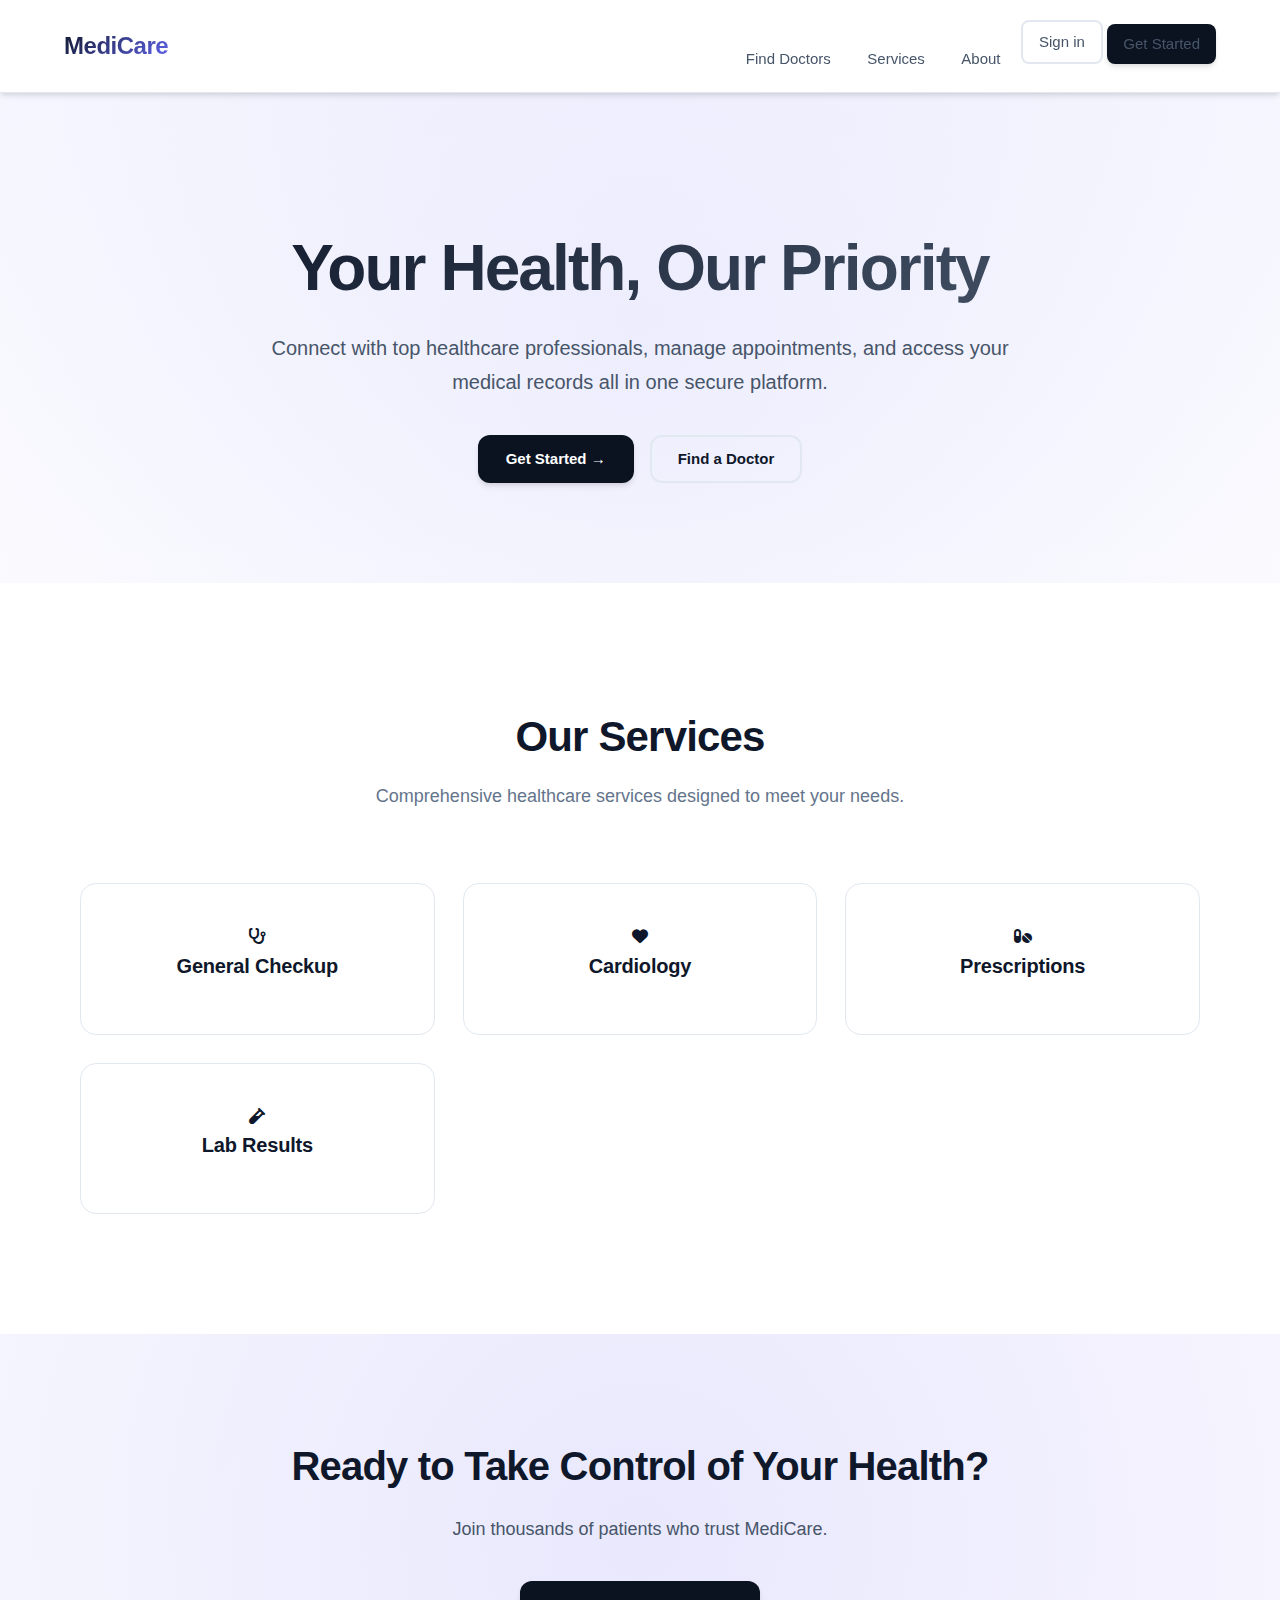
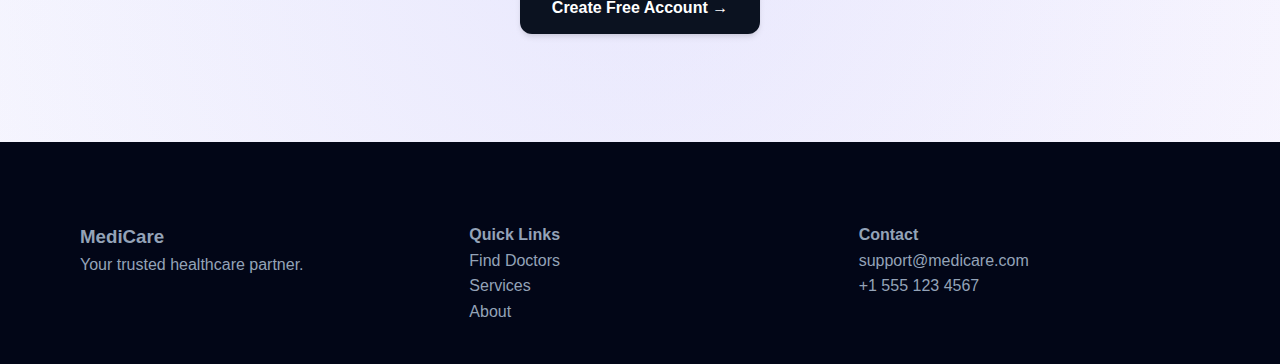
<file: smart-healthcare-frontend/index.html>
<!DOCTYPE html>
<html lang="en">

<head>
  <title>MediCare</title>
  <link rel="stylesheet" href="css/main.css">
  <link rel="stylesheet" href="https://cdnjs.cloudflare.com/ajax/libs/font-awesome/6.4.0/css/all.min.css" />
</head>

<body>

  <nav class="navbar">
    <h2>MediCare</h2>
    <div>
      <a href="#">Find Doctors</a>
      <a href="#">Services</a>
      <a href="#">About</a>
      <a href="login.html" class="btn-outline">Sign in</a>
      <a href="login.html" class="btn-dark">Get Started</a>
    </div>
  </nav>

  <section class="hero">
    <h1>Your Health, Our Priority</h1>
    <p>
      Connect with top healthcare professionals, manage appointments, and access
      your medical records all in one secure platform.
    </p>

    <div class="hero-buttons">
      <a href="login.html" class="btn-dark">Get Started →</a>
      <a href="#" class="btn-outline">Find a Doctor</a>
    </div>
  </section>

  <section class="services">
    <h2>Our Services</h2>
    <p>Comprehensive healthcare services designed to meet your needs.</p>

    <div class="service-grid">
      <div class="card"><i class="fa-solid fa-stethoscope"></i>
        <h3>General Checkup</h3>
      </div>
      <div class="card"><i class="fa-solid fa-heart"></i>
        <h3>Cardiology</h3>
      </div>
      <div class="card"><i class="fa-solid fa-pills"></i>
        <h3>Prescriptions</h3>
      </div>
      <div class="card"><i class="fa-solid fa-vial"></i>
        <h3>Lab Results</h3>
      </div>
    </div>
  </section>

  <section class="cta">
    <h2>Ready to Take Control of Your Health?</h2>
    <p>Join thousands of patients who trust MediCare.</p>
    <a href="login.html" class="btn-dark">Create Free Account →</a>
  </section>

  <footer>
    <div>
      <h3>MediCare</h3>
      <p>Your trusted healthcare partner.</p>
    </div>
    <div>
      <h4>Quick Links</h4>
      <p>Find Doctors</p>
      <p>Services</p>
      <p>About</p>
    </div>
    <div>
      <h4>Contact</h4>
      <p>support@medicare.com</p>
      <p>+1 555 123 4567</p>
    </div>
  </footer>

</body>

</html>
</file>
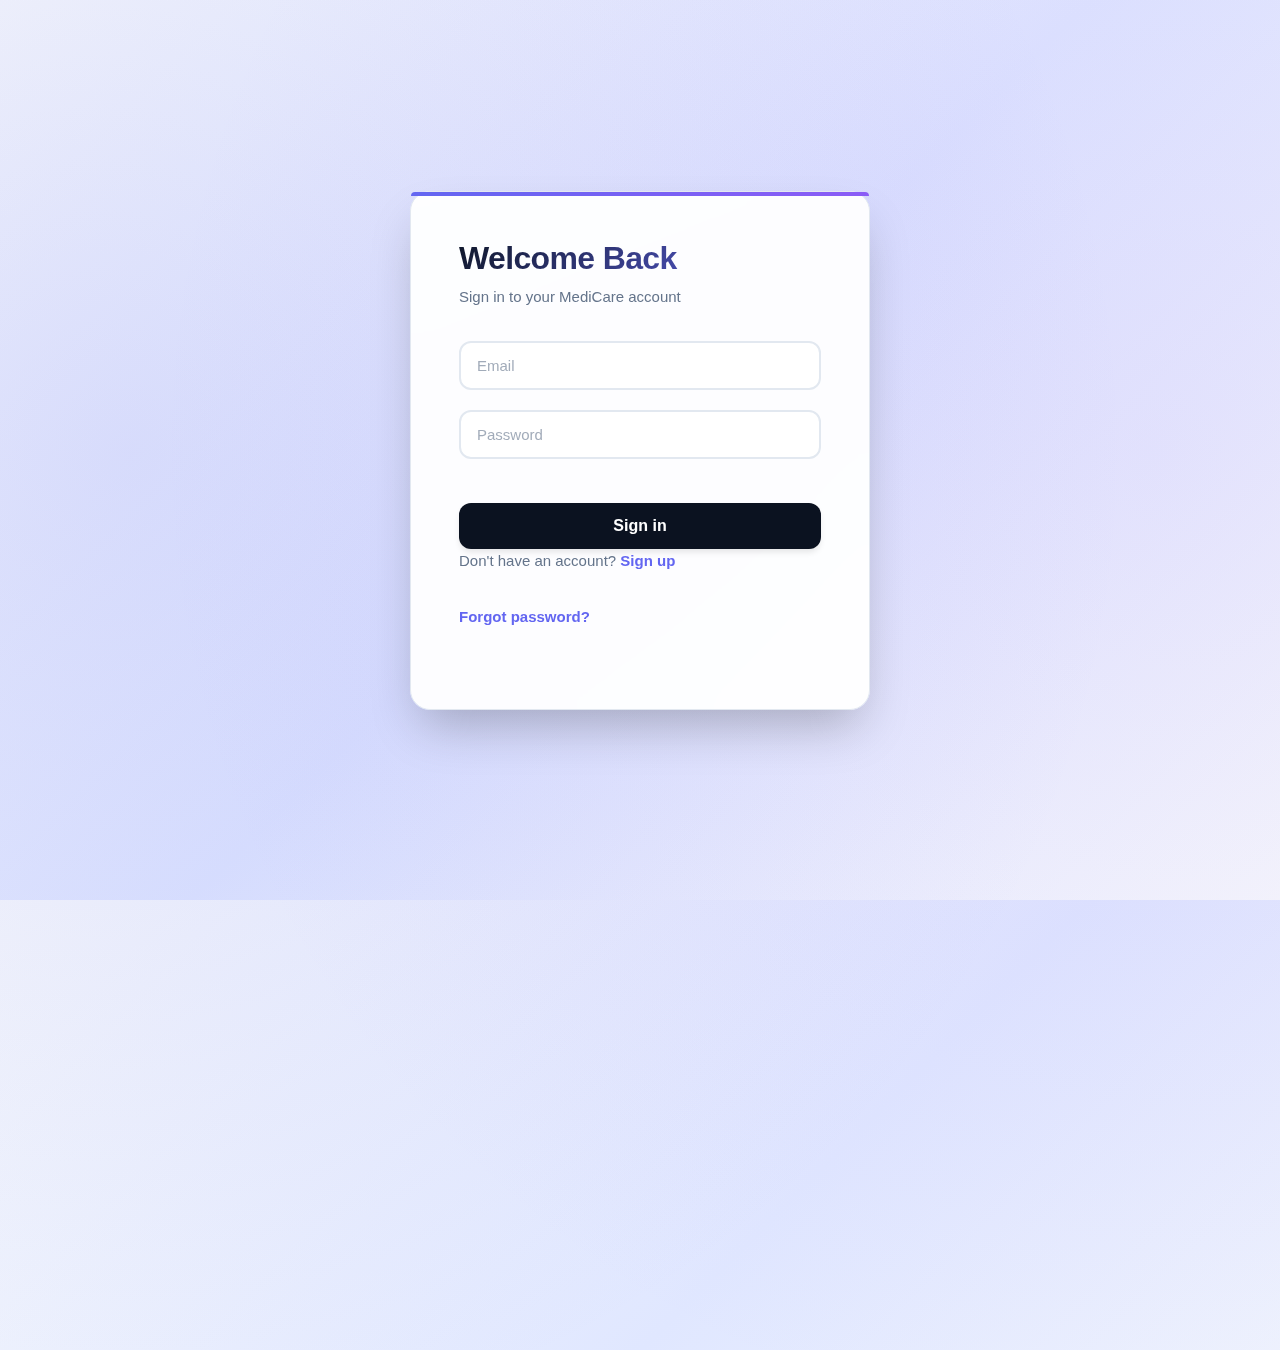
<file: smart-healthcare-frontend/admin-dashboard.html>
<!DOCTYPE html>
<html lang="en">

<head>
  <meta charset="UTF-8" />
  <title>Admin Dashboard | MediCare</title>
  <meta name="viewport" content="width=device-width, initial-scale=1.0" />

  <!-- Main CSS -->
  <link rel="stylesheet" href="css/dashboard.css" />
  <link rel="stylesheet" href="https://cdnjs.cloudflare.com/ajax/libs/font-awesome/6.4.0/css/all.min.css" />

  <!-- Added styles for audit status -->
  <style>
    .valid {
      color: green;
      font-weight: bold;
    }

    .invalid {
      color: red;
      font-weight: bold;
    }

    /* ✅ ADMIN ACTION BUTTONS */
    .admin-btn {
      padding: 6px 10px;
      border: none;
      cursor: pointer;
      border-radius: 4px;
      font-size: 12px;
      margin-right: 5px;
      transition: all 0.2s;
    }

    .admin-btn:hover:not(:disabled) {
      transform: translateY(-2px);
      box-shadow: 0 2px 4px rgba(0, 0, 0, 0.2);
    }

    .admin-btn:disabled {
      opacity: 0.5;
      cursor: not-allowed;
    }

    .delete-btn {
      background: #ff4d4d;
      color: white;
    }

    .delete-btn:hover:not(:disabled) {
      background: #e60000;
    }

    .edit-btn {
      background: #4d79ff;
      color: white;
    }

    .edit-btn:hover:not(:disabled) {
      background: #0040ff;
    }

    .view-btn {
      background: #10b981;
      color: white;
    }

    .view-btn:hover:not(:disabled) {
      background: #059669;
    }

    /* FILTER SECTION */
    .filter-section {
      background: white;
      padding: 1.5rem;
      border-radius: var(--radius-lg);
      margin-bottom: 2rem;
      box-shadow: var(--shadow-sm);
    }

    .filter-group {
      display: flex;
      gap: 1rem;
      flex-wrap: wrap;
      align-items: center;
    }

    .filter-group label {
      font-weight: 600;
      color: var(--text-primary);
    }

    .filter-group select,
    .filter-group input {
      padding: 0.5rem;
      border: 2px solid var(--border-color);
      border-radius: var(--radius-md);
      font-size: 0.9rem;
    }

    .filter-group button {
      padding: 0.5rem 1.5rem;
      background: var(--primary-color);
      color: white;
      border: none;
      border-radius: var(--radius-md);
      font-weight: 600;
      cursor: pointer;
      transition: all 0.2s;
    }

    .filter-group button:hover {
      background: var(--primary-dark);
    }

    /* ENHANCED TABLE */
    .table-section table {
      width: 100%;
      border-collapse: collapse;
      background: white;
      border-radius: var(--radius-lg);
      overflow: hidden;
      box-shadow: var(--shadow-sm);
    }

    .table-section table thead {
      background: linear-gradient(135deg, var(--primary-color), var(--primary-dark));
      color: white;
    }

    .table-section table th {
      padding: 1rem;
      text-align: left;
      font-weight: 600;
    }

    .table-section table td {
      padding: 1rem;
      border-bottom: 1px solid var(--border-color);
    }

    .table-section table tbody tr:hover {
      background: var(--bg-light);
    }

    .table-section table tbody tr:last-child td {
      border-bottom: none;
    }

    /* TABS */
    .tabs {
      display: flex;
      gap: 0.5rem;
      margin-bottom: 2rem;
      border-bottom: 2px solid var(--border-color);
    }

    .tab {
      padding: 1rem 2rem;
      background: none;
      border: none;
      border-bottom: 3px solid transparent;
      cursor: pointer;
      font-weight: 600;
      color: var(--text-secondary);
      transition: all 0.2s;
    }

    .tab:hover {
      color: var(--primary-color);
    }

    .tab.active {
      color: var(--primary-color);
      border-bottom-color: var(--primary-color);
    }

    .tab-content {
      display: none;
    }

    .tab-content.active {
      display: block;
    }

    /* CHARTS SECTION */
    .charts-section {
      display: grid;
      grid-template-columns: repeat(auto-fit, minmax(300px, 1fr));
      gap: 1.5rem;
      margin-bottom: 2rem;
    }

    .chart-card {
      background: white;
      padding: 1.5rem;
      border-radius: var(--radius-lg);
      box-shadow: var(--shadow-sm);
    }

    .chart-card h3 {
      margin-bottom: 1rem;
      color: var(--text-primary);
    }
  </style>
</head>

<body>

  <!-- ================= NAVBAR ================= -->
  <nav class="navbar">
    <div class="navbar-left">
      <h2>MediCare Admin</h2>
      <span class="tagline">System Management Portal</span>
    </div>

    <div class="navbar-right">
      <!-- Notifications -->
      <div class="notifications">
        <span class="notification-icon"><i class="fa-solid fa-bell"></i></span>
        <span class="notification-badge" id="adminNotificationBadge">0</span>
      </div>

      <!-- Profile -->
      <div class="profile-wrapper">
        <div id="profileCircle" class="profile-circle">A</div>

        <div id="profileMenu" class="profile-menu" style="display:none;">
          <div class="profile-info">
            <strong id="profileName">Admin</strong><br>
            <span>Administrator</span>
          </div>

          <hr>

          <a href="#" onclick="viewSystemLogs()">
            <span class="menu-icon"><i class="fa-solid fa-file-lines"></i></span> System Logs
          </a>
          <a href="#" onclick="viewUserManagement()">
            <span class="menu-icon"><i class="fa-solid fa-users"></i></span> User Management
          </a>
          <a href="#" onclick="viewReports()">
            <span class="menu-icon"><i class="fa-solid fa-chart-bar"></i></span> Reports
          </a>
          <a href="#" onclick="openSettings()">
            <span class="menu-icon"><i class="fa-solid fa-cog"></i></span> Settings
          </a>

          <hr>

          <a href="#" onclick="logout()">
            <span class="menu-icon"><i class="fa-solid fa-sign-out-alt"></i></span> Logout
          </a>
        </div>
      </div>
    </div>
  </nav>

  <!-- ================= MAIN DASHBOARD ================= -->
  <main class="dashboard">

    <!-- Header -->
    <section class="dashboard-header">
      <div class="header-content">
        <div>
          <h1>Admin Dashboard</h1>
          <p>System overview and prescription audit</p>
        </div>
        <div class="header-actions">
          <button class="btn-primary" onclick="exportData()">
            <i class="fa-solid fa-file-export"></i> Export Data
          </button>
          <button class="btn-secondary" onclick="refreshDashboard()">
            <i class="fa-solid fa-sync"></i> Refresh
          </button>
        </div>
      </div>
    </section>

    <!-- ================= STATS SECTION ================= -->
    <section class="stats-section">
      <div class="stat-card stat-card-blue">
        <div class="stat-icon"><i class="fa-solid fa-users"></i></div>
        <div class="stat-details">
          <h3 id="users">0</h3>
          <p>Total Users</p>
        </div>
      </div>

      <div class="stat-card stat-card-green">
        <div class="stat-icon"><i class="fa-solid fa-user-md"></i></div>
        <div class="stat-details">
          <h3 id="doctors">0</h3>
          <p>Doctors</p>
        </div>
      </div>

      <div class="stat-card stat-card-orange">
        <div class="stat-icon"><i class="fa-solid fa-user-injured"></i></div>
        <div class="stat-details">
          <h3 id="patients">0</h3>
          <p>Patients</p>
        </div>
      </div>

      <div class="stat-card stat-card-purple">
        <div class="stat-icon"><i class="fa-solid fa-calendar-alt"></i></div>
        <div class="stat-details">
          <h3 id="appointments">0</h3>
          <p>Appointments</p>
        </div>
      </div>
    </section>

    <!-- ================= ADDITIONAL STATS ================= -->
    <section class="charts-section">
      <div class="chart-card">
        <h3><i class="fa-solid fa-chart-bar"></i> Quick Stats</h3>
        <div style="display: flex; flex-direction: column; gap: 0.75rem;">
          <div style="display: flex; justify-content: space-between;">
            <span>Active Prescriptions:</span>
            <strong id="activePrescriptions">0</strong>
          </div>
          <div style="display: flex; justify-content: space-between;">
            <span>Revoked Prescriptions:</span>
            <strong id="revokedPrescriptions" style="color: var(--danger-color);">0</strong>
          </div>
          <div style="display: flex; justify-content: space-between;">
            <span>Invalid Signatures:</span>
            <strong id="invalidSignatures" style="color: var(--accent-orange);">0</strong>
          </div>
        </div>
      </div>

      <div class="chart-card">
        <h3><i class="fa-solid fa-chart-line"></i> Today's Activity</h3>
        <div style="display: flex; flex-direction: column; gap: 0.75rem;">
          <div style="display: flex; justify-content: space-between;">
            <span>New Appointments:</span>
            <strong id="todayAppointments">0</strong>
          </div>
          <div style="display: flex; justify-content: space-between;">
            <span>Completed:</span>
            <strong id="todayCompleted">0</strong>
          </div>
          <div style="display: flex; justify-content: space-between;">
            <span>Cancelled:</span>
            <strong id="todayCancelled">0</strong>
          </div>
        </div>
      </div>

      <div class="chart-card">
        <h3>🔐 System Health</h3>
        <div style="display: flex; flex-direction: column; gap: 0.75rem;">
          <div style="display: flex; justify-content: space-between;">
            <span>System Status:</span>
            <strong style="color: var(--secondary-color);">Online <i class="fa-solid fa-check-circle"></i></strong>
          </div>
          <div style="display: flex; justify-content: space-between;">
            <span>Database:</span>
            <strong style="color: var(--secondary-color);">Connected <i class="fa-solid fa-check-circle"></i></strong>
          </div>
          <div style="display: flex; justify-content: space-between;">
            <span>Last Backup:</span>
            <strong id="lastBackup">Today</strong>
          </div>
        </div>
      </div>
    </section>

    <!-- ================= TABS NAVIGATION ================= -->
    <div class="tabs">
      <button class="tab active" onclick="switchTab('prescriptions')">
        <i class="fa-solid fa-file-invoice"></i> Prescription Audit
      </button>
      <button class="tab" onclick="switchTab('users')">
        <i class="fa-solid fa-users-gear"></i> User Management
      </button>
      <button class="tab" onclick="switchTab('appointments')">
        <i class="fa-solid fa-calendar-check"></i> Appointments
      </button>
      <button class="tab" onclick="switchTab('analytics')">
        <i class="fa-solid fa-chart-pie"></i> Analytics
      </button>
    </div>

    <!-- ================= PRESCRIPTION AUDIT TAB ================= -->
    <div id="prescriptions-tab" class="tab-content active">

      <!-- FILTER SECTION -->
      <div class="filter-section">
        <h3 style="margin-bottom: 1rem;"><i class="fa-solid fa-search"></i> Filter Prescriptions</h3>
        <div class="filter-group">
          <label>Status:</label>
          <select id="filterStatus" onchange="applyFilters()">
            <option value="all">All</option>
            <option value="active">Active</option>
            <option value="revoked">Revoked</option>
            <option value="invalid">Invalid Signature</option>
          </select>

          <label>Date From:</label>
          <input type="date" id="filterDateFrom" onchange="applyFilters()">

          <label>Date To:</label>
          <input type="date" id="filterDateTo" onchange="applyFilters()">

          <button onclick="clearFilters()">Clear Filters</button>
        </div>
      </div>

      <!-- PRESCRIPTION AUDIT TABLE -->
      <section class="table-section">
        <h2>Prescription Audit Log</h2>

        <table>
          <thead>
            <tr>
              <th>Patient</th>
              <th>Doctor</th>
              <th>Date</th>
              <th>Signature</th>
              <th>Status</th>
              <th>Actions</th>
            </tr>
          </thead>

          <tbody id="prescriptionTable">
            <tr>
              <td colspan="6" style="text-align: center;">
                <p class="loading">Loading prescriptions...</p>
              </td>
            </tr>
          </tbody>
        </table>
      </section>
    </div>

    <!-- ================= USER MANAGEMENT TAB ================= -->
    <div id="users-tab" class="tab-content">
      <section class="table-section">
        <h2>User Management</h2>
        <p style="color: var(--text-secondary); margin-bottom: 1rem;">
          Manage system users, roles, and permissions
        </p>
        <div id="userManagementContent">
          <table>
            <thead>
              <tr>
                <th>User Name</th>
                <th>Email</th>
                <th>Role</th>
                <th>Actions</th>
              </tr>
            </thead>
            <tbody id="userTableBody">
              <tr>
                <td colspan="4" style="text-align:center;">Loading users...</td>
              </tr>
            </tbody>
          </table>
        </div>
      </section>
    </div>

    <!-- ================= APPOINTMENTS TAB ================= -->
    <div id="appointments-tab" class="tab-content">
      <section class="table-section">
        <h2>All Appointments</h2>
        <p style="color: var(--text-secondary); margin-bottom: 1rem;">
          View and manage all system appointments
        </p>
        <div id="appointmentsContent">
          <table>
            <thead>
              <tr>
                <th>Patient</th>
                <th>Doctor</th>
                <th>Date / Time</th>
                <th>Status</th>
                <th>Actions</th>
              </tr>
            </thead>
            <tbody id="appointmentTableBody">
              <tr>
                <td colspan="5" style="text-align:center;">Loading appointments...</td>
              </tr>
            </tbody>
          </table>
        </div>
      </section>
    </div>

    <!-- ================= ANALYTICS TAB ================= -->
    <div id="analytics-tab" class="tab-content">
      <section class="table-section">
        <h2>Analytics & Reports</h2>
        <p style="color: var(--text-secondary); margin-bottom: 1rem;">
          System analytics and performance metrics
        </p>
        <div id="analyticsContent">
          <p>Analytics dashboard - Coming soon</p>
        </div>
      </section>
    </div>

  </main>

  <!-- ================= PRESCRIPTION DETAILS MODAL ================= -->
  <div id="prescriptionDetailsModal" class="modal" style="display:none;">
    <div class="modal-content">
      <div class="modal-header">
        <h2>Prescription Details</h2>
        <button class="close-btn" onclick="closePrescriptionDetails()">×</button>
      </div>

      <div style="padding: 2rem;">
        <div id="prescriptionDetailsContent">
          Loading...
        </div>
      </div>
    </div>
  </div>

  <!-- JavaScript -->
  <script src="js/admin-dashboard.js"></script>

  <!-- Fallback if JS is disabled -->
  <noscript>
    <p style="color:red; text-align:center;">
      JavaScript is required to use the Admin Dashboard.
    </p>
  </noscript>

</body>

</html>
</file>
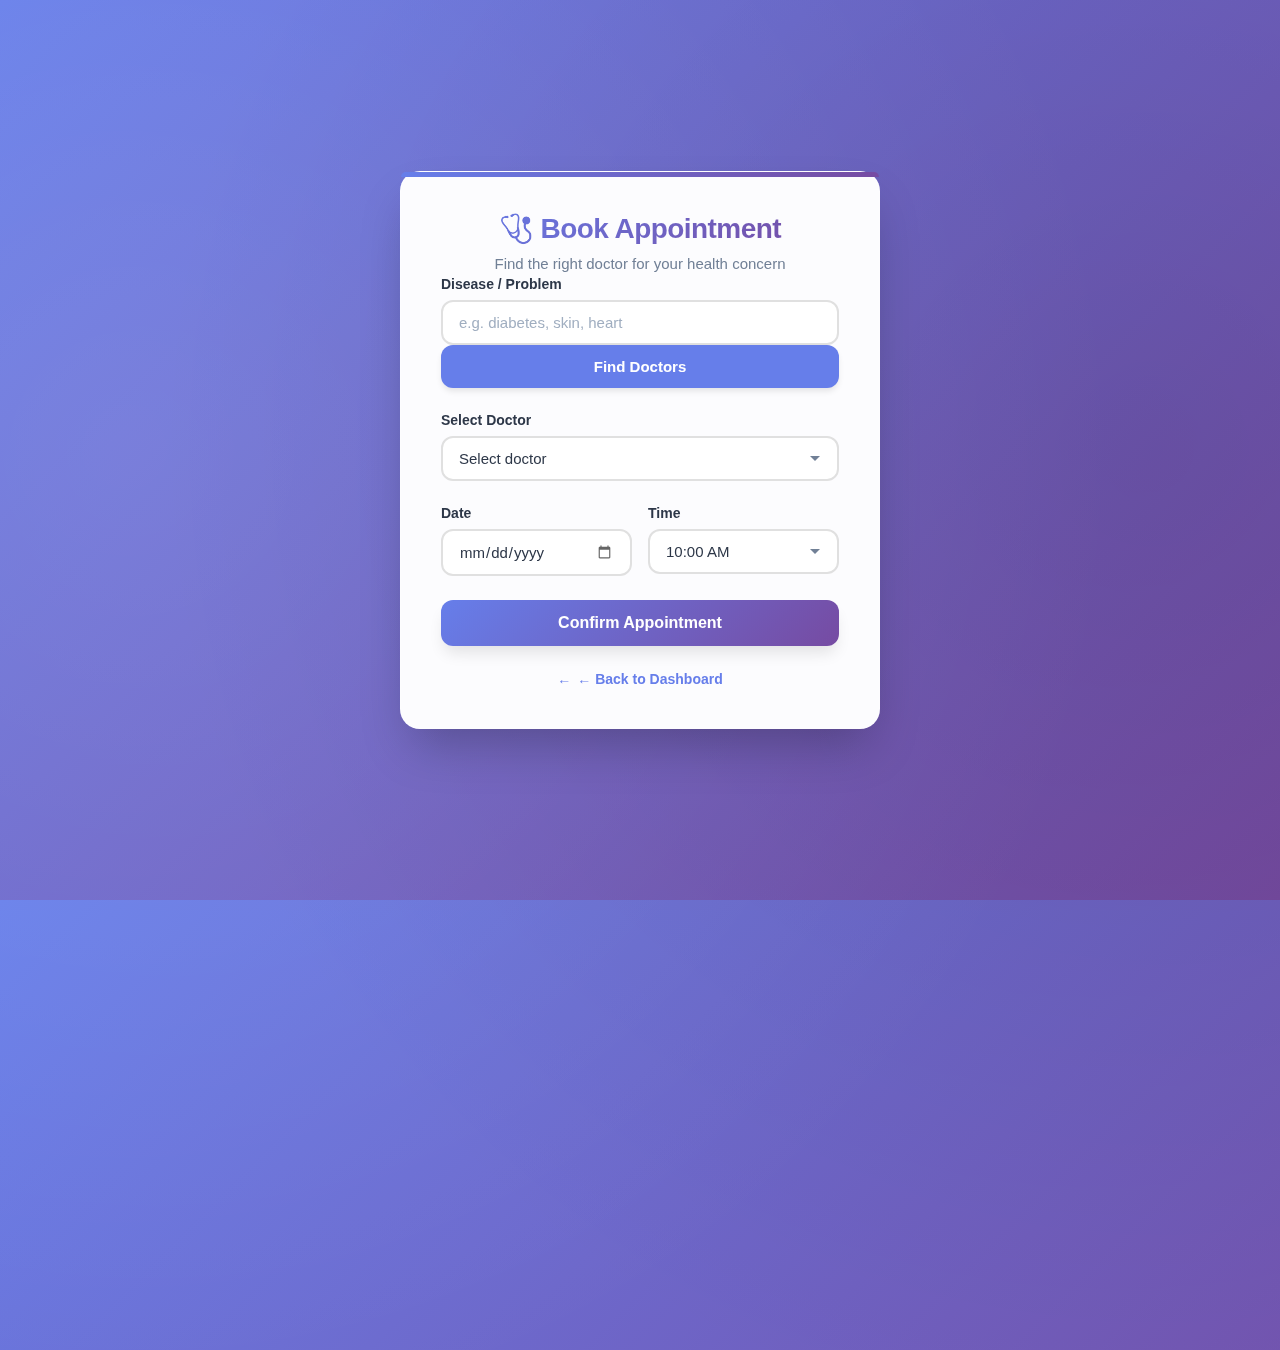
<file: smart-healthcare-frontend/appointment.html>
<!DOCTYPE html>
<html lang="en">

<head>
  <meta charset="UTF-8" />
  <title>Book Appointment</title>
  <link rel="stylesheet" href="css/appointment.css" />
</head>

<body>

  <div class="appointment-container">
    <h2>🩺 Book Appointment</h2>
    <p class="subtitle">Find the right doctor for your health concern</p>

    <div class="form-group">
      <label>Disease / Problem</label>
      <input type="text" id="disease" placeholder="e.g. diabetes, skin, heart" />
      <button type="button" class="btn" onclick="findDoctors()">
        Find Doctors
      </button>
    </div>

    <div class="form-group">
      <label>Select Doctor</label>
      <select id="doctorSelect">
        <option value="">Select doctor</option>
      </select>
    </div>

    <div class="form-row">
      <div class="form-group">
        <label>Date</label>
        <input type="date" id="date" />
      </div>

      <div class="form-group">
        <label>Time</label>
        <select id="time">
          <option value="10:00 AM">10:00 AM</option>
          <option value="11:00 AM">11:00 AM</option>
          <option value="3:00 PM">3:00 PM</option>
          <option value="4:00 PM">4:00 PM</option>
        </select>
      </div>
    </div>

    <!-- ✅ FIXED BUTTON -->
    <button type="button" class="btn-primary" onclick="bookAppointment()">
      Confirm Appointment
    </button>

    <p class="back-link">
      <a href="dashboard.html">← Back to Dashboard</a>
    </p>
  </div>

  <script src="js/config.js"></script>
  <script src="js/appointment.js"></script>
</body>

</html>
</file>
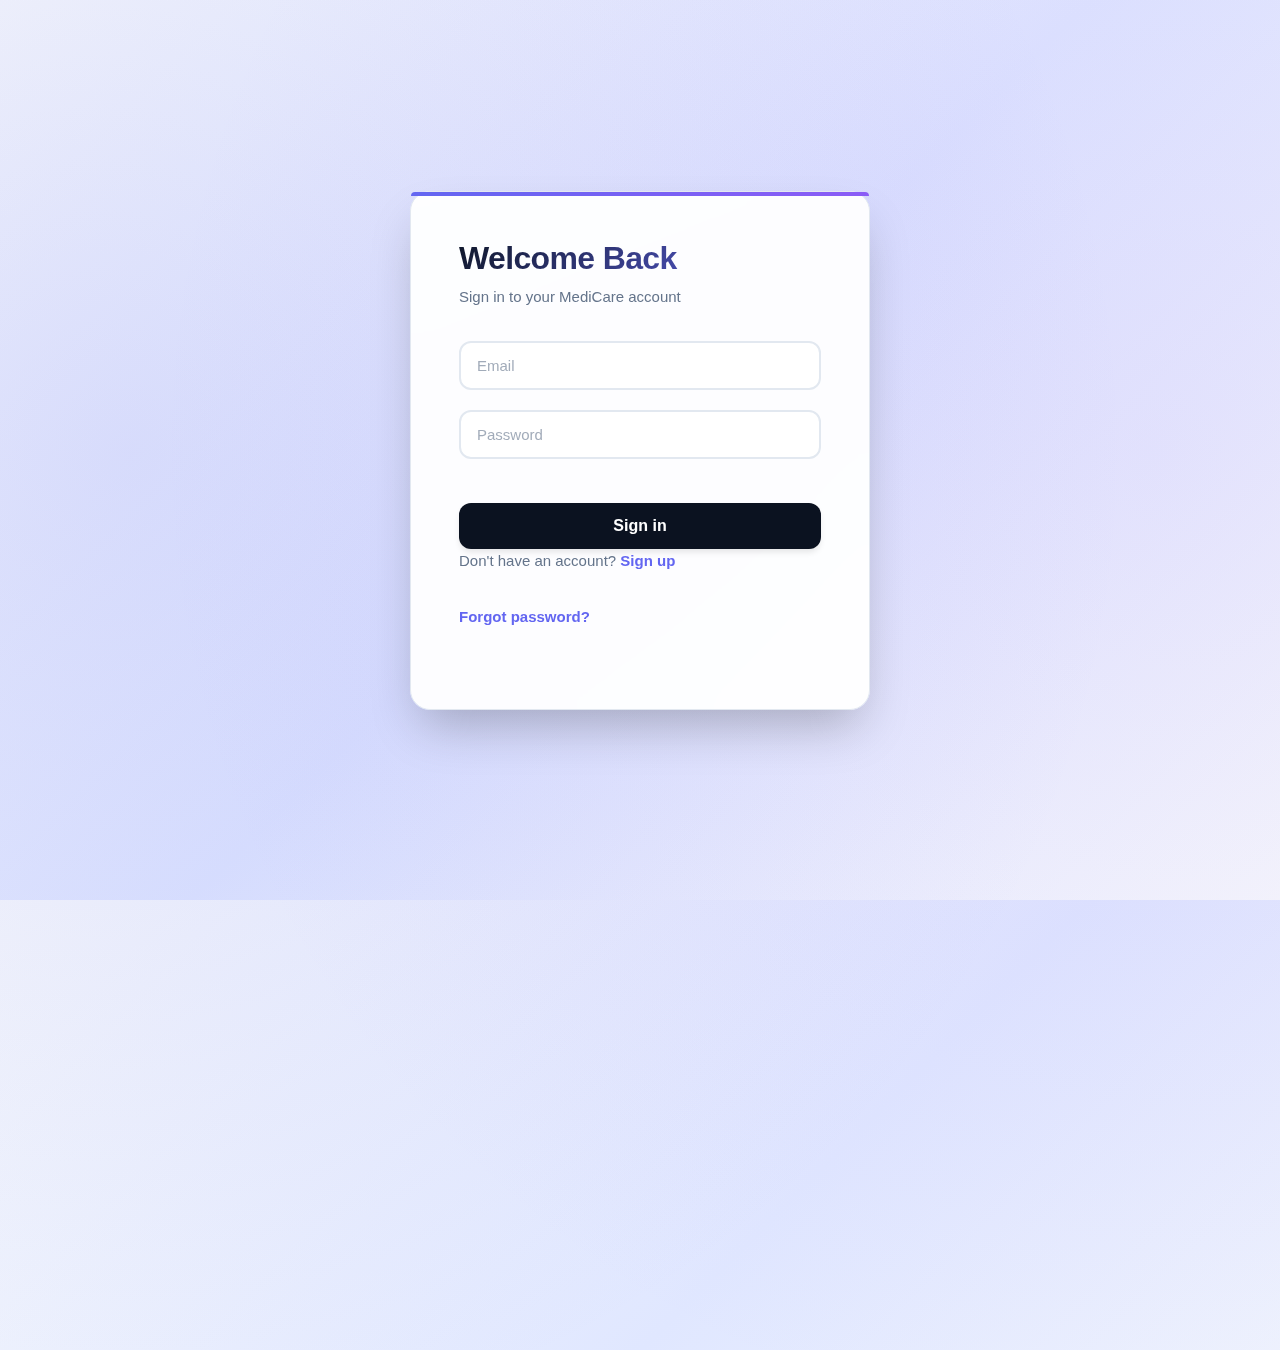
<file: smart-healthcare-frontend/dashboard.html>
<!DOCTYPE html>
<html lang="en">

<head>
  <meta charset="UTF-8" />
  <title>Dashboard | MediCare</title>
  <meta name="viewport" content="width=device-width, initial-scale=1.0" />
  <link rel="stylesheet" href="css/dashboard.css" />
  <link rel="stylesheet" href="https://cdnjs.cloudflare.com/ajax/libs/font-awesome/6.4.0/css/all.min.css" />
</head>

<body>

  <!-- ================= NAVBAR ================= -->
  <nav class="navbar">
    <div class="navbar-left">
      <h2>MediCare</h2>
      <span class="tagline">Your Health, Our Priority</span>
    </div>

    <div class="nav-links">
      <a href="find-doctor.html"><i class="fa-solid fa-search"></i> Find Doctors</a>
      <a href="appointment.html"><i class="fa-solid fa-calendar"></i> Appointments</a>
      <a href="records.html"><i class="fa-solid fa-file-medical"></i> Records</a>
      <a href="#"><i class="fa-solid fa-pills"></i> Services</a>
      <a href="#"><i class="fa-solid fa-info-circle"></i> About</a>
    </div>

    <div class="navbar-right">
      <!-- Notifications -->
      <div class="notifications">
        <span class="notification-icon"><i class="fa-solid fa-bell"></i></span>
        <span class="notification-badge" id="notificationBadge">0</span>
      </div>

      <!-- Profile -->
      <div class="profile-wrapper">
        <div id="profileCircle" class="profile-circle">N</div>

        <div id="profileMenu" class="profile-menu">
          <div class="profile-info">
            <strong id="profileName">Navadeep</strong><br>
            <span>Patient</span>
          </div>

          <hr>

          <!-- ✅ ORIGINAL LINKS PRESERVED -->
          <a href="dashboard.html">
            <span class="menu-icon"><i class="fa-solid fa-home"></i></span> Dashboard
          </a>
          <a href="appointment.html">
            <span class="menu-icon"><i class="fa-solid fa-calendar"></i></span> Appointments
          </a>
          <a href="records.html">
            <span class="menu-icon"><i class="fa-solid fa-file-medical"></i></span> Medical Records
          </a>

          <!-- ✅ NEW LINKS ADDED -->
          <a href="#" onclick="viewPrescriptionHistory()">
            <span class="menu-icon"><i class="fa-solid fa-pills"></i></span> Prescription History
          </a>
          <a href="#" onclick="viewLabReports()">
            <span class="menu-icon"><i class="fa-solid fa-vial"></i></span> Lab Reports
          </a>
          <a href="#" onclick="openHealthMetrics()">
            <span class="menu-icon"><i class="fa-solid fa-chart-line"></i></span> Health Metrics
          </a>
          <a href="#" onclick="openEditProfile()">
            <span class="menu-icon"><i class="fa-solid fa-user-edit"></i></span> Edit Profile
          </a>
          <a href="#" onclick="openSettings()">
            <span class="menu-icon"><i class="fa-solid fa-cog"></i></span> Settings
          </a>

          <hr>

          <a href="#" onclick="logout()" class="logout">
            <span class="menu-icon"><i class="fa-solid fa-sign-out-alt"></i></span> Sign out
          </a>
        </div>
      </div>
    </div>
  </nav>

  <!-- ================= MAIN DASHBOARD ================= -->
  <main class="dashboard">

    <!-- Header -->
    <section class="dashboard-header">
      <div class="header-content">
        <div>
          <h1 id="welcome">Welcome back!</h1>
          <p>Manage your health journey from your personal dashboard.</p>
        </div>
        <div class="header-actions">
          <button class="btn-primary" onclick="window.location.href='appointment.html'">
            <i class="fa-solid fa-plus"></i> Book Appointment
          </button>
          <button class="btn-secondary" onclick="openEmergencyContact()">
            <i class="fa-solid fa-life-ring"></i> Emergency
          </button>
        </div>
      </div>
    </section>

    <!-- ================= HEALTH STATISTICS ================= -->
    <section class="stats-section">
      <div class="stat-card stat-card-blue">
        <div class="stat-icon"><i class="fa-solid fa-calendar"></i></div>
        <div class="stat-details">
          <h3 id="totalAppointments">0</h3>
          <p>Total Appointments</p>
        </div>
      </div>

      <div class="stat-card stat-card-green">
        <div class="stat-icon"><i class="fa-solid fa-check-circle"></i></div>
        <div class="stat-details">
          <h3 id="completedAppointments">0</h3>
          <p>Completed</p>
        </div>
      </div>

      <div class="stat-card stat-card-orange">
        <div class="stat-icon"><i class="fa-solid fa-clock"></i></div>
        <div class="stat-details">
          <h3 id="upcomingAppointments">0</h3>
          <p>Upcoming</p>
        </div>
      </div>

      <div class="stat-card stat-card-purple">
        <div class="stat-icon"><i class="fa-solid fa-pills"></i></div>
        <div class="stat-details">
          <h3 id="totalPrescriptions">0</h3>
          <p>Prescriptions</p>
        </div>
      </div>
    </section>

    <!-- ================= QUICK ACTIONS ================= -->
    <section class="quick-actions">

      <div class="action-card" onclick="window.location.href='appointment.html'">
        <div class="action-icon"><i class="fa-solid fa-calendar-plus"></i></div>
        <h3>Book Appointment</h3>
        <p>Find a doctor and schedule</p>
      </div>

      <div class="action-card" onclick="window.location.href='records.html'">
        <div class="action-icon"><i class="fa-solid fa-file-medical"></i></div>
        <h3>Medical Records</h3>
        <p>View your health history</p>
      </div>

      <div class="action-card" onclick="viewPrescriptionHistory()">
        <div class="action-icon"><i class="fa-solid fa-pills"></i></div>
        <h3>Prescriptions</h3>
        <p>View all prescriptions</p>
      </div>

      <div class="action-card highlight" onclick="openMessaging()">
        <div class="action-icon"><i class="fa-solid fa-comments"></i></div>
        <h3>Messages</h3>
        <p>Chat with your doctors</p>
      </div>

      <div class="action-card" onclick="openEditProfile()">
        <div class="action-icon"><i class="fa-solid fa-user-edit"></i></div>
        <h3>Edit Profile</h3>
        <p>Update your information</p>
      </div>

    </section>

    <!-- ================= MAIN CONTENT GRID ================= -->
    <section class="content-grid">

      <!-- ================= LEFT COLUMN ================= -->
      <div class="main-column">

        <!-- Upcoming Appointments -->
        <div class="info-card">
          <div class="card-header">
            <h2>Upcoming Appointments</h2>
            <a href="appointment.html" class="view-all-link">View All →</a>
          </div>

          <div class="info-body">
            <div class="card-icon"><i class="fa-solid fa-calendar-check"></i></div>

            <!-- ✅ REQUIRED CONTAINER -->
            <div id="appointments">
              <p class="loading">Loading appointments...</p>
            </div>

            <button class="btn-dark btn-full-width" onclick="window.location.href='appointment.html'">
              <i class="fa-solid fa-calendar-plus"></i> Book New Appointment
            </button>
          </div>
        </div>

        <!-- ================= RECENT PRESCRIPTIONS ================= -->
        <div class="info-card">
          <div class="card-header">
            <h2>Recent Prescriptions</h2>
            <a href="#" onclick="viewPrescriptionHistory()" class="view-all-link">View All →</a>
          </div>

          <div class="info-body">
            <div class="card-icon"><i class="fa-solid fa-file-prescription"></i></div>

            <!-- ✅ REQUIRED CONTAINER -->
            <div id="prescriptions">
              <p class="loading">Loading prescriptions...</p>
            </div>
          </div>
        </div>
      </div>

      <!-- ================= RIGHT SIDEBAR ================= -->
      <div class="sidebar-column">

        <!-- Health Tips Card -->
        <div class="info-card tips-card">
          <h2>Health Tips</h2>
          <div class="tips-content">
            <div class="tip-item">
              <span class="tip-icon"><i class="fa-solid fa-droplet"></i></span>
              <p>Drink 8 glasses of water daily</p>
            </div>
            <div class="tip-item">
              <span class="tip-icon"><i class="fa-solid fa-person-running"></i></span>
              <p>Exercise for 30 minutes daily</p>
            </div>
            <div class="tip-item">
              <span class="tip-icon"><i class="fa-solid fa-moon"></i></span>
              <p>Get 7-8 hours of sleep</p>
            </div>
            <div class="tip-item">
              <span class="tip-icon"><i class="fa-solid fa-bowl-food"></i></span>
              <p>Eat balanced, nutritious meals</p>
            </div>
          </div>
        </div>

        <!-- Emergency Contacts Card -->
        <div class="info-card emergency-card">
          <h2>Emergency Contacts</h2>
          <div class="emergency-content">
            <div class="emergency-item">
              <span class="emergency-icon"><i class="fa-solid fa-ambulance"></i></span>
              <div>
                <strong>Ambulance</strong>
                <p>102 / 108</p>
              </div>
            </div>
            <div class="emergency-item">
              <span class="emergency-icon"><i class="fa-solid fa-hospital"></i></span>
              <div>
                <strong>Hospital</strong>
                <p>+91 XXXXX XXXXX</p>
              </div>
            </div>
            <div class="emergency-item">
              <span class="emergency-icon"><i class="fa-solid fa-user-md"></i></span>
              <div>
                <strong>Your Doctor</strong>
                <p id="primaryDoctorContact">Not set</p>
              </div>
            </div>
            <button class="btn-emergency" onclick="openEmergencyContact()">
              <i class="fa-solid fa-phone-volume"></i> Call Emergency
            </button>
          </div>
        </div>

        <!-- Recent Activity Card -->
        <div class="info-card activity-card">
          <h2>Recent Activity</h2>
          <div id="recentActivity">
            <!-- Dynamic content -->
          </div>
        </div>

      </div>

    </section>

  </main>

  <!-- ================= EDIT PROFILE MODAL ================= -->
  <div id="editProfileModal" class="modal" style="display:none;">
    <div class="modal-content">
      <div class="modal-header">
        <h2>Edit Profile</h2>
        <button class="close-btn" onclick="closeEditProfile()">×</button>
      </div>

      <form onsubmit="saveProfile(event)">
        <div class="form-group">
          <label>Name</label>
          <input id="editName" required>
        </div>

        <div class="form-group">
          <label>Email</label>
          <input id="editEmail" type="email" required>
        </div>

        <div class="form-group">
          <label>Phone Number</label>
          <input id="editPhone" type="tel" placeholder="+91 XXXXX XXXXX">
        </div>

        <div class="form-group">
          <label>Date of Birth</label>
          <input id="editDOB" type="date">
        </div>

        <div class="form-group">
          <label>Blood Group</label>
          <select id="editBloodGroup">
            <option value="">Select Blood Group</option>
            <option value="A+">A+</option>
            <option value="A-">A-</option>
            <option value="B+">B+</option>
            <option value="B-">B-</option>
            <option value="O+">O+</option>
            <option value="O-">O-</option>
            <option value="AB+">AB+</option>
            <option value="AB-">AB-</option>
          </select>
        </div>

        <div class="form-group">
          <label>Address</label>
          <textarea id="editAddress" rows="3"></textarea>
        </div>

        <div class="modal-actions">
          <button type="submit" class="btn-dark">Save Changes</button>
          <button type="button" class="btn-light" onclick="closeEditProfile()">Cancel</button>
        </div>
      </form>
    </div>
  </div>

  <!-- ================= EMERGENCY CONTACT MODAL ================= -->
  <div id="emergencyModal" class="modal" style="display:none;">
    <div class="modal-content">
      <div class="modal-header">
        <h2><i class="fa-solid fa-life-ring"></i> Emergency Contacts</h2>
        <button class="close-btn" onclick="closeEmergencyContact()">×</button>
      </div>

      <div style="padding: 2rem;">
        <div class="emergency-list">
          <div class="emergency-contact-item">
            <h3><i class="fa-solid fa-ambulance"></i> Ambulance</h3>
            <p class="emergency-number">102 / 108</p>
            <button class="btn-emergency" onclick="window.location.href='tel:102'">Call Now</button>
          </div>

          <div class="emergency-contact-item">
            <h3><i class="fa-solid fa-hospital"></i> Nearest Hospital</h3>
            <p class="emergency-number">+91 XXXXX XXXXX</p>
            <button class="btn-emergency" onclick="alert('Calling hospital...')">Call Now</button>
          </div>

          <div class="emergency-contact-item">
            <h3><i class="fa-solid fa-user-md"></i> Your Primary Doctor</h3>
            <p class="emergency-number">Not configured</p>
            <button class="btn-secondary" onclick="alert('Set up in Profile Settings')">Set Contact</button>
          </div>
        </div>
      </div>
    </div>
  </div>

  <!-- ================= HEALTH METRICS MODAL ================= -->
  <div id="healthMetricsModal" class="modal" style="display:none;">
    <div class="modal-content">
      <div class="modal-header">
        <h2><i class="fa-solid fa-heartbeat"></i> Health Metrics</h2>
        <button class="close-btn" onclick="closeHealthMetrics()">×</button>
      </div>
      <form onsubmit="saveHealthMetrics(event)" style="padding: 2rem;">
        <div class="form-grid" style="display: grid; grid-template-columns: 1fr 1fr; gap: 1rem; margin-bottom: 1.5rem;">
          <div class="form-group">
            <label>Weight (kg)</label>
            <input type="number" id="metricWeight" step="0.1">
          </div>
          <div class="form-group">
            <label>Blood Pressure</label>
            <input type="text" id="metricBP" placeholder="120/80">
          </div>
          <div class="form-group">
            <label>Blood Group</label>
            <select id="metricBloodGroup">
              <option value="">Select</option>
              <option value="A+">A+</option>
              <option value="A-">A-</option>
              <option value="B+">B+</option>
              <option value="B-">B-</option>
              <option value="AB+">AB+</option>
              <option value="AB-">AB-</option>
              <option value="O+">O+</option>
              <option value="O-">O-</option>
            </select>
          </div>
          <div class="form-group">
            <label>Blood Sugar (mg/dL)</label>
            <input type="number" id="metricSugar">
          </div>
        </div>
        <button type="submit" class="btn-primary" style="width: 100%;">Update Metrics</button>
      </form>
    </div>
  </div>

  <!-- ================= PRESCRIPTION HISTORY MODAL ================= -->
  <div id="prescriptionHistoryModal" class="modal" style="display:none;">
    <div class="modal-content" style="max-width: 800px;">
      <div class="modal-header">
        <h2><i class="fa-solid fa-history"></i> Prescription History</h2>
        <button class="close-btn" onclick="closePrescriptionHistory()">×</button>
      </div>
      <div style="padding: 2rem; max-height: 60vh; overflow-y: auto;">
        <div id="prescriptionHistoryContent">
          <p>Loading your medical history...</p>
        </div>
      </div>
    </div>
  </div>

  <!-- ================= LAB REPORTS MODAL ================= -->
  <div id="labReportsModal" class="modal" style="display:none;">
    <div class="modal-content" style="max-width: 800px;">
      <div class="modal-header">
        <h2><i class="fa-solid fa-vial-circle-check"></i> Lab / Medical Reports</h2>
        <button class="close-btn" onclick="closeLabReports()">×</button>
      </div>
      <div style="padding: 2rem; max-height: 60vh; overflow-y: auto;">
        <div id="labReportsContent">
          <p>Loading your reports...</p>
        </div>
      </div>
    </div>
  </div>

  <!-- ================= MESSAGING MODAL ================= -->
  <div id="messagingModal" class="modal" style="display:none;">
    <div class="modal-content" style="max-width: 600px;">
      <div class="modal-header">
        <h2><i class="fa-solid fa-comments"></i> Secure Messaging</h2>
        <button class="close-btn" onclick="closeMessaging()">×</button>
      </div>
      <div style="padding: 1.5rem;">
        <div id="messageHistory"
          style="height: 300px; overflow-y: auto; border: 1px solid var(--border-color); padding: 1rem; border-radius: var(--radius-md); margin-bottom: 1rem; background: var(--bg-light);">
          <p style="text-align: center; color: var(--text-secondary);">Select a doctor to start chatting</p>
        </div>
        <div class="message-input-area" style="display: flex; gap: 0.5rem;">
          <select id="messageRecipient"
            style="flex: 1; padding: 0.5rem; border-radius: var(--radius-md); border: 1px solid var(--border-color);">
            <option value="">Select Doctor</option>
          </select>
          <input type="text" id="messageContent" placeholder="Type a message..."
            style="flex: 3; padding: 0.5rem; border-radius: var(--radius-md); border: 1px solid var(--border-color);">
          <button class="btn-primary" onclick="sendMessage()" style="padding: 0.5rem 1rem;"><i
              class="fa-solid fa-paper-plane"></i></button>
        </div>
      </div>
    </div>
  </div>

  <!-- ================= SCRIPTS ================= -->
  <script src="js/config.js"></script>
  <script src="js/dashboard.js"></script>

</body>

</html>
</file>
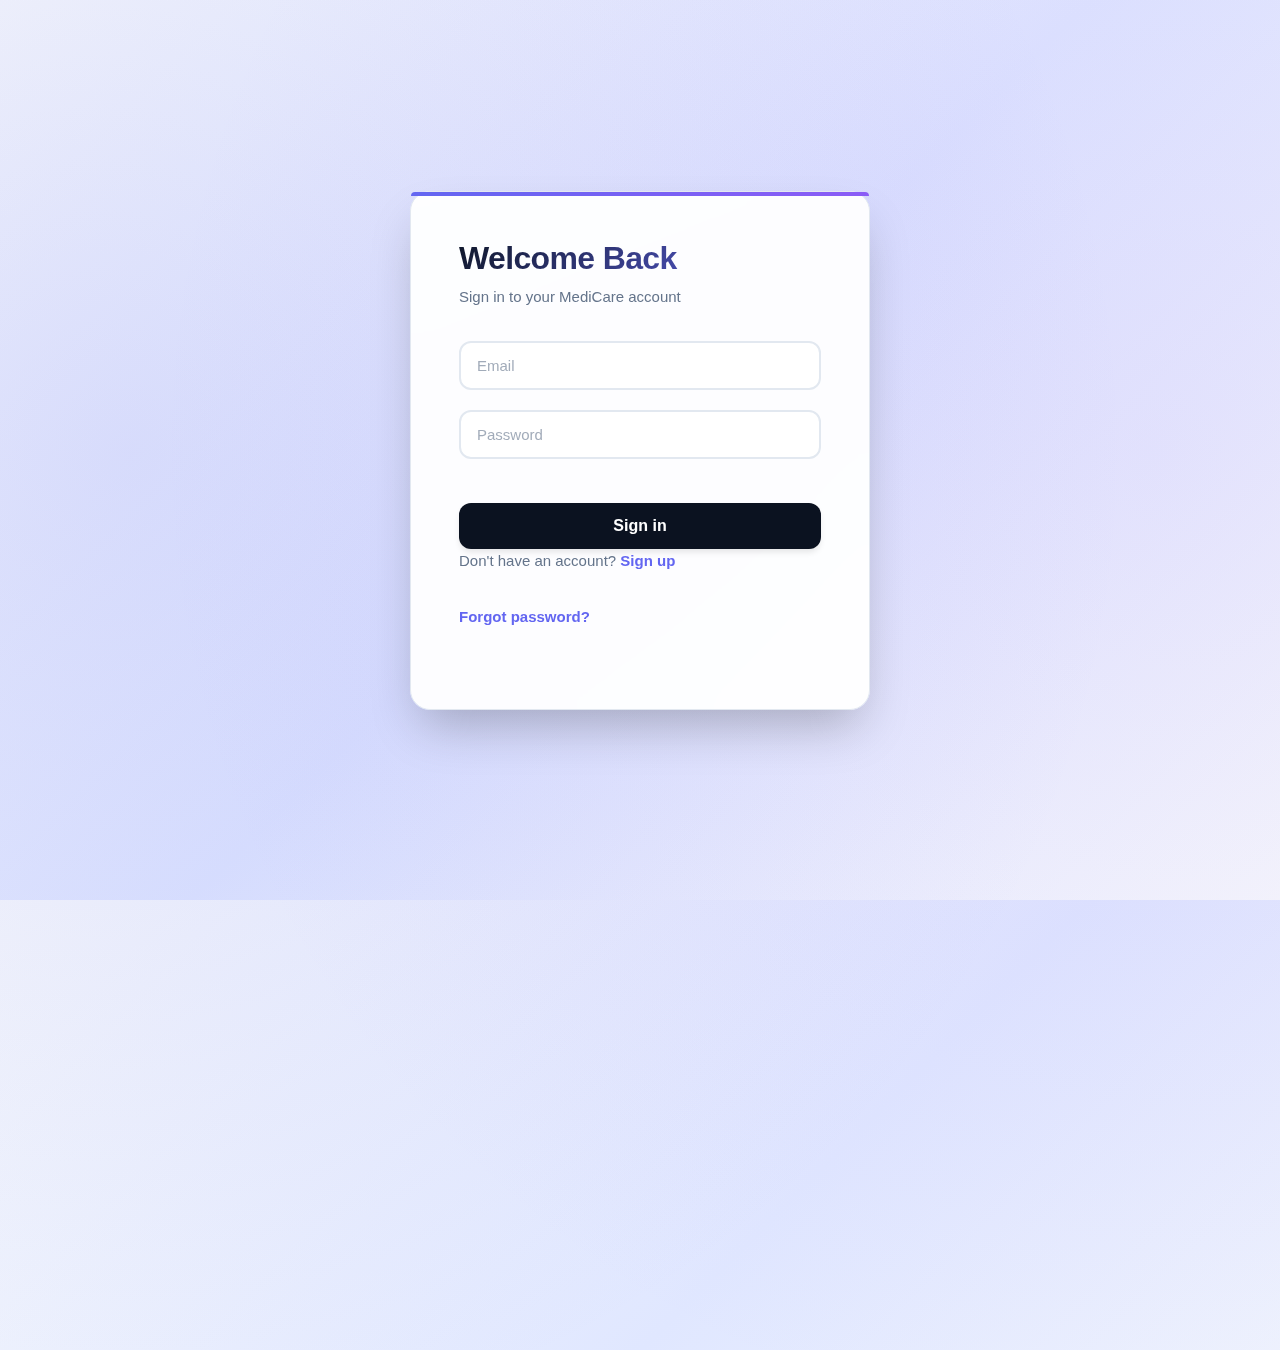
<file: smart-healthcare-frontend/doctor-dashboard.html>
<!DOCTYPE html>
<html lang="en">

<head>
  <meta charset="UTF-8" />
  <title>Doctor Dashboard | MediCare</title>
  <meta name="viewport" content="width=device-width, initial-scale=1.0" />
  <link rel="stylesheet" href="css/dashboard.css" />
  <link rel="stylesheet" href="https://cdnjs.cloudflare.com/ajax/libs/font-awesome/6.4.0/css/all.min.css" />
</head>

<body>

  <!-- ================= NAVBAR ================= -->
  <nav class="navbar">
    <div class="navbar-left">
      <h2>MediCare</h2>
      <span class="tagline">Healthcare Management System</span>
    </div>

    <div class="navbar-right">
      <div class="notifications">
        <span class="notification-icon"><i class="fa-solid fa-bell"></i></span>
        <span class="notification-badge">3</span>
      </div>

      <div class="profile-wrapper">
        <div id="profileCircle" class="profile-circle">D</div>

        <div id="profileMenu" class="profile-menu" style="display:none;">
          <div class="profile-info">
            <strong id="profileName"></strong><br>
            <span>Doctor</span>
          </div>

          <hr>

          <!-- ✅ ORIGINAL LINK -->
          <a href="doctor-prescriptions.html">
            <span class="menu-icon"><i class="fa-solid fa-clipboard-list"></i></span> Prescription History
          </a>

          <!-- ✅ NEW LINKS -->
          <a href="#" onclick="viewSchedule()">
            <span class="menu-icon"><i class="fa-solid fa-calendar"></i></span> My Schedule
          </a>

          <a href="#" onclick="viewPatients()">
            <span class="menu-icon"><i class="fa-solid fa-users"></i></span> My Patients
          </a>

          <a href="#" onclick="openSettings()">
            <span class="menu-icon"><i class="fa-solid fa-cog"></i></span> Settings
          </a>

          <a href="#" onclick="openEditProfile()">
            <span class="menu-icon"><i class="fa-solid fa-user-edit"></i></span> Edit Profile
          </a>

          <a href="#" onclick="logout()">
            <span class="menu-icon"><i class="fa-solid fa-sign-out-alt"></i></span> Logout
          </a>
        </div>
      </div>
    </div>
  </nav>

  <!-- ================= DASHBOARD ================= -->
  <main class="dashboard">

    <!-- ================= HEADER ================= -->
    <section class="dashboard-header">
      <div class="header-content">
        <div>
          <h1 id="welcome"></h1>
          <p>Manage your patient appointments and prescriptions</p>
        </div>
        <div class="header-actions">
          <button class="btn-primary" onclick="openNewAppointment()"><i class="fa-solid fa-plus"></i> New
            Appointment</button>
          <button class="btn-secondary" onclick="openQuickPrescription()"><i class="fa-solid fa-file-signature"></i>
            Quick Prescription</button>
        </div>
      </div>
    </section>

    <!-- ================= STATISTICS CARDS ================= -->
    <section class="stats-section">
      <div class="stat-card stat-card-blue">
        <div class="stat-icon"><i class="fa-solid fa-users-medical"></i></div>
        <div class="stat-details">
          <h3 id="totalPatients">0</h3>
          <p>Total Patients</p>
        </div>
      </div>

      <div class="stat-card stat-card-green">
        <div class="stat-icon"><i class="fa-solid fa-calendar-check"></i></div>
        <div class="stat-details">
          <h3 id="todayAppointments">0</h3>
          <p>Today's Appointments</p>
        </div>
      </div>

      <div class="stat-card stat-card-orange">
        <div class="stat-icon"><i class="fa-solid fa-hourglass-half"></i></div>
        <div class="stat-details">
          <h3 id="pendingAppointments">0</h3>
          <p>Pending</p>
        </div>
      </div>

      <div class="stat-card stat-card-purple">
        <div class="stat-icon"><i class="fa-solid fa-check-circle"></i></div>
        <div class="stat-details">
          <h3 id="completedToday">0</h3>
          <p>Completed Today</p>
        </div>
      </div>
    </section>

    <!-- ================= MAIN CONTENT GRID ================= -->
    <section class="content-grid">

      <!-- ================= APPOINTMENTS (LEFT COLUMN) ================= -->
      <div class="info-cards">
        <div class="info-card">
          <div class="card-header">
            <h2>Appointments</h2>
            <div class="card-filters">
              <button class="filter-btn active" onclick="filterAppointments('all')">All</button>
              <button class="filter-btn" onclick="filterAppointments('today')">Today</button>
              <button class="filter-btn" onclick="filterAppointments('pending')">Pending</button>
            </div>
          </div>

          <!-- 🔥 REQUIRED CONTAINER (JS FILLS THIS) -->
          <div id="doctorAppointments">
            <p>Loading appointments...</p>
          </div>
        </div>
      </div>

      <!-- ================= QUICK ACTIONS & RECENT (RIGHT COLUMN) ================= -->
      <div class="sidebar-cards">

        <!-- Quick Actions Card -->
        <div class="info-card quick-actions-card">
          <h2>Quick Actions</h2>
          <div class="quick-actions">
            <button class="quick-btn" onclick="viewTodaySchedule()">
              <span class="quick-icon"><i class="fa-solid fa-calendar-alt"></i></span>
              <span>Today's Schedule</span>
            </button>
            <button class="quick-btn" onclick="openNewPrescription()">
              <span class="quick-icon"><i class="fa-solid fa-pills"></i></span>
              <span>Write Prescription</span>
            </button>
            <button class="quick-btn" onclick="viewReports()">
              <span class="quick-icon"><i class="fa-solid fa-chart-bar"></i></span>
              <span>View Reports</span>
            </button>
            <button class="quick-btn" onclick="openUploadReport()">
              <span class="quick-icon"><i class="fa-solid fa-cloud-upload"></i></span>
              <span>Upload Report</span>
            </button>
            <button class="quick-btn" onclick="openMessaging()">
              <span class="quick-icon"><i class="fa-solid fa-comment"></i></span>
              <span>Messages</span>
            </button>
          </div>
        </div>

        <!-- Recent Activity Card -->
        <div class="info-card recent-activity-card">
          <h2>Recent Activity</h2>
          <div id="recentActivity">
            <div class="activity-item">
              <div class="activity-icon"><i class="fa-solid fa-check"></i></div>
              <div class="activity-details">
                <p class="activity-title">Appointment completed</p>
                <p class="activity-time">2 hours ago</p>
              </div>
            </div>
            <div class="activity-item">
              <div class="activity-icon"><i class="fa-solid fa-file-alt"></i></div>
              <div class="activity-details">
                <p class="activity-title">Prescription created</p>
                <p class="activity-time">5 hours ago</p>
              </div>
            </div>
            <div class="activity-item">
              <div class="activity-icon"><i class="fa-solid fa-user"></i></div>
              <div class="activity-details">
                <p class="activity-title">New patient registered</p>
                <p class="activity-time">1 day ago</p>
              </div>
            </div>
          </div>
        </div>

      </div>

    </section>

  </main>

  <!-- ================= EDIT PROFILE MODAL ================= -->
  <div id="editProfileModal" class="modal" style="display:none;">
    <div class="modal-content">
      <div class="modal-header">
        <h2>Edit Profile</h2>
        <button class="close-btn" onclick="closeEditProfile()">×</button>
      </div>

      <form onsubmit="saveProfile(event)">
        <div class="form-group">
          <label>Name</label>
          <input id="docName" required />
        </div>

        <div class="form-group">
          <label>Specialization</label>
          <input id="docSpecialization" required />
        </div>

        <div class="form-group">
          <label>Hospital</label>
          <input id="docHospital" />
        </div>

        <div class="form-group">
          <label>Experience (years)</label>
          <input id="docExperience" type="number" />
        </div>

        <div class="form-group">
          <label>Contact Number</label>
          <input id="docContact" type="tel" placeholder="+91 XXXXX XXXXX" />
        </div>

        <div class="form-group">
          <label>Email</label>
          <input id="docEmail" type="email" />
        </div>

        <div class="modal-actions">
          <button type="submit" class="btn-dark">Save Changes</button>
          <button type="button" class="btn-light" onclick="closeEditProfile()">Cancel</button>
        </div>
      </form>
    </div>
  </div>

  <!-- ================= PRESCRIPTION MODAL ================= -->
  <div id="prescriptionModal" class="modal" style="display:none;">
    <div class="modal-content">
      <div class="modal-header">
        <h2>Prescription</h2>
        <button class="close-btn" onclick="closePrescription()">×</button>
      </div>

      <form onsubmit="submitPrescription(event)">
        <div class="form-group">
          <label>Patient Name</label>
          <input id="patientName" readonly />
        </div>

        <div class="form-group">
          <label>Diagnosis</label>
          <input id="diag" required placeholder="Enter diagnosis" />
        </div>

        <div class="form-group">
          <label>Medicines</label>
          <textarea id="meds" required rows="4" placeholder="Enter medicines with dosage and frequency"></textarea>
        </div>

        <div class="form-group">
          <label>Advice</label>
          <textarea id="advice" rows="3" placeholder="Additional advice for the patient"></textarea>
        </div>

        <div class="form-group">
          <label>Follow-up Date</label>
          <input id="followupDate" type="date" />
        </div>

        <div class="modal-actions">
          <button type="submit" class="btn-dark">Save Prescription</button>
          <button type="button" class="btn-light" onclick="closePrescription()">Cancel</button>
        </div>
      </form>
    </div>
  </div>

  <!-- ================= MY PATIENTS MODAL ================= -->
  <div id="patientsModal" class="modal" style="display:none;">
    <div class="modal-content" style="max-width: 800px;">
      <div class="modal-header">
        <h2><i class="fa-solid fa-users"></i> My Patients</h2>
        <button class="close-btn" onclick="closePatients()">×</button>
      </div>
      <div style="padding: 2rem; max-height: 60vh; overflow-y: auto;">
        <table style="width:100%; border-collapse: collapse;">
          <thead>
            <tr style="text-align:left; border-bottom: 2px solid var(--border-color);">
              <th style="padding: 1rem;">Patient Name</th>
              <th style="padding: 1rem;">Last Visit</th>
              <th style="padding: 1rem;">Action</th>
            </tr>
          </thead>
          <tbody id="patientsTableBody">
            <!-- Dynamic Content -->
          </tbody>
        </table>
      </div>
    </div>
  </div>

  <!-- ================= REPORTS MODAL ================= -->
  <div id="reportsModal" class="modal" style="display:none;">
    <div class="modal-content">
      <div class="modal-header">
        <h2><i class="fa-solid fa-chart-bar"></i> Activity Reports</h2>
        <button class="close-btn" onclick="closeReports()">×</button>
      </div>
      <div id="reportsContent" style="padding: 2rem;">
        <!-- Dynamic Content -->
      </div>
    </div>
  </div>

  <!-- ================= MEDICAL REPORT UPLOAD MODAL ================= -->
  <div id="uploadReportModal" class="modal" style="display:none;">
    <div class="modal-content" style="max-width: 500px;">
      <div class="modal-header">
        <h2><i class="fa-solid fa-cloud-upload"></i> Upload Medical Report</h2>
        <button class="close-btn" onclick="closeUploadReport()">×</button>
      </div>
      <form onsubmit="saveMedicalReport(event)" style="padding: 1.5rem;">
        <div class="form-group">
          <label>Select Patient</label>
          <select id="reportPatientEmail" required style="width: 100%; padding: 0.5rem;"></select>
        </div>
        <div class="form-group">
          <label>Report Name</label>
          <input type="text" id="reportName" required placeholder="e.g., Blood Test Feb 2026">
        </div>
        <div class="form-group">
          <label>Description</label>
          <textarea id="reportDesc" rows="3" placeholder="Additional notes..."></textarea>
        </div>
        <button type="submit" class="btn-primary" style="width:100%;"><i class="fa-solid fa-save"></i> Save
          Report</button>
      </form>
    </div>
  </div>

  <!-- ================= MESSAGING MODAL ================= -->
  <div id="messagingModal" class="modal" style="display:none;">
    <div class="modal-content" style="max-width: 600px;">
      <div class="modal-header">
        <h2><i class="fa-solid fa-comments"></i> Patient Messaging</h2>
        <button class="close-btn" onclick="closeMessaging()">×</button>
      </div>
      <div style="padding: 1.5rem;">
        <div id="messageHistory"
          style="height: 300px; overflow-y: auto; border: 1px solid var(--border-color); padding: 1rem; border-radius: var(--radius-md); margin-bottom: 1rem; background: var(--bg-light);">
          <p style="text-align: center; color: var(--text-secondary);">Select a patient to start chatting</p>
        </div>
        <div class="message-input-area" style="display: flex; gap: 0.5rem;">
          <select id="messageRecipient"
            style="flex: 1; padding: 0.5rem; border-radius: var(--radius-md); border: 1px solid var(--border-color);">
            <option value="">Select Patient</option>
          </select>
          <input type="text" id="messageContent" placeholder="Type a message..."
            style="flex: 3; padding: 0.5rem; border-radius: var(--radius-md); border: 1px solid var(--border-color);">
          <button class="btn-primary" onclick="sendMessage()" style="padding: 0.5rem 1rem;"><i
              class="fa-solid fa-paper-plane"></i></button>
        </div>
      </div>
    </div>
  </div>

  <!-- ================= SCRIPT ================= -->
  <script src="js/config.js"></script>
  <script src="js/keyExchange.js"></script>
  <script src="js/doctor-dashboard.js"></script>

</body>

</html>
</file>
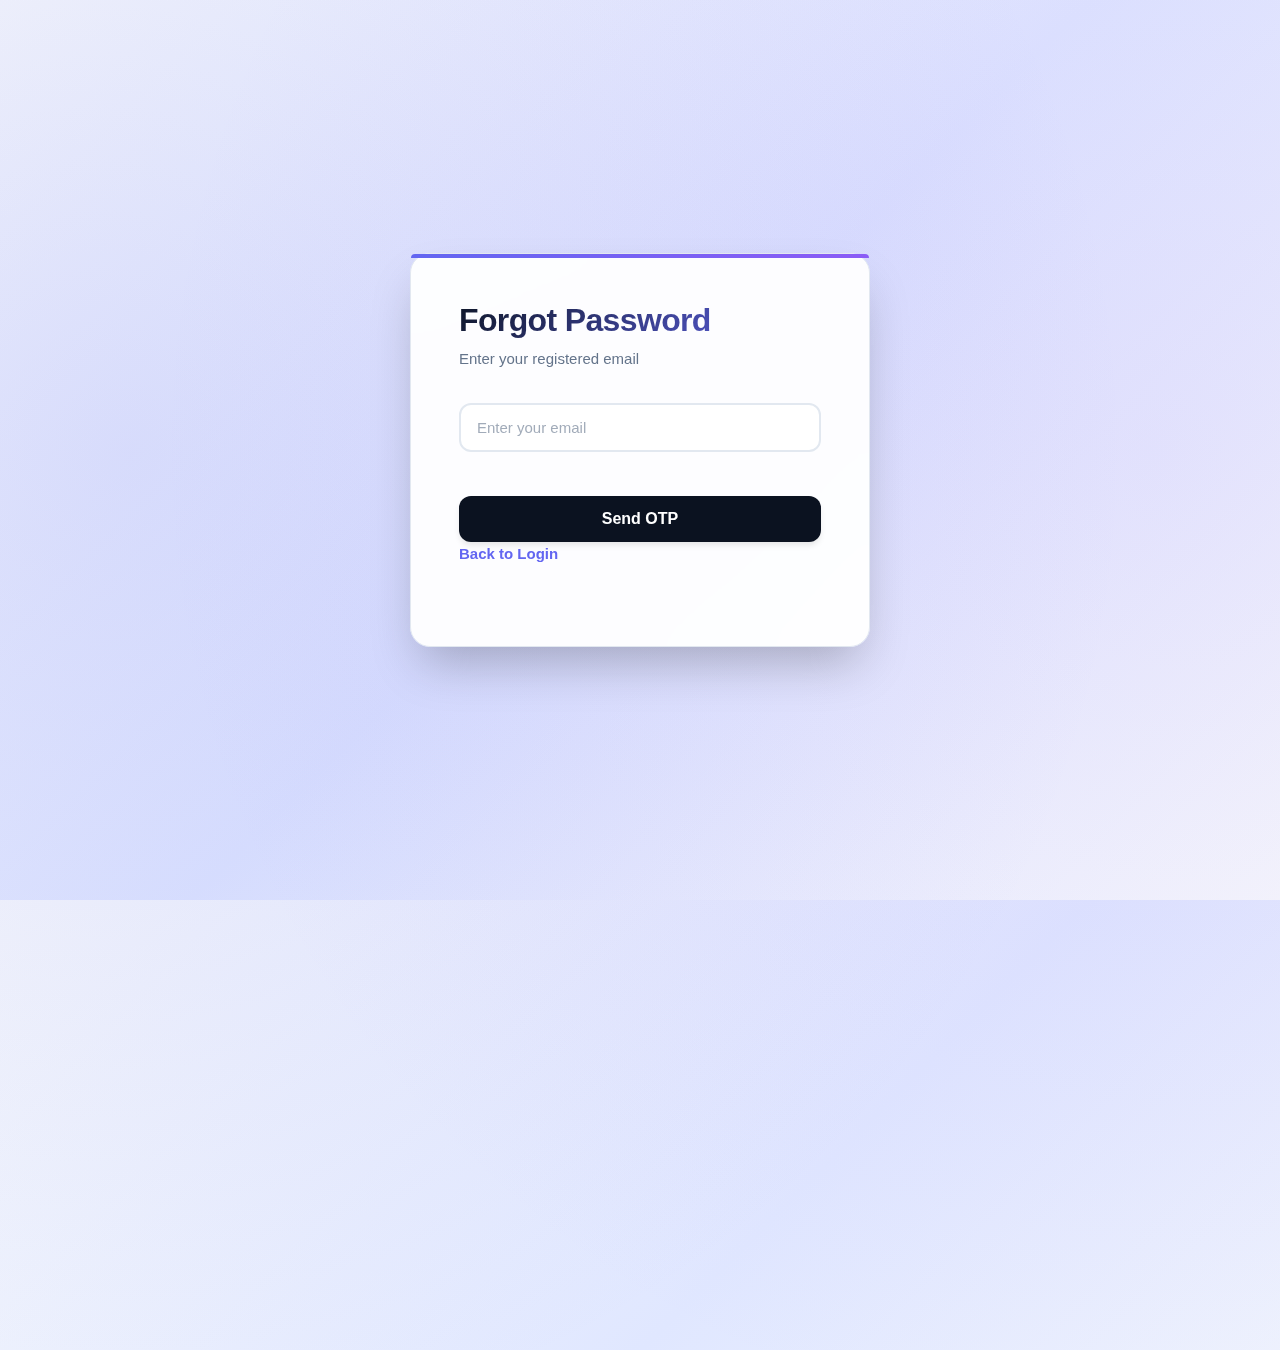
<file: smart-healthcare-frontend/forgot-password.html>
<!DOCTYPE html>
<html>

<head>
  <title>Forgot Password</title>
  <link rel="stylesheet" href="css/auth.css">
</head>

<body>

  <div class="auth-box">
    <h2>Forgot Password</h2>
    <p>Enter your registered email</p>

    <!-- ✅ VERY IMPORTANT -->
    <form onsubmit="sendResetOTP(event)">

      <!-- ✅ id MUST be resetEmail -->
      <input type="email" id="resetEmail" placeholder="Enter your email" required>

      <!-- ✅ MUST be submit -->
      <button type="submit">Send OTP</button>

    </form>

    <p class="auth-link">
      <a href="login.html">Back to Login</a>
    </p>
  </div>

  <!-- ✅ auth.js MUST be loaded -->
  <script src="js/config.js"></script>
  <script src="js/auth.js"></script>
</body>

</html>
</file>
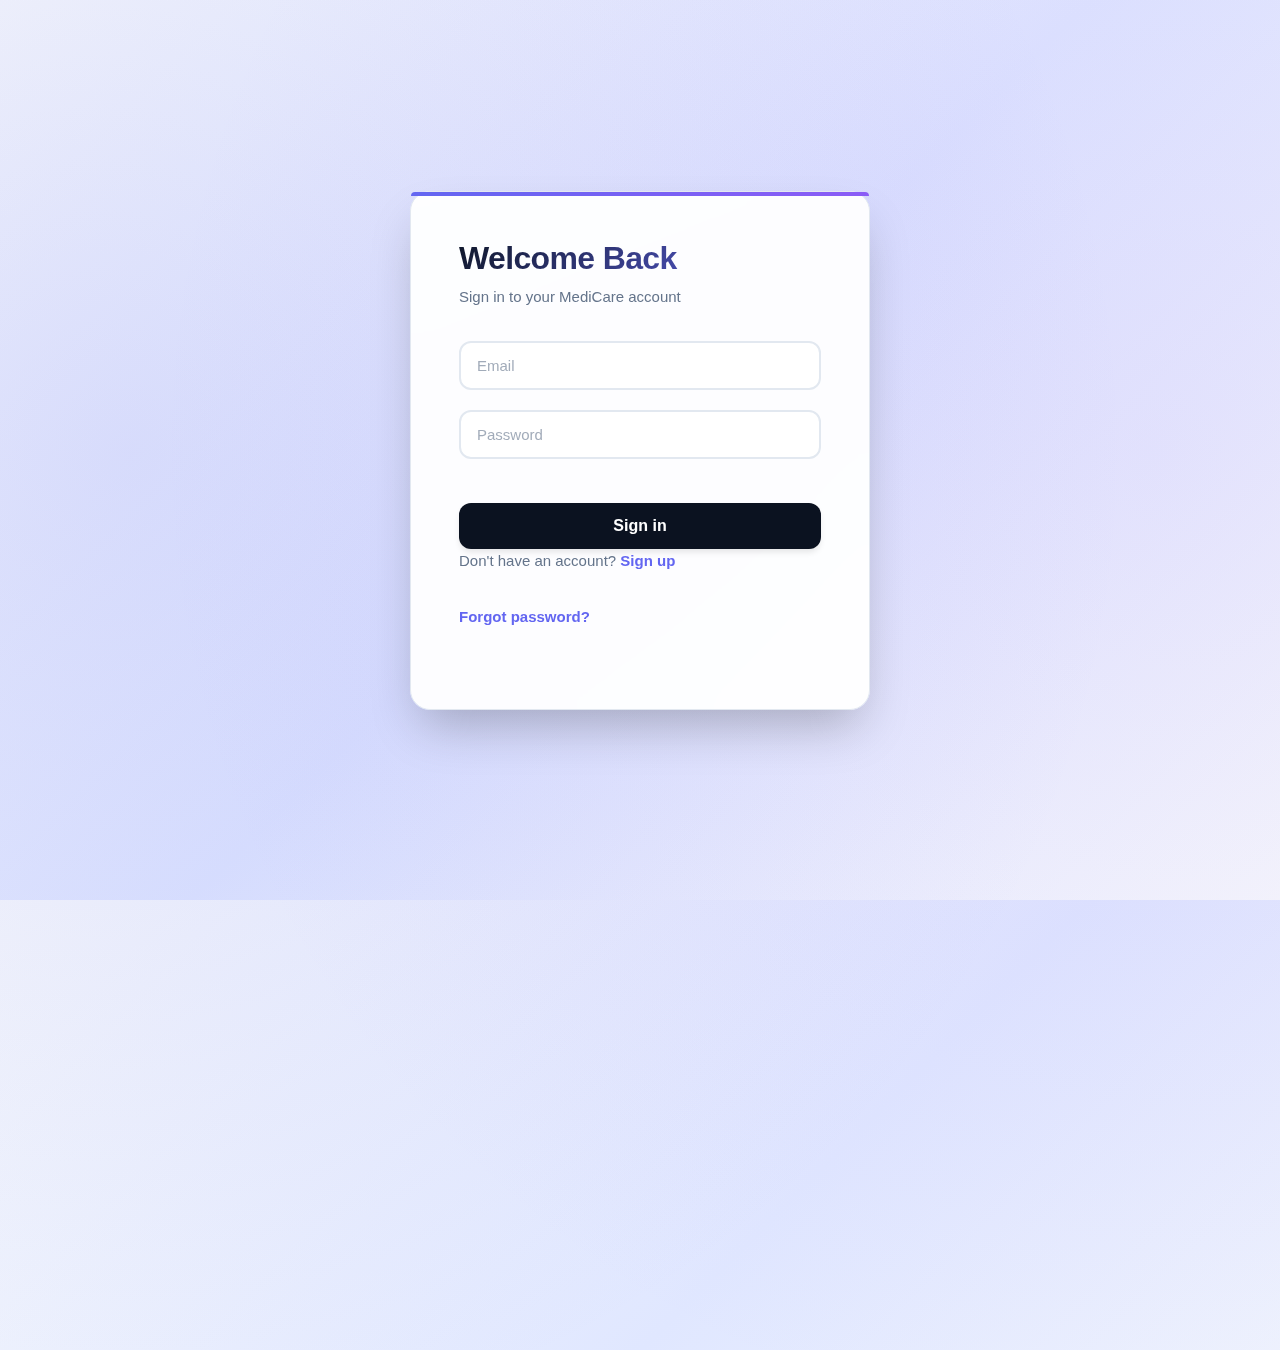
<file: smart-healthcare-frontend/login.html>
<!DOCTYPE html>
<html>

<head>
  <title data-i18n="auth.login">Login</title>
  <link rel="stylesheet" href="css/auth.css">
</head>

<body>

  <div class="auth-box">

    <h2 data-i18n="auth.welcome">Welcome Back</h2>
    <p data-i18n="common.welcome">Sign in to your MediCare account</p>

    <!-- ✅ onsubmit correctly wired -->
    <form onsubmit="login(event)">

      <!-- ✅ ADD id="email" -->
      <input type="email" id="email" data-i18n-placeholder="auth.enterEmail" placeholder="Email" required>

      <!-- ✅ ADD id="password" -->
      <input type="password" id="password" data-i18n-placeholder="auth.enterPassword" placeholder="Password" required>

      <!-- ✅ EXPLICIT submit button -->
      <button type="submit" data-i18n="auth.signIn">Sign in</button>

    </form>

    <p class="auth-link">
      <span data-i18n="auth.newUser">Don't have an account?</span>
      <a href="register.html" data-i18n="auth.signUp">Sign up</a>
    </p>
    <p class="auth-link">
      <a href="forgot-password.html" data-i18n="auth.forgotPassword">Forgot password?</a>
    </p>

  </div>

  <!-- Scripts -->
  <script src="js/auth.js"></script>
</body>

</html>
</file>
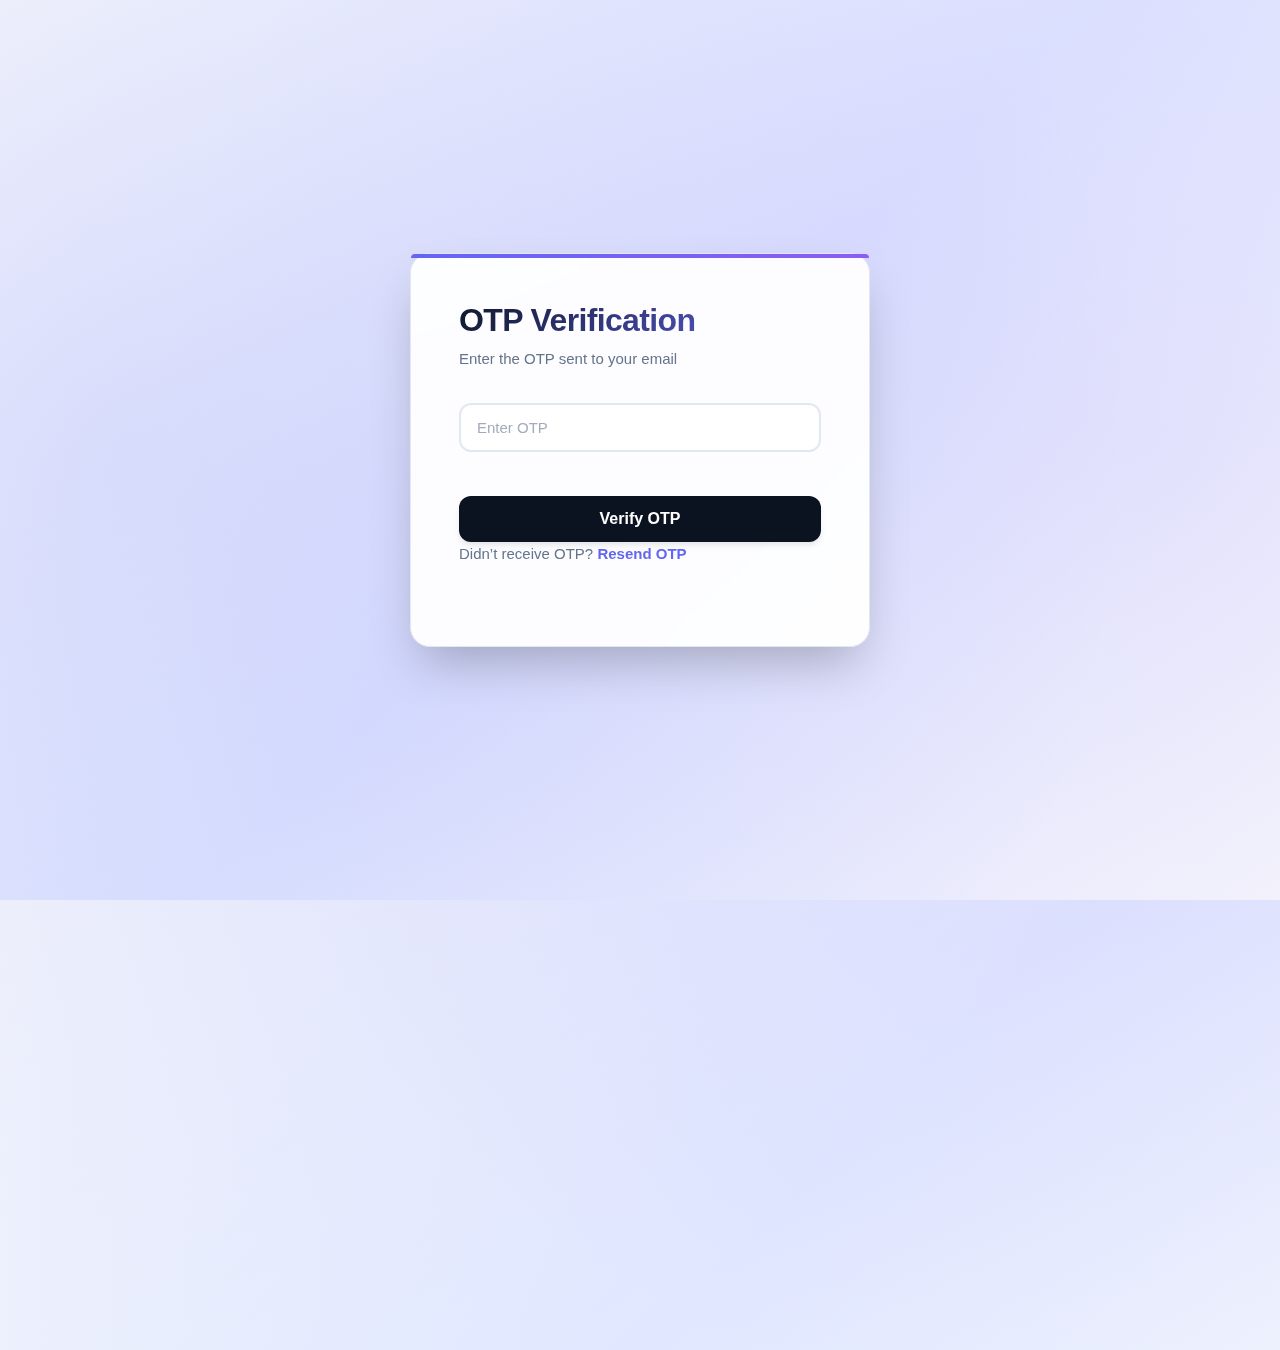
<file: smart-healthcare-frontend/otp.html>
<!DOCTYPE html>
<html>

<head>
  <title>Verify OTP</title>
  <link rel="stylesheet" href="css/auth.css">
</head>

<body>

  <div class="auth-box">
    <h2>OTP Verification</h2>
    <p>Enter the OTP sent to your email</p>

    <form onsubmit="verifyOTP(event)">
      <input type="text" id="otp" placeholder="Enter OTP" required>
      <button type="submit">Verify OTP</button>
    </form>

    <p class="auth-link">
      Didn’t receive OTP?
      <a href="#" onclick="resendOTP()">Resend OTP</a>
    </p>
  </div>

  <script src="js/config.js"></script>
  <script src="js/auth.js"></script>
</body>

</html>
</file>
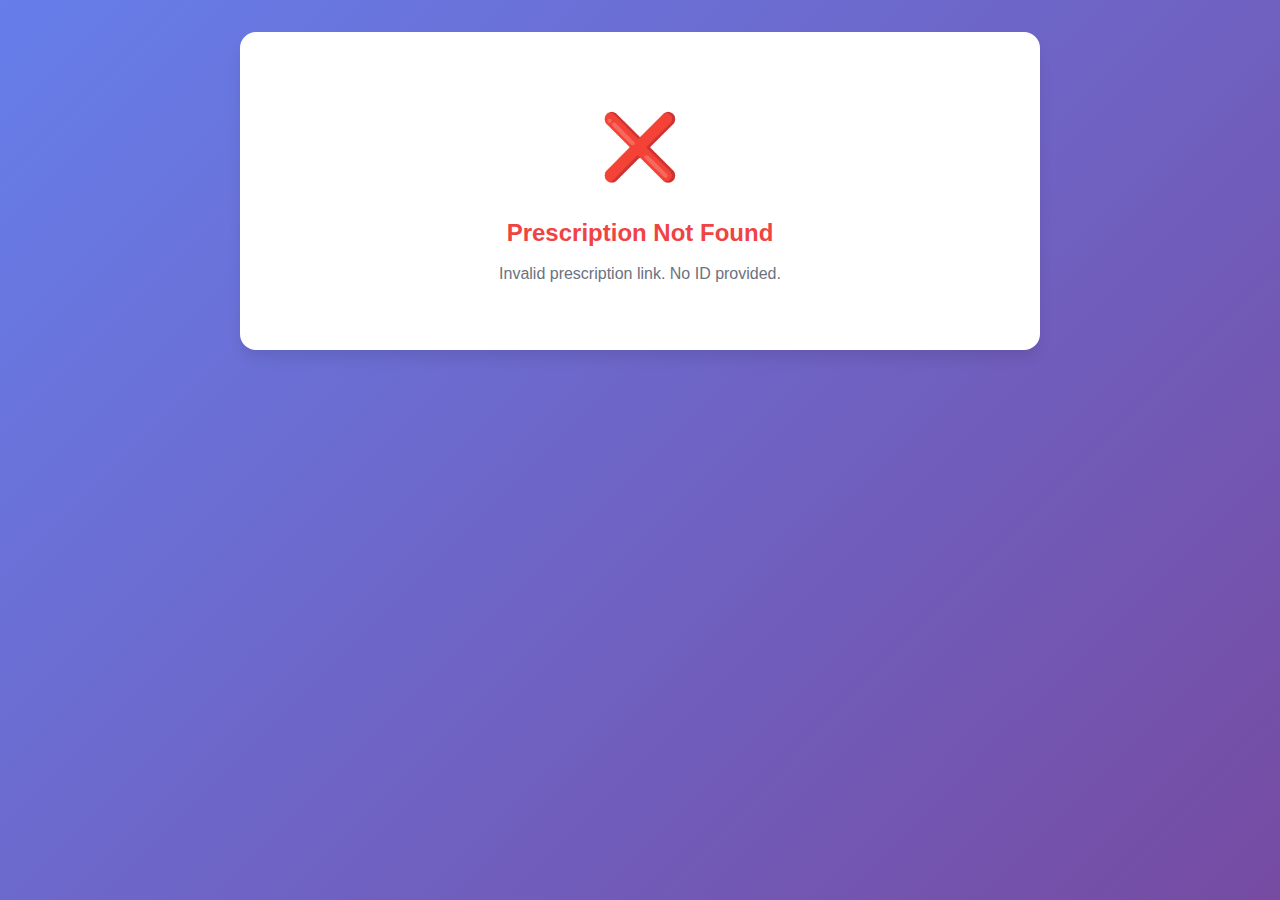
<file: smart-healthcare-frontend/prescription-view.html>
<!DOCTYPE html>
<html lang="en">
<head>
  <meta charset="UTF-8">
  <meta name="viewport" content="width=device-width, initial-scale=1.0">
  <title>Prescription View - Smart Healthcare</title>
  <link rel="stylesheet" href="css/prescription-view.css">
</head>
<body>
  <div class="container">
    <!-- Loading State -->
    <div id="loadingState" class="loading-state">
      <div class="spinner"></div>
      <p>Loading prescription...</p>
    </div>

    <!-- Error State -->
    <div id="errorState" class="error-state" style="display: none;">
      <div class="error-icon">❌</div>
      <h2>Prescription Not Found</h2>
      <p id="errorMessage">The prescription you're looking for doesn't exist or has been removed.</p>
    </div>

    <!-- Prescription Content -->
    <div id="prescriptionContent" class="prescription-content" style="display: none;">
      <div class="prescription-header">
        <div class="logo">
          <h1>🏥 MediCare</h1>
          <p class="subtitle">Digital Prescription</p>
        </div>
        <div class="verification-badge" id="verificationBadge">
          <span class="badge-icon">✓</span>
          <span class="badge-text">Verified</span>
        </div>
      </div>

      <div class="prescription-body">
        <!-- Patient Information -->
        <div class="info-section">
          <h3>Patient Information</h3>
          <div class="info-grid">
            <div class="info-item">
              <span class="label">Name:</span>
              <span class="value" id="patientName">-</span>
            </div>
            <div class="info-item">
              <span class="label">Email:</span>
              <span class="value" id="patientEmail">-</span>
            </div>
          </div>
        </div>

        <!-- Doctor Information -->
        <div class="info-section">
          <h3>Prescribed By</h3>
          <div class="info-grid">
            <div class="info-item">
              <span class="label">Doctor:</span>
              <span class="value" id="doctorName">-</span>
            </div>
            <div class="info-item">
              <span class="label">Specialization:</span>
              <span class="value" id="doctorSpecialization">-</span>
            </div>
            <div class="info-item">
              <span class="label">Date:</span>
              <span class="value" id="prescriptionDate">-</span>
            </div>
          </div>
        </div>

        <!-- Prescription Details -->
        <div class="prescription-details">
          <div class="detail-box">
            <h3>📋 Diagnosis</h3>
            <p id="diagnosis" class="detail-content">-</p>
          </div>

          <div class="detail-box">
            <h3>💊 Prescribed Medicines</h3>
            <p id="medicines" class="detail-content">-</p>
          </div>

          <div class="detail-box">
            <h3>💡 Medical Advice</h3>
            <p id="advice" class="detail-content">-</p>
          </div>
        </div>

        <!-- Digital Signature Notice -->
        <div class="signature-notice">
          <p>🔐 This is a digitally signed prescription. The authenticity has been verified.</p>
        </div>
      </div>

      <div class="prescription-footer">
        <p class="disclaimer">
          This is a digital prescription generated by MediCare Healthcare System. 
          For any queries, please contact your healthcare provider.
        </p>
      </div>
    </div>
  </div>

  <script src="js/prescription-view.js"></script>
</body>
</html>
</file>
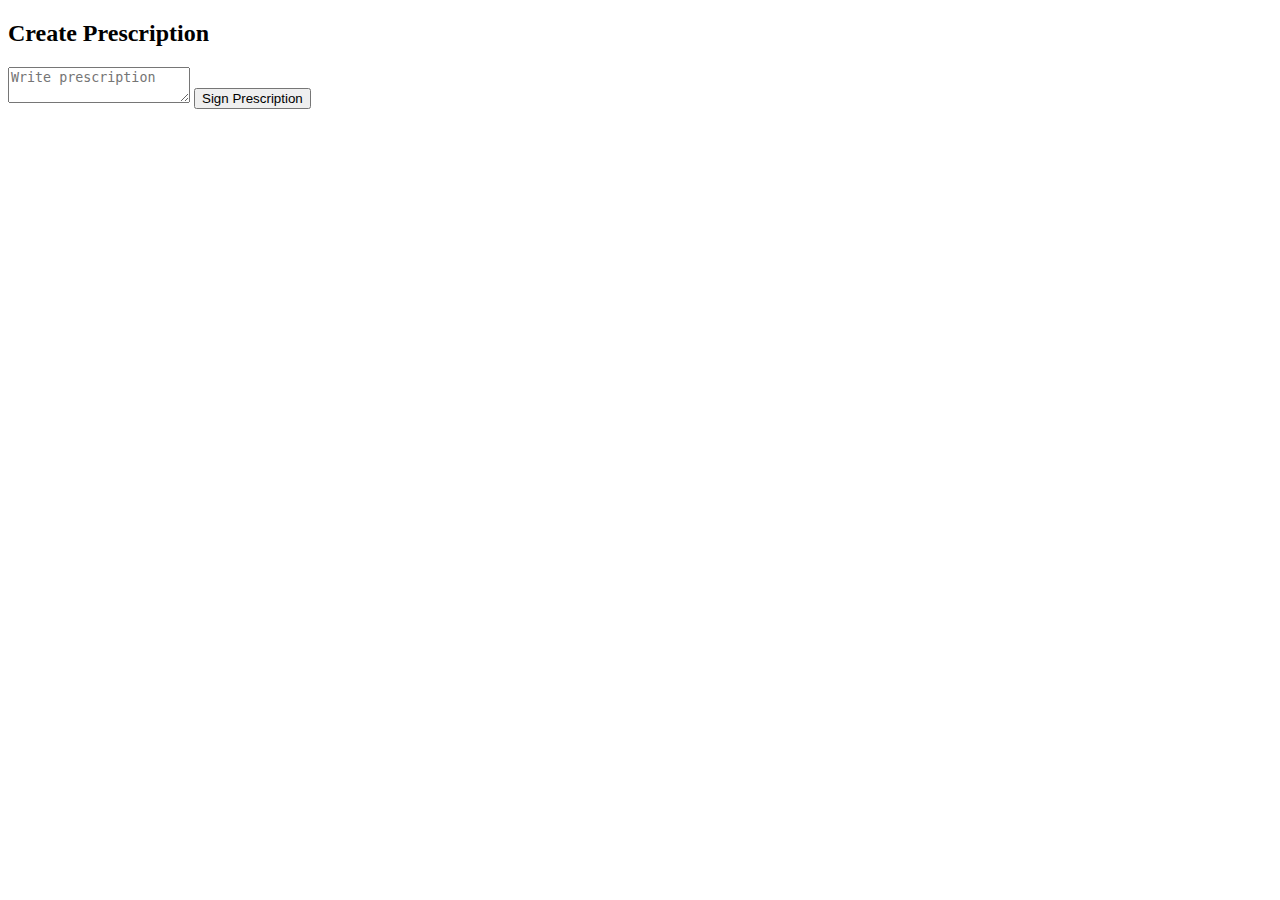
<file: smart-healthcare-frontend/prescription.html>
<!DOCTYPE html>
<html>
<head>
  <title>Prescription</title>
</head>
<body>
  <h2>Create Prescription</h2>

  <textarea id="prescriptionText" placeholder="Write prescription"></textarea>
  <button onclick="signPrescription()">Sign Prescription</button>

  <script src="js/prescription.js"></script>
</body>
</html>
</file>
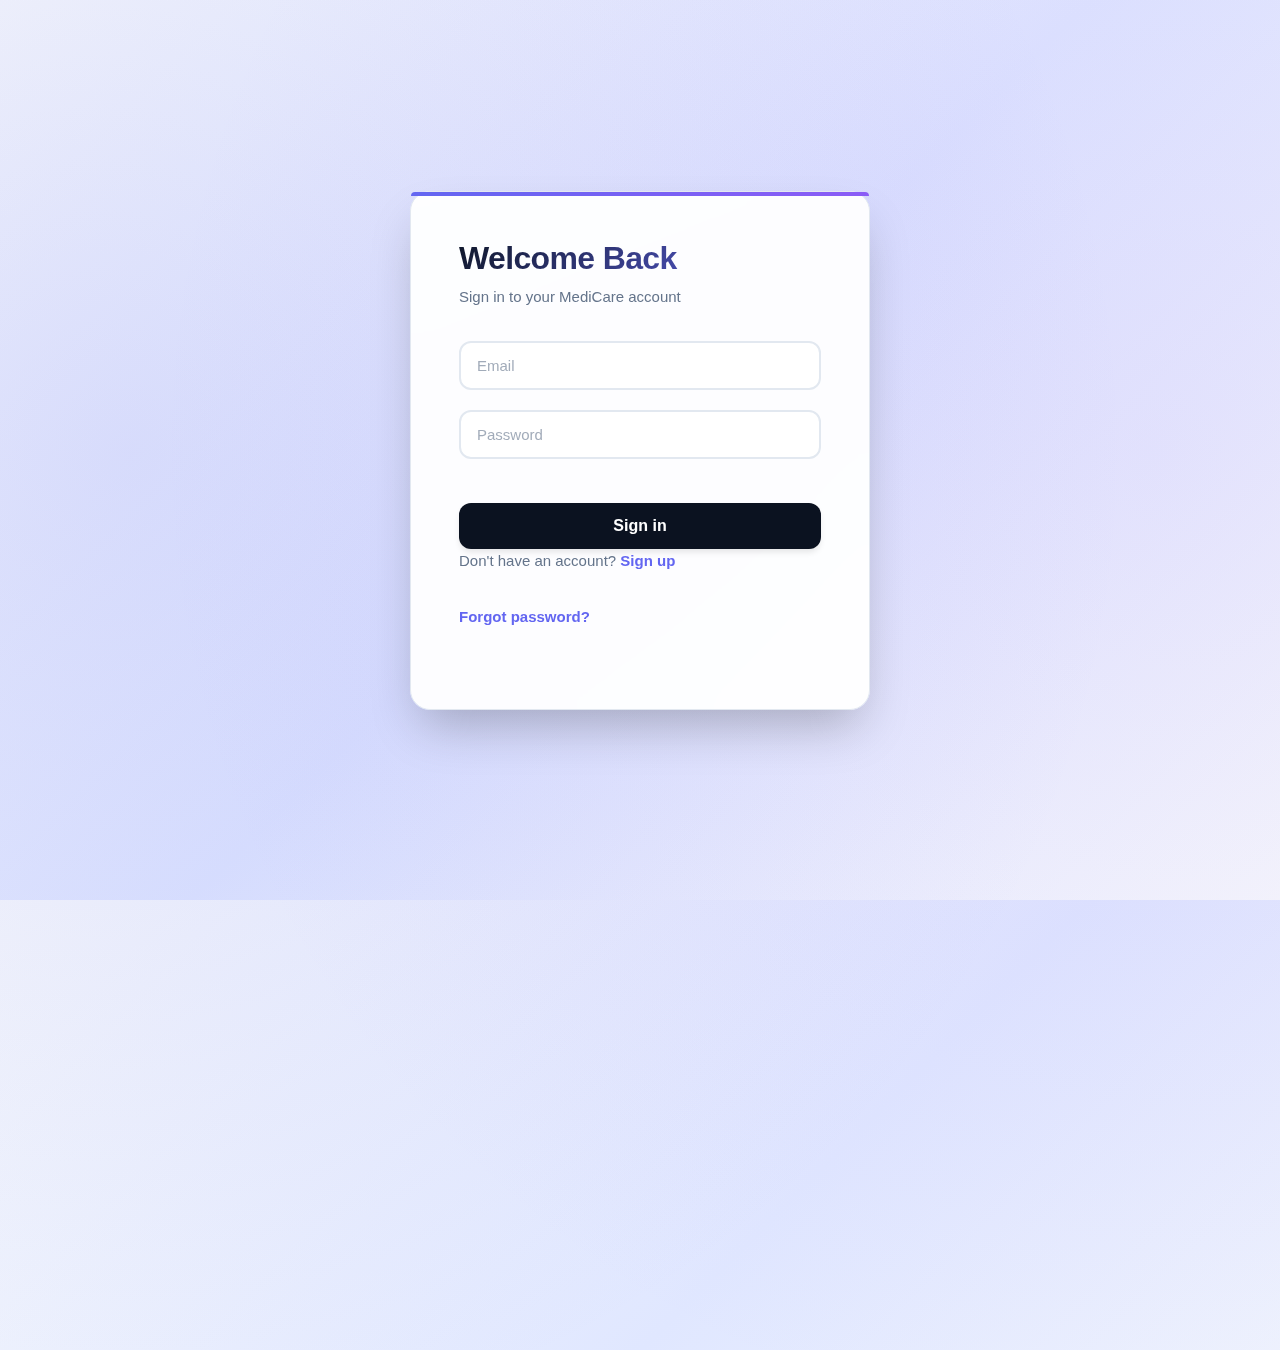
<file: smart-healthcare-frontend/records.html>
<!DOCTYPE html>
<html>
<head>
  <title>Medical Records</title>
</head>
<body>
  <h2>Medical Records</h2>

  <p>Encrypted prescription and reports will be shown here.</p>

  <script src="js/records.js"></script>
</body>
</html>
</file>
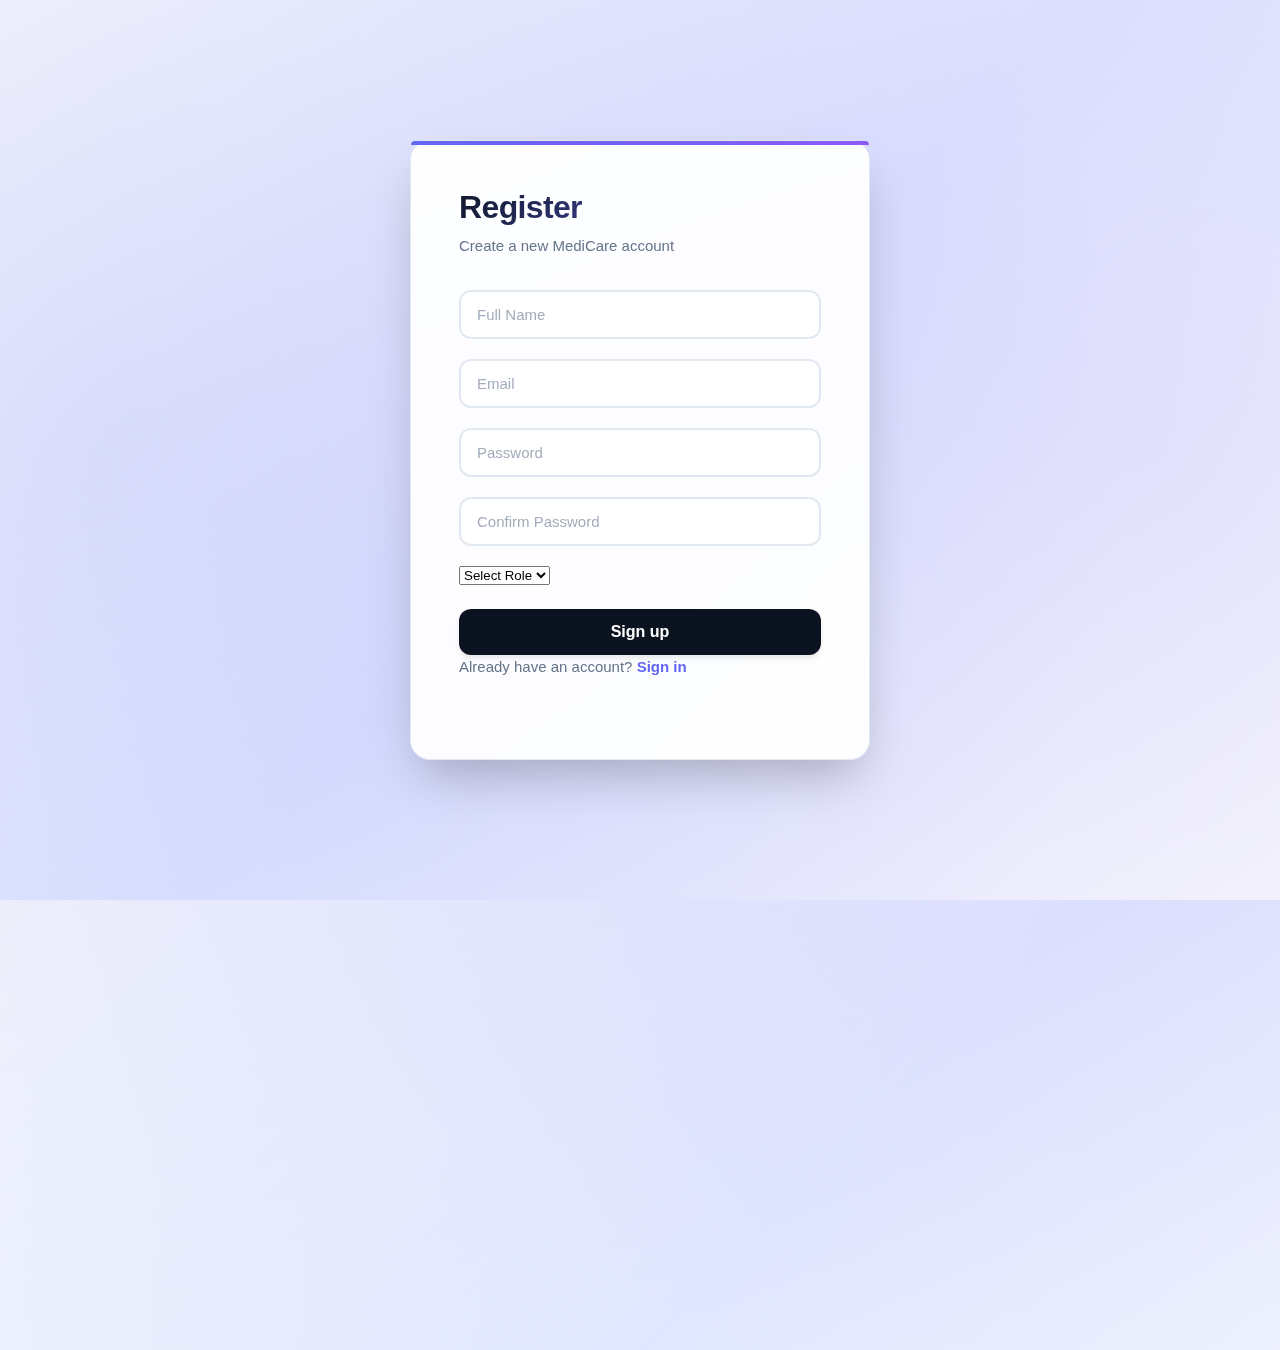
<file: smart-healthcare-frontend/register.html>
<!DOCTYPE html>
<html lang="en">

<head>
  <meta charset="UTF-8">
  <title data-i18n="auth.register">Register - MediCare</title>
  <link rel="stylesheet" href="css/auth.css">
</head>

<body>

  <div class="auth-box">

    <h2 data-i18n="auth.register">Register</h2>
    <p data-i18n="auth.signUp">Create a new MediCare account</p>

    <form onsubmit="register(event)">

      <input type="text" id="name" data-i18n-placeholder="auth.enterName" placeholder="Full Name" required>

      <input type="email" id="email" data-i18n-placeholder="auth.enterEmail" placeholder="Email" required>

      <input type="password" id="password" data-i18n-placeholder="auth.enterPassword" placeholder="Password" required>

      <input type="password" id="confirmPassword" data-i18n-placeholder="auth.confirmPassword"
        placeholder="Confirm Password" required>

      <select id="role" required>
        <option value="" data-i18n="auth.role">Select Role</option>
        <option value="patient">Patient</option>
        <option value="doctor">Doctor</option>
      </select>

      <button type="submit" data-i18n="auth.signUp">Sign up</button>

    </form>

    <p class="auth-link">
      <span data-i18n="auth.existingUser">Already have an account?</span>
      <a href="login.html" data-i18n="auth.signIn">Sign in</a>
    </p>

  </div>

  <!-- Scripts -->
  <script src="js/config.js"></script>
  <script src="js/auth.js"></script>
</body>

</html>
</file>
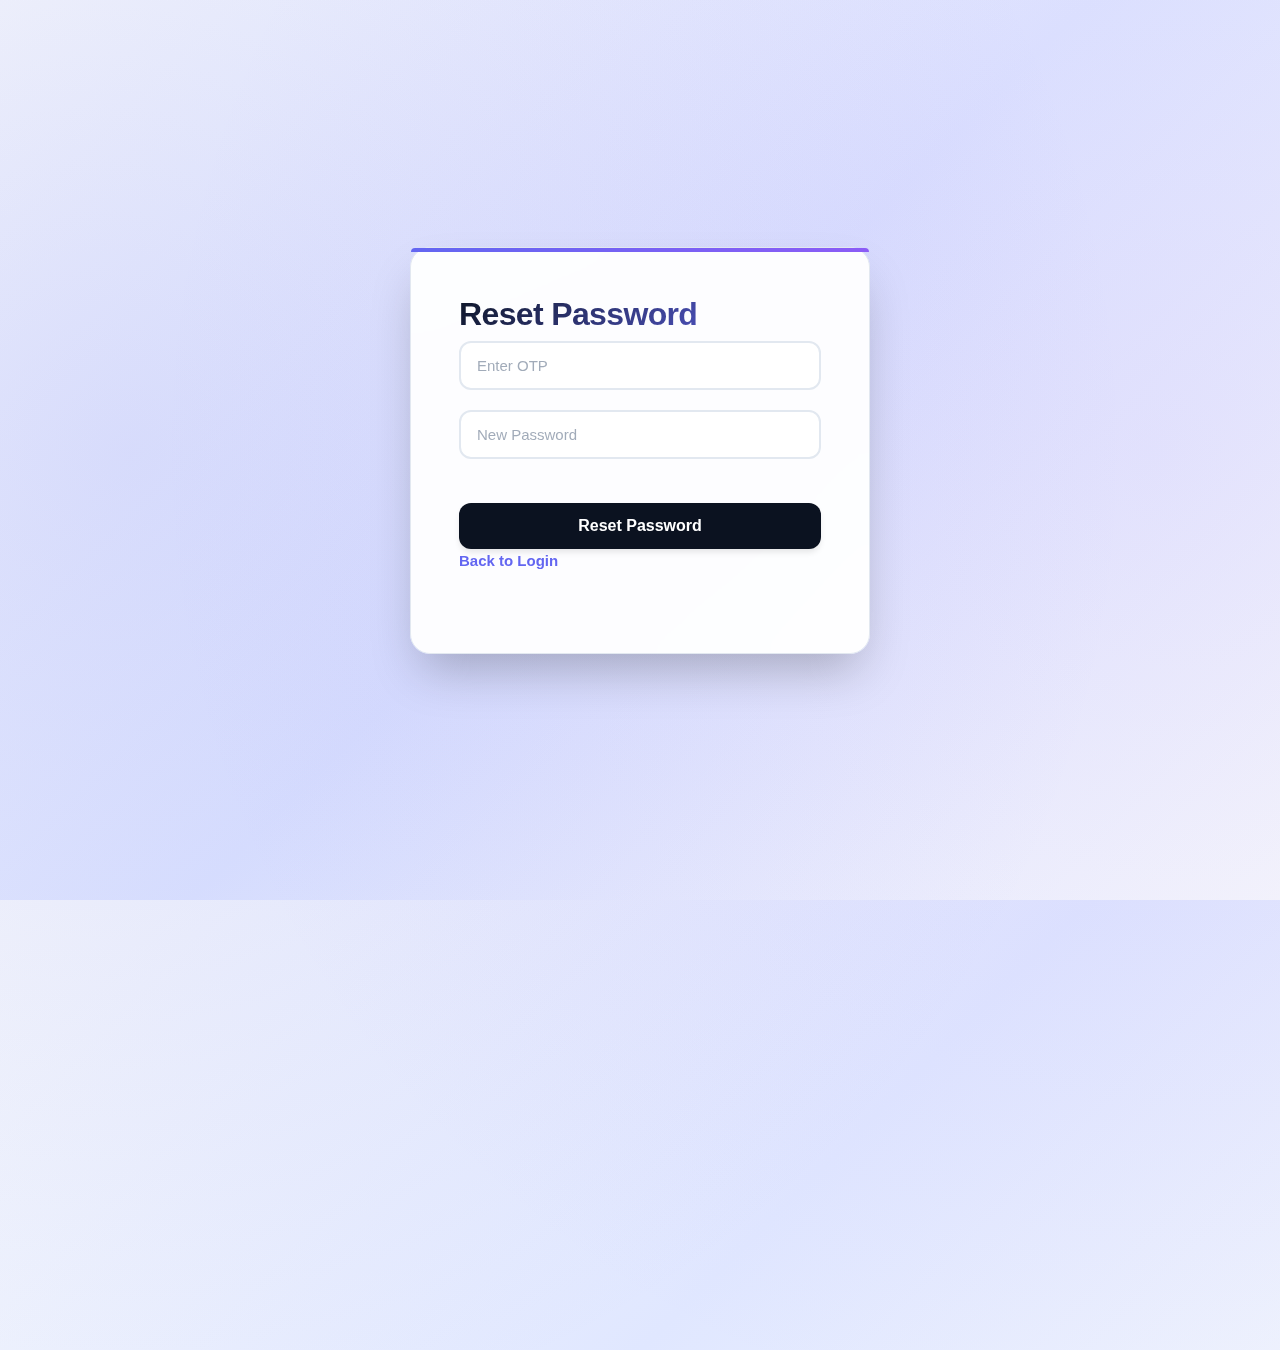
<file: smart-healthcare-frontend/reset-password.html>
<!DOCTYPE html>
<html>

<head>
  <title>Reset Password</title>
  <link rel="stylesheet" href="css/auth.css">
</head>

<body>

  <div class="auth-box">
    <h2>Reset Password</h2>

    <form onsubmit="resetPassword(event)">
      <input type="text" id="resetOtp" placeholder="Enter OTP" required>

      <input type="password" id="newPassword" placeholder="New Password" required>

      <button type="submit">Reset Password</button>
    </form>

    <p class="auth-link">
      <a href="login.html">Back to Login</a>
    </p>
  </div>

  <script src="js/config.js"></script>
  <script src="js/auth.js"></script>
</body>

</html>
</file>
<file: smart-healthcare-frontend/css/main.css>
/* ================= CSS VARIABLES ================= */
:root {
  /* Colors */
  --color-primary: #6366f1;
  --color-primary-dark: #4f46e5;
  --color-primary-light: #818cf8;
  --color-accent: #8b5cf6;
  --color-success: #22c55e;
  
  /* Neutrals */
  --color-bg: #ffffff;
  --color-bg-secondary: #f8fafc;
  --color-surface: #ffffff;
  --color-border: #e2e8f0;
  --color-text: #0f172a;
  --color-text-secondary: #475569;
  --color-text-tertiary: #64748b;
  
  /* Dark */
  --color-dark: #020617;
  --color-dark-light: #0b1220;
  
  /* Shadows */
  --shadow-sm: 0 1px 2px 0 rgba(0, 0, 0, 0.05);
  --shadow-md: 0 4px 6px -1px rgba(0, 0, 0, 0.1), 0 2px 4px -1px rgba(0, 0, 0, 0.06);
  --shadow-lg: 0 10px 15px -3px rgba(0, 0, 0, 0.1), 0 4px 6px -2px rgba(0, 0, 0, 0.05);
  --shadow-xl: 0 20px 25px -5px rgba(0, 0, 0, 0.1), 0 10px 10px -5px rgba(0, 0, 0, 0.04);
  --shadow-2xl: 0 25px 50px -12px rgba(0, 0, 0, 0.25);
  
  /* Transitions */
  --transition-fast: 150ms cubic-bezier(0.4, 0, 0.2, 1);
  --transition-base: 250ms cubic-bezier(0.4, 0, 0.2, 1);
  --transition-slow: 400ms cubic-bezier(0.4, 0, 0.2, 1);
  
  /* Border Radius */
  --radius-sm: 8px;
  --radius-md: 12px;
  --radius-lg: 16px;
  --radius-xl: 20px;
  --radius-full: 9999px;
}

/* ================= RESET ================= */
* {
  margin: 0;
  padding: 0;
  box-sizing: border-box;
}

html {
  scroll-behavior: smooth;
}

body {
  font-family: -apple-system, BlinkMacSystemFont, "SF Pro Display", "Segoe UI", Roboto, Oxygen, Ubuntu, Cantarell, sans-serif;
  background: var(--color-bg);
  color: var(--color-text);
  line-height: 1.6;
  -webkit-font-smoothing: antialiased;
  -moz-osx-font-smoothing: grayscale;
  overflow-x: hidden;
}

/* ================= NAVBAR ================= */
.navbar {
  display: flex;
  justify-content: space-between;
  align-items: center;
  padding: 20px 64px;
  border-bottom: 1px solid var(--color-border);
  position: sticky;
  top: 0;
  z-index: 100;
  backdrop-filter: blur(12px);
  background: rgba(255, 255, 255, 0.95);
  transition: all var(--transition-base);
  animation: slide-down 0.6s cubic-bezier(0.16, 1, 0.3, 1);
}

@keyframes slide-down {
  from {
    opacity: 0;
    transform: translateY(-100%);
  }
  to {
    opacity: 1;
    transform: translateY(0);
  }
}

.navbar:hover {
  box-shadow: var(--shadow-md);
}

.navbar h2 {
  font-weight: 800;
  font-size: 24px;
  letter-spacing: -0.02em;
  background: linear-gradient(135deg, var(--color-text), var(--color-primary));
  -webkit-background-clip: text;
  -webkit-text-fill-color: transparent;
  background-clip: text;
  cursor: pointer;
  transition: transform var(--transition-base);
}

.navbar h2:hover {
  transform: scale(1.05);
}

.nav-links {
  display: flex;
  align-items: center;
  gap: 8px;
}

.navbar a {
  text-decoration: none;
  color: var(--color-text-secondary);
  font-size: 15px;
  font-weight: 500;
  padding: 8px 16px;
  border-radius: var(--radius-sm);
  transition: all var(--transition-fast);
  position: relative;
}

.navbar a::after {
  content: '';
  position: absolute;
  bottom: 6px;
  left: 16px;
  right: 16px;
  height: 2px;
  background: var(--color-primary);
  transform: scaleX(0);
  transition: transform var(--transition-base);
}

.navbar a:hover {
  color: var(--color-text);
  background: rgba(99, 102, 241, 0.05);
}

.navbar a:hover::after {
  transform: scaleX(1);
}

/* ================= BUTTONS ================= */
.btn-dark {
  background: var(--color-dark-light);
  color: white;
  padding: 12px 28px;
  border-radius: var(--radius-md);
  font-weight: 600;
  font-size: 15px;
  border: none;
  cursor: pointer;
  transition: all var(--transition-base);
  box-shadow: var(--shadow-md);
  position: relative;
  overflow: hidden;
  display: inline-block;
  text-decoration: none;
}

.btn-dark::before {
  content: '';
  position: absolute;
  top: 0;
  left: -100%;
  width: 100%;
  height: 100%;
  background: linear-gradient(90deg, transparent, rgba(255, 255, 255, 0.2), transparent);
  transition: left var(--transition-slow);
}

.btn-dark:hover::before {
  left: 100%;
}

.btn-dark:hover {
  background: var(--color-primary);
  transform: translateY(-2px);
  box-shadow: var(--shadow-xl);
}

.btn-dark:active {
  transform: translateY(0);
  box-shadow: var(--shadow-sm);
}

.btn-outline {
  border: 2px solid var(--color-border);
  padding: 10px 26px;
  border-radius: var(--radius-md);
  color: var(--color-text);
  background: transparent;
  font-weight: 600;
  font-size: 15px;
  cursor: pointer;
  transition: all var(--transition-base);
  display: inline-block;
  text-decoration: none;
  position: relative;
  overflow: hidden;
}

.btn-outline::before {
  content: '';
  position: absolute;
  top: 0;
  left: 0;
  width: 0;
  height: 100%;
  background: var(--color-text);
  transition: width var(--transition-base);
  z-index: -1;
}

.btn-outline:hover::before {
  width: 100%;
}

.btn-outline:hover {
  color: white;
  border-color: var(--color-text);
  box-shadow: var(--shadow-lg);
  transform: translateY(-2px);
}

/* ================= HERO ================= */
.hero {
  text-align: center;
  padding: 140px 20px 100px;
  background: linear-gradient(180deg, 
    rgba(99, 102, 241, 0.03) 0%, 
    rgba(255, 255, 255, 0) 100%
  );
  position: relative;
  overflow: hidden;
}

.hero::before {
  content: '';
  position: absolute;
  top: -50%;
  left: -50%;
  width: 200%;
  height: 200%;
  background: radial-gradient(circle, rgba(99, 102, 241, 0.1) 0%, transparent 70%);
  animation: pulse-bg 8s ease-in-out infinite;
}

@keyframes pulse-bg {
  0%, 100% {
    transform: scale(1);
    opacity: 0.5;
  }
  50% {
    transform: scale(1.1);
    opacity: 0.8;
  }
}

.hero > * {
  position: relative;
  z-index: 1;
}

.hero h1 {
  font-size: 64px;
  font-weight: 900;
  max-width: 1000px;
  margin: 0 auto;
  letter-spacing: -0.03em;
  line-height: 1.1;
  background: linear-gradient(135deg, var(--color-text), var(--color-text-secondary));
  -webkit-background-clip: text;
  -webkit-text-fill-color: transparent;
  background-clip: text;
  animation: fade-slide-up 0.8s cubic-bezier(0.16, 1, 0.3, 1);
}

@keyframes fade-slide-up {
  from {
    opacity: 0;
    transform: translateY(30px);
  }
  to {
    opacity: 1;
    transform: translateY(0);
  }
}

.hero p {
  font-size: 20px;
  color: var(--color-text-secondary);
  max-width: 750px;
  margin: 28px auto;
  line-height: 1.7;
  animation: fade-slide-up 0.8s cubic-bezier(0.16, 1, 0.3, 1) 0.2s backwards;
}

.hero-buttons {
  margin-top: 36px;
  display: flex;
  gap: 16px;
  justify-content: center;
  flex-wrap: wrap;
  animation: fade-slide-up 0.8s cubic-bezier(0.16, 1, 0.3, 1) 0.4s backwards;
}

.hero-buttons a {
  margin: 0;
}

/* ================= SERVICES ================= */
.services {
  padding: 120px 80px;
  background: var(--color-bg);
  text-align: center;
}

.services h2 {
  font-size: 42px;
  font-weight: 800;
  letter-spacing: -0.02em;
  margin-bottom: 12px;
}

.services > p {
  color: var(--color-text-tertiary);
  font-size: 18px;
  max-width: 600px;
  margin: 0 auto;
}

/* ================= SERVICE CARDS ================= */
.service-grid {
  margin-top: 72px;
  display: grid;
  grid-template-columns: repeat(auto-fit, minmax(280px, 1fr));
  gap: 28px;
  max-width: 1400px;
  margin-left: auto;
  margin-right: auto;
}

.card {
  border: 1px solid var(--color-border);
  border-radius: var(--radius-lg);
  padding: 40px 28px;
  background: var(--color-surface);
  transition: all var(--transition-base);
  cursor: pointer;
  position: relative;
  overflow: hidden;
}

.card::before {
  content: '';
  position: absolute;
  top: 0;
  left: 0;
  right: 0;
  height: 4px;
  background: linear-gradient(90deg, var(--color-primary), var(--color-accent));
  transform: scaleX(0);
  transform-origin: left;
  transition: transform var(--transition-base);
}

.card::after {
  content: '';
  position: absolute;
  top: -50%;
  left: -50%;
  width: 200%;
  height: 200%;
  background: radial-gradient(circle, rgba(99, 102, 241, 0.05) 0%, transparent 70%);
  opacity: 0;
  transition: opacity var(--transition-slow);
}

.card:hover::before {
  transform: scaleX(1);
}

.card:hover::after {
  opacity: 1;
}

.card:hover {
  box-shadow: var(--shadow-xl);
  transform: translateY(-8px);
  border-color: rgba(99, 102, 241, 0.2);
}

.card-icon {
  width: 60px;
  height: 60px;
  margin: 0 auto 20px;
  background: linear-gradient(135deg, rgba(99, 102, 241, 0.1), rgba(139, 92, 246, 0.1));
  border-radius: var(--radius-md);
  display: flex;
  align-items: center;
  justify-content: center;
  font-size: 28px;
  transition: all var(--transition-base);
}

.card:hover .card-icon {
  transform: scale(1.1) rotate(5deg);
  background: linear-gradient(135deg, rgba(99, 102, 241, 0.2), rgba(139, 92, 246, 0.2));
}

.card h3 {
  font-size: 20px;
  font-weight: 700;
  margin-bottom: 12px;
  letter-spacing: -0.01em;
  position: relative;
  z-index: 1;
}

.card p {
  color: var(--color-text-secondary);
  font-size: 15px;
  line-height: 1.6;
  position: relative;
  z-index: 1;
}

/* Staggered animation for cards */
.card:nth-child(1) {
  animation: fade-slide-up 0.6s cubic-bezier(0.16, 1, 0.3, 1) 0.1s backwards;
}

.card:nth-child(2) {
  animation: fade-slide-up 0.6s cubic-bezier(0.16, 1, 0.3, 1) 0.2s backwards;
}

.card:nth-child(3) {
  animation: fade-slide-up 0.6s cubic-bezier(0.16, 1, 0.3, 1) 0.3s backwards;
}

.card:nth-child(4) {
  animation: fade-slide-up 0.6s cubic-bezier(0.16, 1, 0.3, 1) 0.4s backwards;
}

.card:nth-child(5) {
  animation: fade-slide-up 0.6s cubic-bezier(0.16, 1, 0.3, 1) 0.5s backwards;
}

.card:nth-child(6) {
  animation: fade-slide-up 0.6s cubic-bezier(0.16, 1, 0.3, 1) 0.6s backwards;
}

/* ================= CTA SECTION ================= */
.cta {
  background: linear-gradient(135deg, 
    rgba(99, 102, 241, 0.05) 0%, 
    rgba(139, 92, 246, 0.05) 100%
  );
  padding: 100px 40px;
  text-align: center;
  position: relative;
  overflow: hidden;
}

.cta::before {
  content: '';
  position: absolute;
  top: -50%;
  right: -50%;
  width: 200%;
  height: 200%;
  background: radial-gradient(circle, rgba(99, 102, 241, 0.1) 0%, transparent 60%);
  animation: pulse-bg 10s ease-in-out infinite;
}

.cta > * {
  position: relative;
  z-index: 1;
}

.cta h2 {
  font-size: 40px;
  font-weight: 800;
  letter-spacing: -0.02em;
  margin-bottom: 16px;
}

.cta p {
  color: var(--color-text-secondary);
  font-size: 18px;
  max-width: 650px;
  margin: 0 auto 36px;
  line-height: 1.7;
}

.cta .btn-dark {
  padding: 14px 32px;
  font-size: 16px;
}

/* ================= FOOTER ================= */
footer {
  background: var(--color-dark);
  color: #94a3b8;
  padding: 80px 80px 40px;
  display: grid;
  grid-template-columns: repeat(auto-fit, minmax(220px, 1fr));
  gap: 48px;
}

.footer-section h3,
.footer-section h4 {
  color: #ffffff;
  margin-bottom: 16px;
  font-size: 16px;
  font-weight: 700;
  letter-spacing: 0.02em;
}

.footer-section p,
.footer-section a {
  font-size: 14px;
  line-height: 1.8;
  color: #94a3b8;
  text-decoration: none;
  display: block;
  margin-bottom: 10px;
  transition: all var(--transition-fast);
}

.footer-section a:hover {
  color: var(--color-primary-light);
  transform: translateX(4px);
}

.footer-brand {
  max-width: 300px;
}

.footer-brand h3 {
  font-size: 20px;
  font-weight: 800;
  background: linear-gradient(135deg, #ffffff, var(--color-primary-light));
  -webkit-background-clip: text;
  -webkit-text-fill-color: transparent;
  background-clip: text;
  margin-bottom: 12px;
}

.footer-bottom {
  grid-column: 1 / -1;
  text-align: center;
  padding-top: 40px;
  margin-top: 40px;
  border-top: 1px solid rgba(255, 255, 255, 0.1);
  color: #64748b;
  font-size: 14px;
}

/* ================= RESPONSIVE ================= */
@media (max-width: 1024px) {
  .hero h1 {
    font-size: 52px;
  }
  
  .services,
  footer {
    padding: 80px 60px;
  }
}

@media (max-width: 768px) {
  .navbar {
    padding: 18px 32px;
  }
  
  .navbar h2 {
    font-size: 20px;
  }
  
  .navbar a {
    font-size: 14px;
    padding: 6px 12px;
  }
  
  .hero {
    padding: 100px 20px 80px;
  }
  
  .hero h1 {
    font-size: 40px;
  }
  
  .hero p {
    font-size: 17px;
  }
  
  .services,
  footer {
    padding: 60px 32px;
  }
  
  .services h2 {
    font-size: 32px;
  }
  
  .service-grid {
    grid-template-columns: 1fr;
    gap: 20px;
  }
  
  .cta {
    padding: 80px 32px;
  }
  
  .cta h2 {
    font-size: 32px;
  }
}

@media (max-width: 480px) {
  .navbar {
    padding: 16px 20px;
  }
  
  .navbar a:not(.btn-dark):not(.btn-outline) {
    display: none;
  }
  
  .hero h1 {
    font-size: 32px;
  }
  
  .hero p {
    font-size: 16px;
  }
  
  .hero-buttons {
    flex-direction: column;
    align-items: stretch;
  }
  
  .hero-buttons a {
    width: 100%;
    text-align: center;
  }
  
  .btn-dark,
  .btn-outline {
    padding: 12px 24px;
  }
  
  footer {
    padding: 60px 20px 30px;
    grid-template-columns: 1fr;
    gap: 36px;
  }
}

/* ================= UTILITY ANIMATIONS ================= */
@keyframes float {
  0%, 100% {
    transform: translateY(0);
  }
  50% {
    transform: translateY(-10px);
  }
}

@keyframes shimmer {
  0% {
    background-position: -1000px 0;
  }
  100% {
    background-position: 1000px 0;
  }
}

/* ================= SELECTION STYLING ================= */
::selection {
  background: rgba(99, 102, 241, 0.2);
  color: var(--color-text);
}

/* ================= FOCUS VISIBLE ================= */
*:focus-visible {
  outline: 2px solid var(--color-primary);
  outline-offset: 2px;
}

/* ================= SMOOTH TRANSITIONS ================= */
a, button {
  -webkit-tap-highlight-color: transparent;
}
</file>
<file: smart-healthcare-frontend/css/dashboard.css>
/* ================= CSS VARIABLES ================= */
:root {
  /* Colors */
  --color-primary: #6366f1;
  --color-primary-dark: #4f46e5;
  --color-primary-light: #818cf8;
  --color-success: #22c55e;
  --color-danger: #ef4444;
  --color-warning: #f59e0b;
  
  /* Neutrals */
  --color-bg: #f8fafc;
  --color-surface: #ffffff;
  --color-border: #e2e8f0;
  --color-text: #0f172a;
  --color-text-secondary: #64748b;
  --color-text-tertiary: #94a3b8;
  
  /* Shadows */
  --shadow-sm: 0 1px 2px 0 rgba(0, 0, 0, 0.05);
  --shadow-md: 0 4px 6px -1px rgba(0, 0, 0, 0.1), 0 2px 4px -1px rgba(0, 0, 0, 0.06);
  --shadow-lg: 0 10px 15px -3px rgba(0, 0, 0, 0.1), 0 4px 6px -2px rgba(0, 0, 0, 0.05);
  --shadow-xl: 0 20px 25px -5px rgba(0, 0, 0, 0.1), 0 10px 10px -5px rgba(0, 0, 0, 0.04);
  --shadow-2xl: 0 25px 50px -12px rgba(0, 0, 0, 0.25);
  
  /* Transitions */
  --transition-fast: 150ms cubic-bezier(0.4, 0, 0.2, 1);
  --transition-base: 250ms cubic-bezier(0.4, 0, 0.2, 1);
  --transition-slow: 400ms cubic-bezier(0.4, 0, 0.2, 1);
  
  /* Border Radius */
  --radius-sm: 8px;
  --radius-md: 12px;
  --radius-lg: 16px;
  --radius-xl: 20px;
  --radius-full: 9999px;
}

/* ================= RESET ================= */
* {
  margin: 0;
  padding: 0;
  box-sizing: border-box;
}

/* ================= BODY ================= */
body {
  font-family: -apple-system, BlinkMacSystemFont, "SF Pro Display", "Segoe UI", Roboto, Oxygen, Ubuntu, Cantarell, sans-serif;
  background: var(--color-bg);
  color: var(--color-text);
  line-height: 1.6;
  -webkit-font-smoothing: antialiased;
  -moz-osx-font-smoothing: grayscale;
}

/* ================= NAVBAR ================= */
.navbar {
  background: var(--color-surface);
  border-bottom: 1px solid var(--color-border);
  padding: 16px 60px;
  display: flex;
  align-items: center;
  justify-content: space-between;
  position: sticky;
  top: 0;
  z-index: 100;
  backdrop-filter: blur(12px);
  background: rgba(255, 255, 255, 0.95);
  box-shadow: var(--shadow-sm);
  transition: box-shadow var(--transition-base);
}

.navbar:hover {
  box-shadow: var(--shadow-md);
}

.navbar h2 {
  font-size: 20px;
  font-weight: 700;
  background: linear-gradient(135deg, var(--color-primary), var(--color-primary-light));
  -webkit-background-clip: text;
  -webkit-text-fill-color: transparent;
  background-clip: text;
  letter-spacing: -0.02em;
}

.nav-links {
  display: flex;
  gap: 8px;
}

.nav-links a {
  padding: 8px 16px;
  text-decoration: none;
  color: var(--color-text-secondary);
  font-size: 15px;
  font-weight: 500;
  border-radius: var(--radius-sm);
  transition: all var(--transition-fast);
  position: relative;
}

.nav-links a::after {
  content: '';
  position: absolute;
  bottom: 6px;
  left: 16px;
  right: 16px;
  height: 2px;
  background: var(--color-primary);
  transform: scaleX(0);
  transition: transform var(--transition-base);
}

.nav-links a:hover {
  color: var(--color-text);
  background: rgba(99, 102, 241, 0.05);
}

.nav-links a:hover::after {
  transform: scaleX(1);
}

/* ================= PROFILE ================= */
.profile-wrapper {
  position: relative;
}

.profile-circle {
  width: 40px;
  height: 40px;
  border-radius: var(--radius-full);
  background: linear-gradient(135deg, var(--color-primary), var(--color-primary-light));
  display: flex;
  align-items: center;
  justify-content: center;
  font-weight: 600;
  cursor: pointer;
  color: white;
  transition: all var(--transition-base);
  box-shadow: var(--shadow-md);
  font-size: 15px;
}

.profile-circle:hover {
  transform: translateY(-2px) scale(1.05);
  box-shadow: var(--shadow-lg);
}

.profile-circle:active {
  transform: translateY(0) scale(0.98);
}

/* ================= PROFILE DROPDOWN ================= */
.profile-menu {
  position: absolute;
  top: 52px;
  right: 0;
  background: var(--color-surface);
  width: 240px;
  border-radius: var(--radius-lg);
  box-shadow: var(--shadow-2xl);
  display: none;
  flex-direction: column;
  padding: 8px;
  z-index: 100;
  border: 1px solid var(--color-border);
  animation: dropdown-enter var(--transition-base);
  transform-origin: top right;
}

@keyframes dropdown-enter {
  from {
    opacity: 0;
    transform: scale(0.95) translateY(-10px);
  }
  to {
    opacity: 1;
    transform: scale(1) translateY(0);
  }
}

.profile-info {
  padding: 12px;
  border-bottom: 1px solid var(--color-border);
  margin-bottom: 4px;
}

.profile-info span {
  font-size: 12px;
  color: var(--color-text-secondary);
  font-weight: 500;
  text-transform: uppercase;
  letter-spacing: 0.05em;
}

.profile-menu a {
  padding: 10px 12px;
  text-decoration: none;
  color: var(--color-text);
  font-size: 14px;
  border-radius: var(--radius-sm);
  transition: all var(--transition-fast);
  font-weight: 500;
  display: flex;
  align-items: center;
  gap: 8px;
}

.profile-menu a:hover {
  background: rgba(99, 102, 241, 0.08);
  color: var(--color-primary);
  transform: translateX(4px);
}

.logout {
  color: var(--color-danger);
  margin-top: 4px;
  border-top: 1px solid var(--color-border);
  padding-top: 8px;
}

.logout:hover {
  background: rgba(239, 68, 68, 0.08);
  color: var(--color-danger);
}

/* ================= DASHBOARD ================= */
.dashboard {
  padding: 40px 60px;
  max-width: 1600px;
  margin: 0 auto;
}

/* ================= HEADER ================= */
.dashboard-header {
  animation: fade-slide-up 0.6s cubic-bezier(0.16, 1, 0.3, 1);
}

@keyframes fade-slide-up {
  from {
    opacity: 0;
    transform: translateY(20px);
  }
  to {
    opacity: 1;
    transform: translateY(0);
  }
}

.dashboard-header h1 {
  font-size: 36px;
  font-weight: 800;
  letter-spacing: -0.02em;
  background: linear-gradient(135deg, var(--color-text), var(--color-text-secondary));
  -webkit-background-clip: text;
  -webkit-text-fill-color: transparent;
  background-clip: text;
}

.dashboard-header p {
  color: var(--color-text-secondary);
  margin-top: 8px;
  margin-bottom: 32px;
  font-size: 16px;
}

/* ================= QUICK ACTIONS ================= */
.quick-actions {
  display: grid;
  grid-template-columns: repeat(3, 1fr);
  gap: 24px;
  margin-bottom: 36px;
  animation: stagger-fade-in 0.8s cubic-bezier(0.16, 1, 0.3, 1);
}

@keyframes stagger-fade-in {
  from {
    opacity: 0;
    transform: translateY(30px);
  }
  to {
    opacity: 1;
    transform: translateY(0);
  }
}

.action-card {
  background: var(--color-surface);
  border: 1px solid var(--color-border);
  border-radius: var(--radius-lg);
  padding: 28px;
  transition: all var(--transition-base);
  cursor: pointer;
  position: relative;
  overflow: hidden;
}

.action-card::before {
  content: '';
  position: absolute;
  top: 0;
  left: 0;
  right: 0;
  height: 4px;
  background: linear-gradient(90deg, var(--color-primary), var(--color-primary-light));
  transform: scaleX(0);
  transform-origin: left;
  transition: transform var(--transition-base);
}

.action-card:hover::before {
  transform: scaleX(1);
}

.action-card:hover {
  transform: translateY(-6px);
  box-shadow: var(--shadow-xl);
  border-color: var(--color-primary-light);
}

.action-card:active {
  transform: translateY(-2px);
}

.action-card:nth-child(1) {
  animation-delay: 0.1s;
}

.action-card:nth-child(2) {
  animation-delay: 0.2s;
}

.action-card:nth-child(3) {
  animation-delay: 0.3s;
}

.action-card h3 {
  font-size: 18px;
  font-weight: 700;
  margin-bottom: 8px;
  letter-spacing: -0.01em;
}

.action-card p {
  font-size: 14px;
  color: var(--color-text-secondary);
  line-height: 1.5;
}

.action-card.highlight {
  border-left: 4px solid var(--color-primary);
  background: linear-gradient(135deg, rgba(99, 102, 241, 0.03), rgba(129, 140, 248, 0.03));
}

/* ================= INFO CARDS ================= */
.info-cards {
  display: grid;
  grid-template-columns: 1fr 1fr;
  gap: 24px;
  animation: fade-slide-up 1s cubic-bezier(0.16, 1, 0.3, 1) 0.4s backwards;
}

.info-card {
  background: var(--color-surface);
  border: 1px solid var(--color-border);
  border-radius: var(--radius-lg);
  padding: 28px;
  transition: all var(--transition-base);
}

.info-card:hover {
  box-shadow: var(--shadow-lg);
  transform: translateY(-4px);
}

/* ================= INFO HEADER ================= */
.info-header {
  display: flex;
  align-items: center;
  justify-content: space-between;
  margin-bottom: 24px;
}

.info-header h2 {
  font-size: 20px;
  font-weight: 700;
  letter-spacing: -0.01em;
}

.info-header a {
  font-size: 14px;
  text-decoration: none;
  color: var(--color-primary);
  font-weight: 600;
  display: flex;
  align-items: center;
  gap: 4px;
  transition: all var(--transition-fast);
}

.info-header a::after {
  content: '→';
  transition: transform var(--transition-fast);
}

.info-header a:hover {
  color: var(--color-primary-dark);
  gap: 8px;
}

.info-header a:hover::after {
  transform: translateX(4px);
}

/* ================= INFO BODY ================= */
.info-body {
  margin-top: 40px;
  text-align: center;
  padding: 20px;
}

.info-body .icon {
  font-size: 48px;
  color: var(--color-text-tertiary);
  margin-bottom: 16px;
  animation: float 3s ease-in-out infinite;
}

@keyframes float {
  0%, 100% {
    transform: translateY(0);
  }
  50% {
    transform: translateY(-10px);
  }
}

.info-body p {
  color: var(--color-text-secondary);
  margin-bottom: 20px;
  font-size: 14px;
  line-height: 1.6;
}

/* ================= BUTTONS ================= */
.btn-dark {
  background: var(--color-text);
  color: var(--color-surface);
  border: none;
  padding: 12px 24px;
  border-radius: var(--radius-sm);
  font-size: 14px;
  font-weight: 600;
  cursor: pointer;
  transition: all var(--transition-base);
  box-shadow: var(--shadow-md);
  position: relative;
  overflow: hidden;
}

.btn-dark::before {
  content: '';
  position: absolute;
  top: 50%;
  left: 50%;
  width: 0;
  height: 0;
  border-radius: 50%;
  background: rgba(255, 255, 255, 0.1);
  transform: translate(-50%, -50%);
  transition: width var(--transition-slow), height var(--transition-slow);
}

.btn-dark:hover::before {
  width: 300px;
  height: 300px;
}

.btn-dark:hover {
  background: var(--color-primary);
  transform: translateY(-2px);
  box-shadow: var(--shadow-lg);
}

.btn-dark:active {
  transform: translateY(0);
  box-shadow: var(--shadow-sm);
}

/* ================= MODAL ================= */
.modal {
  position: fixed;
  inset: 0;
  background: rgba(15, 23, 42, 0.6);
  backdrop-filter: blur(8px);
  display: none;
  align-items: center;
  justify-content: center;
  z-index: 200;
  animation: modal-fade-in var(--transition-base);
}

@keyframes modal-fade-in {
  from {
    opacity: 0;
  }
  to {
    opacity: 1;
  }
}

.modal-content {
  background: var(--color-surface);
  width: 460px;
  padding: 36px;
  border-radius: var(--radius-xl);
  box-shadow: var(--shadow-2xl);
  animation: modal-slide-up var(--transition-slow);
  border: 1px solid var(--color-border);
}

@keyframes modal-slide-up {
  from {
    opacity: 0;
    transform: translateY(40px) scale(0.95);
  }
  to {
    opacity: 1;
    transform: translateY(0) scale(1);
  }
}

.modal-content h2 {
  font-size: 24px;
  margin-bottom: 20px;
  font-weight: 700;
  letter-spacing: -0.01em;
}

.modal-content label {
  font-size: 14px;
  font-weight: 600;
  color: var(--color-text);
  display: block;
  margin-bottom: 8px;
}

.modal-content input {
  width: 100%;
  padding: 12px 16px;
  margin-bottom: 20px;
  border-radius: var(--radius-sm);
  border: 1px solid var(--color-border);
  font-size: 15px;
  transition: all var(--transition-fast);
  font-family: inherit;
}

.modal-content input:focus {
  outline: none;
  border-color: var(--color-primary);
  box-shadow: 0 0 0 3px rgba(99, 102, 241, 0.1);
}

/* ================= PRESCRIPTION ================= */
.prescription-item {
  background: linear-gradient(135deg, rgba(99, 102, 241, 0.05), rgba(129, 140, 248, 0.05));
  padding: 16px;
  border-radius: var(--radius-md);
  margin-bottom: 12px;
  border: 1px solid rgba(99, 102, 241, 0.1);
  transition: all var(--transition-base);
}

.prescription-item:hover {
  transform: translateX(4px);
  box-shadow: var(--shadow-md);
  border-color: rgba(99, 102, 241, 0.3);
}

.prescription-item button {
  margin-top: 12px;
  padding: 8px 16px;
  background: var(--color-primary);
  color: white;
  border: none;
  border-radius: var(--radius-sm);
  cursor: pointer;
  font-weight: 600;
  font-size: 13px;
  transition: all var(--transition-fast);
}

.prescription-item button:hover {
  background: var(--color-primary-dark);
  transform: translateY(-1px);
  box-shadow: var(--shadow-md);
}

/* ================= ADMIN DASHBOARD ================= */
.admin-dashboard {
  padding: 40px 60px;
  max-width: 1600px;
  margin: 0 auto;
  animation: fade-slide-up 0.6s cubic-bezier(0.16, 1, 0.3, 1);
}

.admin-title {
  font-size: 36px;
  font-weight: 800;
  margin-bottom: 8px;
  letter-spacing: -0.02em;
  background: linear-gradient(135deg, var(--color-text), var(--color-text-secondary));
  -webkit-background-clip: text;
  -webkit-text-fill-color: transparent;
  background-clip: text;
}

.admin-subtitle {
  color: var(--color-text-secondary);
  margin-bottom: 36px;
  font-size: 16px;
}

/* ================= STATS ================= */
.admin-stats {
  display: grid;
  grid-template-columns: repeat(4, 1fr);
  gap: 24px;
  margin-bottom: 40px;
}

.stat-card {
  background: var(--color-surface);
  border-radius: var(--radius-lg);
  padding: 28px;
  border: 1px solid var(--color-border);
  text-align: center;
  transition: all var(--transition-base);
  position: relative;
  overflow: hidden;
  animation: fade-slide-up 0.6s cubic-bezier(0.16, 1, 0.3, 1) backwards;
}

.stat-card::before {
  content: '';
  position: absolute;
  top: 0;
  left: 0;
  right: 0;
  height: 3px;
  background: linear-gradient(90deg, var(--color-primary), var(--color-primary-light));
  transform: scaleX(0);
  transition: transform var(--transition-base);
}

.stat-card:hover::before {
  transform: scaleX(1);
}

.stat-card:hover {
  transform: translateY(-6px);
  box-shadow: var(--shadow-xl);
}

.stat-card:nth-child(1) {
  animation-delay: 0.1s;
}

.stat-card:nth-child(2) {
  animation-delay: 0.2s;
}

.stat-card:nth-child(3) {
  animation-delay: 0.3s;
}

.stat-card:nth-child(4) {
  animation-delay: 0.4s;
}

.stat-card h3 {
  font-size: 13px;
  color: var(--color-text-secondary);
  font-weight: 600;
  text-transform: uppercase;
  letter-spacing: 0.05em;
  margin-bottom: 12px;
}

.stat-card span {
  font-size: 42px;
  font-weight: 800;
  margin-top: 8px;
  display: block;
  background: linear-gradient(135deg, var(--color-primary), var(--color-primary-light));
  -webkit-background-clip: text;
  -webkit-text-fill-color: transparent;
  background-clip: text;
  letter-spacing: -0.02em;
}

/* ================= TABLE ================= */
.audit-card {
  background: var(--color-surface);
  border-radius: var(--radius-lg);
  padding: 28px;
  border: 1px solid var(--color-border);
  animation: fade-slide-up 0.8s cubic-bezier(0.16, 1, 0.3, 1) 0.5s backwards;
  transition: all var(--transition-base);
}

.audit-card:hover {
  box-shadow: var(--shadow-lg);
}

.audit-card h2 {
  font-size: 22px;
  margin-bottom: 20px;
  font-weight: 700;
  letter-spacing: -0.01em;
}

table {
  width: 100%;
  border-collapse: collapse;
  border-radius: var(--radius-md);
  overflow: hidden;
}

thead {
  background: linear-gradient(135deg, rgba(99, 102, 241, 0.08), rgba(129, 140, 248, 0.08));
}

th, td {
  padding: 16px;
  text-align: center;
  border-bottom: 1px solid var(--color-border);
  font-size: 14px;
  transition: background var(--transition-fast);
}

tbody tr {
  transition: all var(--transition-fast);
}

tbody tr:hover {
  background: rgba(99, 102, 241, 0.03);
  transform: scale(1.01);
}

th {
  font-weight: 700;
  color: var(--color-text);
  text-transform: uppercase;
  font-size: 12px;
  letter-spacing: 0.05em;
}

.valid {
  color: var(--color-success);
  font-weight: 700;
  display: inline-flex;
  align-items: center;
  gap: 4px;
  padding: 4px 12px;
  background: rgba(34, 197, 94, 0.1);
  border-radius: var(--radius-full);
}

.invalid {
  color: var(--color-danger);
  font-weight: 700;
  display: inline-flex;
  align-items: center;
  gap: 4px;
  padding: 4px 12px;
  background: rgba(239, 68, 68, 0.1);
  border-radius: var(--radius-full);
}

/* ================= LOADING STATES ================= */
.loading {
  text-align: center;
  padding: 40px;
  color: var(--color-text-secondary);
  font-style: italic;
  animation: pulse 2s ease-in-out infinite;
}

@keyframes pulse {
  0%, 100% {
    opacity: 1;
  }
  50% {
    opacity: 0.5;
  }
}

/* ================= RESPONSIVE ================= */
@media (max-width: 1200px) {
  .admin-stats {
    grid-template-columns: repeat(2, 1fr);
  }
}

@media (max-width: 900px) {
  .quick-actions {
    grid-template-columns: 1fr;
  }

  .info-cards {
    grid-template-columns: 1fr;
  }

  .admin-stats {
    grid-template-columns: 1fr 1fr;
  }

  .dashboard, .admin-dashboard {
    padding: 30px;
  }

  .navbar {
    padding: 16px 30px;
  }
  
  .dashboard-header h1,
  .admin-title {
    font-size: 28px;
  }
}

@media (max-width: 500px) {
  .admin-stats {
    grid-template-columns: 1fr;
  }

  .nav-links {
    display: none;
  }
  
  .modal-content {
    width: calc(100% - 40px);
    padding: 24px;
  }
  
  .dashboard, .admin-dashboard {
    padding: 20px;
  }

  .navbar {
    padding: 16px 20px;
  }
}

/* ================= UTILITY CLASSES ================= */
.fade-in {
  animation: fade-in 0.6s cubic-bezier(0.16, 1, 0.3, 1);
}

@keyframes fade-in {
  from {
    opacity: 0;
  }
  to {
    opacity: 1;
  }
}

.slide-in-left {
  animation: slide-in-left 0.6s cubic-bezier(0.16, 1, 0.3, 1);
}

@keyframes slide-in-left {
  from {
    opacity: 0;
    transform: translateX(-30px);
  }
  to {
    opacity: 1;
    transform: translateX(0);
  }
}

.scale-in {
  animation: scale-in 0.4s cubic-bezier(0.16, 1, 0.3, 1);
}

@keyframes scale-in {
  from {
    opacity: 0;
    transform: scale(0.9);
  }
  to {
    opacity: 1;
    transform: scale(1);
  }
}

/* ================= SMOOTH SCROLLING ================= */
html {
  scroll-behavior: smooth;
}

/* ================= SELECTION STYLING ================= */
::selection {
  background: rgba(99, 102, 241, 0.2);
  color: var(--color-text);
}

/* ================= FOCUS VISIBLE ================= */
*:focus-visible {
  outline: 2px solid var(--color-primary);
  outline-offset: 2px;
}
.appointment-item {
  margin-bottom: 10px;
}

h3 {
  margin-top: 20px;
  color: #1f2937;
}
/* ================= RESET & BASE STYLES ================= */
* {
  margin: 0;
  padding: 0;
  box-sizing: border-box;
}

:root {
  /* Color Palette */
  --primary-color: #2563eb;
  --primary-dark: #1e40af;
  --secondary-color: #10b981;
  --accent-orange: #f59e0b;
  --accent-purple: #8b5cf6;
  --danger-color: #ef4444;
  
  /* Neutral Colors */
  --text-primary: #1f2937;
  --text-secondary: #6b7280;
  --bg-light: #f9fafb;
  --bg-white: #ffffff;
  --border-color: #e5e7eb;
  
  /* Shadows */
  --shadow-sm: 0 1px 2px 0 rgba(0, 0, 0, 0.05);
  --shadow-md: 0 4px 6px -1px rgba(0, 0, 0, 0.1);
  --shadow-lg: 0 10px 15px -3px rgba(0, 0, 0, 0.1);
  --shadow-xl: 0 20px 25px -5px rgba(0, 0, 0, 0.1);
  
  /* Spacing */
  --spacing-xs: 0.5rem;
  --spacing-sm: 0.75rem;
  --spacing-md: 1rem;
  --spacing-lg: 1.5rem;
  --spacing-xl: 2rem;
  
  /* Border Radius */
  --radius-sm: 0.375rem;
  --radius-md: 0.5rem;
  --radius-lg: 0.75rem;
  --radius-xl: 1rem;
}

body {
  font-family: 'Segoe UI', Tahoma, Geneva, Verdana, sans-serif;
  background-color: var(--bg-light);
  color: var(--text-primary);
  line-height: 1.6;
}

/* ================= NAVBAR ================= */
.navbar {
  background: linear-gradient(135deg, var(--primary-color) 0%, var(--primary-dark) 100%);
  color: white;
  padding: 1rem 2rem;
  display: flex;
  justify-content: space-between;
  align-items: center;
  box-shadow: var(--shadow-md);
  position: sticky;
  top: 0;
  z-index: 1000;
}

.navbar-left {
  display: flex;
  align-items: center;
  gap: 1rem;
}

.navbar-left h2 {
  font-size: 1.75rem;
  font-weight: 700;
  margin: 0;
}

.navbar-left .tagline {
  font-size: 0.875rem;
  opacity: 0.9;
  font-weight: 300;
}

.navbar-right {
  display: flex;
  align-items: center;
  gap: 1.5rem;
}

/* Notifications */
.notifications {
  position: relative;
  cursor: pointer;
  padding: 0.5rem;
  transition: transform 0.2s;
}

.notifications:hover {
  transform: scale(1.1);
}

.notification-icon {
  font-size: 1.5rem;
}

.notification-badge {
  position: absolute;
  top: 0;
  right: 0;
  background-color: var(--danger-color);
  color: white;
  font-size: 0.7rem;
  font-weight: 600;
  padding: 0.125rem 0.375rem;
  border-radius: 999px;
  min-width: 1.25rem;
  text-align: center;
}

/* Profile */
.profile-wrapper {
  position: relative;
}

.profile-circle {
  width: 45px;
  height: 45px;
  border-radius: 50%;
  background: white;
  color: var(--primary-color);
  display: flex;
  align-items: center;
  justify-content: center;
  font-weight: 700;
  font-size: 1.25rem;
  cursor: pointer;
  border: 3px solid rgba(255, 255, 255, 0.3);
  transition: all 0.3s;
}

.profile-circle:hover {
  transform: scale(1.05);
  border-color: white;
}

.profile-menu {
  position: absolute;
  top: 60px;
  right: 0;
  background: white;
  border-radius: var(--radius-lg);
  box-shadow: var(--shadow-xl);
  min-width: 250px;
  overflow: hidden;
  animation: slideDown 0.3s ease;
}

@keyframes slideDown {
  from {
    opacity: 0;
    transform: translateY(-10px);
  }
  to {
    opacity: 1;
    transform: translateY(0);
  }
}

.profile-info {
  padding: 1.25rem;
  background: linear-gradient(135deg, var(--primary-color), var(--primary-dark));
  color: white;
}

.profile-info strong {
  font-size: 1.125rem;
  display: block;
  margin-bottom: 0.25rem;
}

.profile-info span {
  font-size: 0.875rem;
  opacity: 0.9;
}

.profile-menu hr {
  border: none;
  border-top: 1px solid var(--border-color);
  margin: 0;
}

.profile-menu a {
  display: flex;
  align-items: center;
  gap: 0.75rem;
  padding: 0.875rem 1.25rem;
  color: var(--text-primary);
  text-decoration: none;
  transition: all 0.2s;
  font-size: 0.95rem;
}

.profile-menu a:hover {
  background-color: var(--bg-light);
  padding-left: 1.5rem;
}

.menu-icon {
  font-size: 1.125rem;
}

/* ================= DASHBOARD ================= */
.dashboard {
  max-width: 1400px;
  margin: 0 auto;
  padding: 2rem;
}

/* ================= HEADER ================= */
.dashboard-header {
  margin-bottom: 2rem;
}

.header-content {
  display: flex;
  justify-content: space-between;
  align-items: center;
  flex-wrap: wrap;
  gap: 1rem;
}

.dashboard-header h1 {
  font-size: 2rem;
  color: var(--text-primary);
  margin-bottom: 0.5rem;
}

.dashboard-header p {
  color: var(--text-secondary);
  font-size: 1rem;
}

.header-actions {
  display: flex;
  gap: 1rem;
}

/* ================= BUTTONS ================= */
.btn-primary {
  background: var(--primary-color);
  color: white;
  border: none;
  padding: 0.75rem 1.5rem;
  border-radius: var(--radius-md);
  font-size: 0.95rem;
  font-weight: 600;
  cursor: pointer;
  transition: all 0.3s;
  box-shadow: var(--shadow-sm);
}

.btn-primary:hover {
  background: var(--primary-dark);
  transform: translateY(-2px);
  box-shadow: var(--shadow-md);
}

.btn-secondary {
  background: white;
  color: var(--primary-color);
  border: 2px solid var(--primary-color);
  padding: 0.75rem 1.5rem;
  border-radius: var(--radius-md);
  font-size: 0.95rem;
  font-weight: 600;
  cursor: pointer;
  transition: all 0.3s;
}

.btn-secondary:hover {
  background: var(--primary-color);
  color: white;
  transform: translateY(-2px);
  box-shadow: var(--shadow-md);
}

.btn-dark {
  background: var(--text-primary);
  color: white;
  border: none;
  padding: 0.75rem 2rem;
  border-radius: var(--radius-md);
  font-size: 0.95rem;
  font-weight: 600;
  cursor: pointer;
  transition: all 0.3s;
}

.btn-dark:hover {
  background: #111827;
  transform: translateY(-2px);
  box-shadow: var(--shadow-md);
}

.btn-light {
  background: var(--bg-light);
  color: var(--text-primary);
  border: 1px solid var(--border-color);
  padding: 0.75rem 2rem;
  border-radius: var(--radius-md);
  font-size: 0.95rem;
  font-weight: 600;
  cursor: pointer;
  transition: all 0.3s;
}

.btn-light:hover {
  background: white;
  border-color: var(--text-secondary);
}

/* ================= STATISTICS SECTION ================= */
.stats-section {
  display: grid;
  grid-template-columns: repeat(auto-fit, minmax(250px, 1fr));
  gap: 1.5rem;
  margin-bottom: 2rem;
}

.stat-card {
  background: white;
  border-radius: var(--radius-lg);
  padding: 1.5rem;
  display: flex;
  align-items: center;
  gap: 1.25rem;
  box-shadow: var(--shadow-sm);
  transition: all 0.3s;
  border-left: 4px solid;
}

.stat-card:hover {
  transform: translateY(-5px);
  box-shadow: var(--shadow-lg);
}

.stat-card-blue {
  border-left-color: var(--primary-color);
}

.stat-card-green {
  border-left-color: var(--secondary-color);
}

.stat-card-orange {
  border-left-color: var(--accent-orange);
}

.stat-card-purple {
  border-left-color: var(--accent-purple);
}

.stat-icon {
  font-size: 2.5rem;
  width: 60px;
  height: 60px;
  display: flex;
  align-items: center;
  justify-content: center;
  border-radius: var(--radius-md);
  background: var(--bg-light);
}

.stat-card-blue .stat-icon {
  background: rgba(37, 99, 235, 0.1);
}

.stat-card-green .stat-icon {
  background: rgba(16, 185, 129, 0.1);
}

.stat-card-orange .stat-icon {
  background: rgba(245, 158, 11, 0.1);
}

.stat-card-purple .stat-icon {
  background: rgba(139, 92, 246, 0.1);
}

.stat-details h3 {
  font-size: 2rem;
  font-weight: 700;
  color: var(--text-primary);
  margin-bottom: 0.25rem;
}

.stat-details p {
  color: var(--text-secondary);
  font-size: 0.9rem;
  font-weight: 500;
}

/* ================= CONTENT GRID ================= */
.content-grid {
  display: grid;
  grid-template-columns: 2fr 1fr;
  gap: 2rem;
}

/* ================= INFO CARDS ================= */
.info-card {
  background: white;
  border-radius: var(--radius-lg);
  padding: 1.75rem;
  box-shadow: var(--shadow-sm);
  transition: all 0.3s;
}

.info-card:hover {
  box-shadow: var(--shadow-md);
}

.card-header {
  display: flex;
  justify-content: space-between;
  align-items: center;
  margin-bottom: 1.5rem;
}

.info-card h2 {
  font-size: 1.375rem;
  color: var(--text-primary);
  font-weight: 600;
}

/* Card Filters */
.card-filters {
  display: flex;
  gap: 0.5rem;
}

.filter-btn {
  padding: 0.5rem 1rem;
  border: 1px solid var(--border-color);
  background: white;
  color: var(--text-secondary);
  border-radius: var(--radius-md);
  font-size: 0.875rem;
  font-weight: 500;
  cursor: pointer;
  transition: all 0.2s;
}

.filter-btn:hover {
  background: var(--bg-light);
  border-color: var(--primary-color);
  color: var(--primary-color);
}

.filter-btn.active {
  background: var(--primary-color);
  color: white;
  border-color: var(--primary-color);
}

/* ================= SIDEBAR CARDS ================= */
.sidebar-cards {
  display: flex;
  flex-direction: column;
  gap: 1.5rem;
}

/* Quick Actions */
.quick-actions-card .quick-actions {
  display: flex;
  flex-direction: column;
  gap: 0.75rem;
}

.quick-btn {
  display: flex;
  align-items: center;
  gap: 1rem;
  padding: 1rem;
  border: 2px solid var(--border-color);
  background: white;
  border-radius: var(--radius-md);
  cursor: pointer;
  transition: all 0.3s;
  font-size: 0.95rem;
  font-weight: 500;
  color: var(--text-primary);
}

.quick-btn:hover {
  background: var(--bg-light);
  border-color: var(--primary-color);
  transform: translateX(5px);
}

.quick-icon {
  font-size: 1.5rem;
  width: 40px;
  height: 40px;
  display: flex;
  align-items: center;
  justify-content: center;
  background: var(--bg-light);
  border-radius: var(--radius-md);
}

.quick-btn:hover .quick-icon {
  background: var(--primary-color);
  filter: grayscale(1) brightness(3);
}

/* Recent Activity */
.recent-activity-card #recentActivity {
  display: flex;
  flex-direction: column;
  gap: 1rem;
}

.activity-item {
  display: flex;
  gap: 1rem;
  padding: 0.75rem;
  border-radius: var(--radius-md);
  transition: background 0.2s;
}

.activity-item:hover {
  background: var(--bg-light);
}

.activity-icon {
  width: 40px;
  height: 40px;
  border-radius: 50%;
  background: var(--bg-light);
  display: flex;
  align-items: center;
  justify-content: center;
  font-size: 1.25rem;
  flex-shrink: 0;
}

.activity-details {
  flex: 1;
}

.activity-title {
  font-weight: 600;
  color: var(--text-primary);
  margin-bottom: 0.25rem;
  font-size: 0.9rem;
}

.activity-time {
  color: var(--text-secondary);
  font-size: 0.8rem;
}

/* ================= APPOINTMENTS SECTION ================= */
#doctorAppointments {
  display: flex;
  flex-direction: column;
  gap: 1rem;
}

/* Appointment cards will be added via JavaScript */

/* ================= MODAL ================= */
.modal {
  position: fixed;
  top: 0;
  left: 0;
  width: 100%;
  height: 100%;
  background: rgba(0, 0, 0, 0.6);
  display: flex;
  align-items: center;
  justify-content: center;
  z-index: 2000;
  backdrop-filter: blur(4px);
  animation: fadeIn 0.3s ease;
}

@keyframes fadeIn {
  from {
    opacity: 0;
  }
  to {
    opacity: 1;
  }
}

.modal-content {
  background: white;
  border-radius: var(--radius-xl);
  width: 90%;
  max-width: 550px;
  max-height: 90vh;
  overflow-y: auto;
  box-shadow: var(--shadow-xl);
  animation: slideUp 0.3s ease;
}

@keyframes slideUp {
  from {
    opacity: 0;
    transform: translateY(30px);
  }
  to {
    opacity: 1;
    transform: translateY(0);
  }
}

.modal-header {
  display: flex;
  justify-content: space-between;
  align-items: center;
  padding: 1.5rem 2rem;
  border-bottom: 1px solid var(--border-color);
}

.modal-header h2 {
  font-size: 1.5rem;
  color: var(--text-primary);
  font-weight: 600;
}

.close-btn {
  background: none;
  border: none;
  font-size: 2rem;
  color: var(--text-secondary);
  cursor: pointer;
  width: 35px;
  height: 35px;
  display: flex;
  align-items: center;
  justify-content: center;
  border-radius: 50%;
  transition: all 0.2s;
}

.close-btn:hover {
  background: var(--bg-light);
  color: var(--text-primary);
}

.modal-content form {
  padding: 2rem;
}

.form-group {
  margin-bottom: 1.5rem;
}

.form-group label {
  display: block;
  font-weight: 600;
  margin-bottom: 0.5rem;
  color: var(--text-primary);
  font-size: 0.95rem;
}

.form-group input,
.form-group textarea {
  width: 100%;
  padding: 0.75rem;
  border: 2px solid var(--border-color);
  border-radius: var(--radius-md);
  font-size: 0.95rem;
  font-family: inherit;
  transition: all 0.2s;
}

.form-group input:focus,
.form-group textarea:focus {
  outline: none;
  border-color: var(--primary-color);
  box-shadow: 0 0 0 3px rgba(37, 99, 235, 0.1);
}

.form-group textarea {
  resize: vertical;
  min-height: 100px;
}

.form-group input[readonly] {
  background: var(--bg-light);
  cursor: not-allowed;
}

.modal-actions {
  display: flex;
  gap: 1rem;
  justify-content: flex-end;
  margin-top: 2rem;
  padding-top: 1.5rem;
  border-top: 1px solid var(--border-color);
}

/* ================= RESPONSIVE DESIGN ================= */
@media (max-width: 1024px) {
  .content-grid {
    grid-template-columns: 1fr;
  }
  
  .sidebar-cards {
    grid-template-columns: 1fr 1fr;
    display: grid;
  }
}

@media (max-width: 768px) {
  .navbar {
    padding: 1rem;
  }
  
  .navbar-left .tagline {
    display: none;
  }
  
  .dashboard {
    padding: 1rem;
  }
  
  .stats-section {
    grid-template-columns: 1fr;
  }
  
  .header-content {
    flex-direction: column;
    align-items: flex-start;
  }
  
  .header-actions {
    width: 100%;
  }
  
  .header-actions button {
    flex: 1;
  }
  
  .sidebar-cards {
    grid-template-columns: 1fr;
  }
  
  .modal-content {
    width: 95%;
  }
}

@media (max-width: 480px) {
  .navbar-left h2 {
    font-size: 1.25rem;
  }
  
  .dashboard-header h1 {
    font-size: 1.5rem;
  }
  
  .stat-icon {
    font-size: 2rem;
    width: 50px;
    height: 50px;
  }
  
  .stat-details h3 {
    font-size: 1.5rem;
  }
  
  .header-actions {
    flex-direction: column;
  }
  
  .card-filters {
    flex-wrap: wrap;
  }
}

/* ================= CUSTOM SCROLLBAR ================= */
::-webkit-scrollbar {
  width: 8px;
  height: 8px;
}

::-webkit-scrollbar-track {
  background: var(--bg-light);
}

::-webkit-scrollbar-thumb {
  background: var(--border-color);
  border-radius: 4px;
}

::-webkit-scrollbar-thumb:hover {
  background: var(--text-secondary);
}

/* ================= LOADING STATE ================= */
.loading {
  text-align: center;
  padding: 2rem;
  color: var(--text-secondary);
  font-style: italic;
}

/* ================= EMPTY STATE ================= */
.empty-state {
  text-align: center;
  padding: 3rem 2rem;
  color: var(--text-secondary);
}

.empty-state-icon {
  font-size: 3rem;
  margin-bottom: 1rem;
  opacity: 0.5;
}
</file>
<file: smart-healthcare-frontend/css/appointment.css>
/* ================= CSS VARIABLES ================= */
:root {
  /* Primary Gradient Colors */
  --color-gradient-start: #667eea;
  --color-gradient-end: #764ba2;
  --color-primary: #667eea;
  --color-primary-dark: #5568d3;
  --color-primary-light: #818cf8;
  
  /* Neutrals */
  --color-surface: #ffffff;
  --color-border: #e0e0e0;
  --color-text: #2d3748;
  --color-text-secondary: #718096;
  --color-text-tertiary: #a0aec0;
  
  /* Shadows */
  --shadow-sm: 0 1px 3px 0 rgba(0, 0, 0, 0.1);
  --shadow-md: 0 4px 6px -1px rgba(0, 0, 0, 0.1);
  --shadow-lg: 0 10px 15px -3px rgba(0, 0, 0, 0.1);
  --shadow-xl: 0 20px 25px -5px rgba(0, 0, 0, 0.1);
  --shadow-2xl: 0 25px 50px -12px rgba(0, 0, 0, 0.25);
  
  /* Transitions */
  --transition-fast: 150ms cubic-bezier(0.4, 0, 0.2, 1);
  --transition-base: 250ms cubic-bezier(0.4, 0, 0.2, 1);
  --transition-slow: 400ms cubic-bezier(0.4, 0, 0.2, 1);
  
  /* Border Radius */
  --radius-sm: 8px;
  --radius-md: 12px;
  --radius-lg: 16px;
  --radius-xl: 20px;
}

/* ================= RESET ================= */
* {
  margin: 0;
  padding: 0;
  box-sizing: border-box;
}

html {
  scroll-behavior: smooth;
}

/* ================= BODY ================= */
body {
  min-height: 100vh;
  background: linear-gradient(135deg, var(--color-gradient-start) 0%, var(--color-gradient-end) 100%);
  display: flex;
  justify-content: center;
  align-items: center;
  padding: 20px;
  font-family: -apple-system, BlinkMacSystemFont, "SF Pro Display", "Segoe UI", Roboto, Oxygen, Ubuntu, Cantarell, sans-serif;
  -webkit-font-smoothing: antialiased;
  -moz-osx-font-smoothing: grayscale;
  position: relative;
  overflow: hidden;
}

/* Animated background elements */
body::before {
  content: '';
  position: absolute;
  top: -50%;
  left: -50%;
  width: 200%;
  height: 200%;
  background: radial-gradient(circle at 30% 50%, rgba(255, 255, 255, 0.1) 0%, transparent 50%);
  animation: float-rotate 30s ease-in-out infinite;
}

body::after {
  content: '';
  position: absolute;
  bottom: -50%;
  right: -50%;
  width: 200%;
  height: 200%;
  background: radial-gradient(circle at 70% 50%, rgba(0, 0, 0, 0.1) 0%, transparent 50%);
  animation: float-rotate 35s ease-in-out infinite reverse;
}

@keyframes float-rotate {
  0%, 100% {
    transform: translate(0, 0) rotate(0deg);
  }
  33% {
    transform: translate(30px, -30px) rotate(120deg);
  }
  66% {
    transform: translate(-20px, 20px) rotate(240deg);
  }
}

/* ================= APPOINTMENT CONTAINER ================= */
.appointment-container {
  background: rgba(255, 255, 255, 0.98);
  backdrop-filter: blur(20px);
  width: 100%;
  max-width: 480px;
  padding: 40px;
  border-radius: var(--radius-xl);
  box-shadow: var(--shadow-2xl);
  position: relative;
  z-index: 1;
  animation: slide-up 0.6s cubic-bezier(0.16, 1, 0.3, 1);
  border: 1px solid rgba(255, 255, 255, 0.3);
}

@keyframes slide-up {
  from {
    opacity: 0;
    transform: translateY(40px) scale(0.96);
  }
  to {
    opacity: 1;
    transform: translateY(0) scale(1);
  }
}

.appointment-container::before {
  content: '';
  position: absolute;
  top: 0;
  left: 0;
  right: 0;
  height: 5px;
  background: linear-gradient(90deg, var(--color-gradient-start), var(--color-gradient-end));
  border-radius: var(--radius-xl) var(--radius-xl) 0 0;
}

.appointment-container:hover {
  box-shadow: var(--shadow-2xl), 0 0 0 1px rgba(102, 126, 234, 0.1);
  transform: translateY(-2px);
  transition: all var(--transition-base);
}

/* ================= HEADER ================= */
.appointment-header {
  text-align: center;
  margin-bottom: 32px;
  animation: fade-in 0.8s cubic-bezier(0.16, 1, 0.3, 1) 0.2s backwards;
}

@keyframes fade-in {
  from {
    opacity: 0;
  }
  to {
    opacity: 1;
  }
}

.appointment-icon {
  font-size: 32px;
  margin-bottom: 12px;
  display: inline-block;
  animation: bounce-in 0.8s cubic-bezier(0.16, 1, 0.3, 1) 0.3s backwards;
}

@keyframes bounce-in {
  from {
    opacity: 0;
    transform: scale(0);
  }
  60% {
    transform: scale(1.1);
  }
  to {
    opacity: 1;
    transform: scale(1);
  }
}

.appointment-container h2 {
  text-align: center;
  background: linear-gradient(135deg, var(--color-gradient-start), var(--color-gradient-end));
  -webkit-background-clip: text;
  -webkit-text-fill-color: transparent;
  background-clip: text;
  margin-bottom: 8px;
  font-size: 28px;
  font-weight: 800;
  letter-spacing: -0.02em;
}

.subtitle {
  text-align: center;
  font-size: 15px;
  color: var(--color-text-secondary);
  line-height: 1.5;
}

/* ================= FORM GROUP ================= */
.form-group {
  margin-bottom: 24px;
  animation: fade-slide-up 0.6s cubic-bezier(0.16, 1, 0.3, 1) backwards;
}

@keyframes fade-slide-up {
  from {
    opacity: 0;
    transform: translateY(10px);
  }
  to {
    opacity: 1;
    transform: translateY(0);
  }
}

.form-group:nth-child(1) {
  animation-delay: 0.4s;
}

.form-group:nth-child(2) {
  animation-delay: 0.5s;
}

.form-group:nth-child(3) {
  animation-delay: 0.6s;
}

.form-group:nth-child(4) {
  animation-delay: 0.7s;
}

.form-group label {
  font-size: 14px;
  font-weight: 600;
  color: var(--color-text);
  display: block;
  margin-bottom: 8px;
  transition: color var(--transition-fast);
}

.form-group input,
.form-group select {
  width: 100%;
  padding: 12px 16px;
  border-radius: var(--radius-md);
  border: 2px solid var(--color-border);
  font-size: 15px;
  font-family: inherit;
  background: var(--color-surface);
  color: var(--color-text);
  transition: all var(--transition-base);
  outline: none;
}

.form-group input::placeholder {
  color: var(--color-text-tertiary);
}

.form-group input:hover,
.form-group select:hover {
  border-color: rgba(102, 126, 234, 0.4);
}

.form-group input:focus,
.form-group select:focus {
  border-color: var(--color-primary);
  box-shadow: 0 0 0 3px rgba(102, 126, 234, 0.1);
  transform: translateY(-1px);
}

/* ================= SELECT DROPDOWN ================= */
.form-group select {
  cursor: pointer;
  appearance: none;
  background-image: url("data:image/svg+xml,%3Csvg xmlns='http://www.w3.org/2000/svg' width='12' height='12' viewBox='0 0 12 12'%3E%3Cpath fill='%23718096' d='M6 9L1 4h10z'/%3E%3C/svg%3E");
  background-repeat: no-repeat;
  background-position: right 16px center;
  padding-right: 40px;
}

.form-group select:focus {
  background-image: url("data:image/svg+xml,%3Csvg xmlns='http://www.w3.org/2000/svg' width='12' height='12' viewBox='0 0 12 12'%3E%3Cpath fill='%23667eea' d='M6 9L1 4h10z'/%3E%3C/svg%3E");
}

/* ================= FORM ROW ================= */
.form-row {
  display: flex;
  gap: 16px;
  margin-bottom: 24px;
  animation: fade-slide-up 0.6s cubic-bezier(0.16, 1, 0.3, 1) 0.6s backwards;
}

.form-row .form-group {
  flex: 1;
  margin-bottom: 0;
  animation: none;
}

/* ================= DATE INPUT ================= */
input[type="date"] {
  position: relative;
  cursor: pointer;
}

input[type="date"]::-webkit-calendar-picker-indicator {
  cursor: pointer;
  opacity: 0.6;
  transition: opacity var(--transition-fast);
}

input[type="date"]:hover::-webkit-calendar-picker-indicator {
  opacity: 1;
}

/* ================= TIME INPUT ================= */
input[type="time"],
select[type="time"] {
  cursor: pointer;
}

/* ================= BUTTONS ================= */
.btn {
  width: 100%;
  background: var(--color-primary);
  color: white;
  border: none;
  padding: 13px 24px;
  border-radius: var(--radius-md);
  cursor: pointer;
  font-size: 15px;
  font-weight: 600;
  transition: all var(--transition-base);
  box-shadow: var(--shadow-md);
  position: relative;
  overflow: hidden;
  animation: fade-slide-up 0.6s cubic-bezier(0.16, 1, 0.3, 1) 0.5s backwards;
}

.btn::before {
  content: '';
  position: absolute;
  top: 0;
  left: -100%;
  width: 100%;
  height: 100%;
  background: linear-gradient(90deg, transparent, rgba(255, 255, 255, 0.3), transparent);
  transition: left var(--transition-slow);
}

.btn:hover::before {
  left: 100%;
}

.btn:hover {
  background: var(--color-primary-dark);
  transform: translateY(-2px);
  box-shadow: var(--shadow-xl);
}

.btn:active {
  transform: translateY(0);
  box-shadow: var(--shadow-sm);
}

.btn-primary {
  width: 100%;
  padding: 14px 24px;
  background: linear-gradient(135deg, var(--color-gradient-start), var(--color-gradient-end));
  color: white;
  font-size: 16px;
  font-weight: 700;
  border: none;
  border-radius: var(--radius-md);
  cursor: pointer;
  box-shadow: var(--shadow-lg);
  transition: all var(--transition-base);
  position: relative;
  overflow: hidden;
  animation: fade-slide-up 0.6s cubic-bezier(0.16, 1, 0.3, 1) 0.8s backwards;
}

.btn-primary::before {
  content: '';
  position: absolute;
  top: 0;
  left: -100%;
  width: 100%;
  height: 100%;
  background: linear-gradient(90deg, transparent, rgba(255, 255, 255, 0.2), transparent);
  transition: left var(--transition-slow);
}

.btn-primary:hover::before {
  left: 100%;
}

.btn-primary:hover {
  transform: translateY(-3px);
  box-shadow: var(--shadow-2xl);
}

.btn-primary:active {
  transform: translateY(-1px);
  box-shadow: var(--shadow-md);
}

/* Loading state */
.btn.loading,
.btn-primary.loading {
  pointer-events: none;
  position: relative;
  color: transparent;
}

.btn.loading::after,
.btn-primary.loading::after {
  content: '';
  position: absolute;
  width: 18px;
  height: 18px;
  top: 50%;
  left: 50%;
  margin-left: -9px;
  margin-top: -9px;
  border: 2px solid rgba(255, 255, 255, 0.3);
  border-top-color: white;
  border-radius: 50%;
  animation: spin 0.6s linear infinite;
}

@keyframes spin {
  to {
    transform: rotate(360deg);
  }
}

/* ================= BACK LINK ================= */
.back-link {
  text-align: center;
  margin-top: 24px;
  animation: fade-in 0.8s cubic-bezier(0.16, 1, 0.3, 1) 0.9s backwards;
}

.back-link a {
  text-decoration: none;
  color: var(--color-primary);
  font-size: 14px;
  font-weight: 600;
  transition: all var(--transition-fast);
  position: relative;
  display: inline-flex;
  align-items: center;
  gap: 6px;
}

.back-link a::before {
  content: '←';
  transition: transform var(--transition-fast);
}

.back-link a:hover::before {
  transform: translateX(-4px);
}

.back-link a::after {
  content: '';
  position: absolute;
  bottom: -2px;
  left: 0;
  width: 0;
  height: 2px;
  background: var(--color-primary);
  transition: width var(--transition-base);
}

.back-link a:hover {
  color: var(--color-primary-dark);
}

.back-link a:hover::after {
  width: 100%;
}

/* ================= SUCCESS MESSAGE ================= */
.success-message {
  background: rgba(34, 197, 94, 0.1);
  border: 1px solid rgba(34, 197, 94, 0.3);
  color: #16a34a;
  padding: 12px 16px;
  border-radius: var(--radius-md);
  margin-bottom: 20px;
  font-size: 14px;
  font-weight: 500;
  text-align: center;
  animation: slide-down 0.4s cubic-bezier(0.16, 1, 0.3, 1);
}

@keyframes slide-down {
  from {
    opacity: 0;
    transform: translateY(-20px);
  }
  to {
    opacity: 1;
    transform: translateY(0);
  }
}

/* ================= ERROR MESSAGE ================= */
.error-message {
  background: rgba(239, 68, 68, 0.1);
  border: 1px solid rgba(239, 68, 68, 0.3);
  color: #dc2626;
  padding: 12px 16px;
  border-radius: var(--radius-md);
  margin-bottom: 20px;
  font-size: 14px;
  font-weight: 500;
  text-align: center;
  animation: slide-down 0.4s cubic-bezier(0.16, 1, 0.3, 1);
}

/* ================= DOCTOR LIST (if shown) ================= */
.doctor-list {
  max-height: 300px;
  overflow-y: auto;
  margin-top: 12px;
  border: 1px solid var(--color-border);
  border-radius: var(--radius-md);
  padding: 8px;
}

.doctor-item {
  padding: 12px;
  border-radius: var(--radius-sm);
  cursor: pointer;
  transition: all var(--transition-fast);
  margin-bottom: 4px;
}

.doctor-item:hover {
  background: rgba(102, 126, 234, 0.08);
  transform: translateX(4px);
}

.doctor-item.selected {
  background: rgba(102, 126, 234, 0.15);
  border-left: 3px solid var(--color-primary);
}

/* ================= RESPONSIVE ================= */
@media (max-width: 768px) {
  body {
    padding: 16px;
  }
  
  .appointment-container {
    padding: 32px 24px;
    max-width: 100%;
  }
  
  .appointment-container h2 {
    font-size: 24px;
  }
  
  .subtitle {
    font-size: 14px;
  }
}

@media (max-width: 480px) {
  .appointment-container {
    padding: 28px 20px;
  }
  
  .appointment-container h2 {
    font-size: 22px;
  }
  
  .form-row {
    flex-direction: column;
    gap: 0;
  }
  
  .form-row .form-group {
    margin-bottom: 24px;
  }
  
  .form-group input,
  .form-group select,
  .btn,
  .btn-primary {
    font-size: 14px;
    padding: 11px 14px;
  }
}

/* ================= ACCESSIBILITY ================= */
*:focus-visible {
  outline: 2px solid var(--color-primary);
  outline-offset: 2px;
}

::selection {
  background: rgba(102, 126, 234, 0.2);
  color: var(--color-text);
}

/* ================= SCROLLBAR STYLING ================= */
::-webkit-scrollbar {
  width: 8px;
}

::-webkit-scrollbar-track {
  background: rgba(0, 0, 0, 0.05);
  border-radius: 4px;
}

::-webkit-scrollbar-thumb {
  background: rgba(102, 126, 234, 0.3);
  border-radius: 4px;
}

::-webkit-scrollbar-thumb:hover {
  background: rgba(102, 126, 234, 0.5);
}

/* ================= HELPER TEXT ================= */
.helper-text {
  font-size: 12px;
  color: var(--color-text-secondary);
  margin-top: 4px;
  margin-left: 2px;
}

.helper-text.error {
  color: #dc2626;
}

/* ================= REQUIRED INDICATOR ================= */
.required {
  color: #dc2626;
  margin-left: 2px;
}
</file>
<file: smart-healthcare-frontend/css/auth.css>
/* ================= CSS VARIABLES ================= */
:root {
  /* Colors */
  --color-primary: #6366f1;
  --color-primary-dark: #4f46e5;
  --color-primary-light: #818cf8;
  --color-accent: #8b5cf6;
  
  /* Neutrals */
  --color-bg: #f8fafc;
  --color-surface: #ffffff;
  --color-border: #e2e8f0;
  --color-text: #0f172a;
  --color-text-secondary: #64748b;
  
  /* Dark */
  --color-dark: #020617;
  --color-dark-light: #0b1220;
  
  /* Shadows */
  --shadow-sm: 0 1px 2px 0 rgba(0, 0, 0, 0.05);
  --shadow-md: 0 4px 6px -1px rgba(0, 0, 0, 0.1);
  --shadow-lg: 0 10px 15px -3px rgba(0, 0, 0, 0.1);
  --shadow-xl: 0 20px 25px -5px rgba(0, 0, 0, 0.1);
  --shadow-2xl: 0 25px 50px -12px rgba(0, 0, 0, 0.25);
  
  /* Transitions */
  --transition-fast: 150ms cubic-bezier(0.4, 0, 0.2, 1);
  --transition-base: 250ms cubic-bezier(0.4, 0, 0.2, 1);
  --transition-slow: 400ms cubic-bezier(0.4, 0, 0.2, 1);
  
  /* Border Radius */
  --radius-sm: 8px;
  --radius-md: 12px;
  --radius-lg: 16px;
  --radius-xl: 20px;
}

/* ================= RESET ================= */
* {
  margin: 0;
  padding: 0;
  box-sizing: border-box;
}

html {
  scroll-behavior: smooth;
}

/* ================= BODY ================= */
body {
  background: linear-gradient(135deg, 
    #f8fafc 0%, 
    #e0e7ff 50%, 
    #f8fafc 100%
  );
  font-family: -apple-system, BlinkMacSystemFont, "SF Pro Display", "Segoe UI", Roboto, Oxygen, Ubuntu, Cantarell, sans-serif;
  min-height: 100vh;
  display: flex;
  align-items: center;
  justify-content: center;
  padding: 20px;
  position: relative;
  overflow: hidden;
  -webkit-font-smoothing: antialiased;
  -moz-osx-font-smoothing: grayscale;
}

/* Animated background elements */
body::before {
  content: '';
  position: absolute;
  top: -50%;
  left: -50%;
  width: 200%;
  height: 200%;
  background: radial-gradient(circle at 30% 50%, rgba(99, 102, 241, 0.15) 0%, transparent 50%);
  animation: float-bg 20s ease-in-out infinite;
  z-index: 0;
}

body::after {
  content: '';
  position: absolute;
  bottom: -50%;
  right: -50%;
  width: 200%;
  height: 200%;
  background: radial-gradient(circle at 70% 50%, rgba(139, 92, 246, 0.1) 0%, transparent 50%);
  animation: float-bg 25s ease-in-out infinite reverse;
  z-index: 0;
}

@keyframes float-bg {
  0%, 100% {
    transform: translate(0, 0) rotate(0deg);
  }
  33% {
    transform: translate(30px, -30px) rotate(120deg);
  }
  66% {
    transform: translate(-20px, 20px) rotate(240deg);
  }
}

/* ================= AUTH CARD ================= */
.auth-box {
  max-width: 460px;
  width: 100%;
  margin: 0;
  padding: 48px;
  border-radius: var(--radius-xl);
  border: 1px solid var(--color-border);
  box-shadow: var(--shadow-2xl);
  background: rgba(255, 255, 255, 0.95);
  backdrop-filter: blur(20px);
  position: relative;
  z-index: 1;
  animation: slide-up 0.6s cubic-bezier(0.16, 1, 0.3, 1);
}

@keyframes slide-up {
  from {
    opacity: 0;
    transform: translateY(40px) scale(0.95);
  }
  to {
    opacity: 1;
    transform: translateY(0) scale(1);
  }
}

.auth-box::before {
  content: '';
  position: absolute;
  top: 0;
  left: 0;
  right: 0;
  height: 4px;
  background: linear-gradient(90deg, var(--color-primary), var(--color-accent));
  border-radius: var(--radius-xl) var(--radius-xl) 0 0;
}

.auth-box:hover {
  box-shadow: var(--shadow-2xl), 0 0 0 1px rgba(99, 102, 241, 0.1);
  transform: translateY(-2px);
  transition: all var(--transition-base);
}

/* ================= HEADINGS ================= */
.auth-box h2 {
  font-size: 32px;
  font-weight: 800;
  letter-spacing: -0.02em;
  margin-bottom: 8px;
  background: linear-gradient(135deg, var(--color-text), var(--color-primary));
  -webkit-background-clip: text;
  -webkit-text-fill-color: transparent;
  background-clip: text;
  animation: fade-in 0.8s cubic-bezier(0.16, 1, 0.3, 1) 0.2s backwards;
}

@keyframes fade-in {
  from {
    opacity: 0;
  }
  to {
    opacity: 1;
  }
}

.auth-box p {
  color: var(--color-text-secondary);
  margin-bottom: 32px;
  font-size: 15px;
  line-height: 1.6;
  animation: fade-in 0.8s cubic-bezier(0.16, 1, 0.3, 1) 0.3s backwards;
}

/* ================= FORM GROUP ================= */
.form-group {
  margin-bottom: 20px;
  position: relative;
}

.form-label {
  display: block;
  font-size: 14px;
  font-weight: 600;
  color: var(--color-text);
  margin-bottom: 8px;
  transition: color var(--transition-fast);
}

/* ================= INPUTS ================= */
.auth-box input {
  width: 100%;
  padding: 14px 16px;
  margin-bottom: 20px;
  border-radius: var(--radius-md);
  border: 2px solid var(--color-border);
  font-size: 15px;
  font-family: inherit;
  background: var(--color-surface);
  color: var(--color-text);
  transition: all var(--transition-base);
  animation: fade-slide-up 0.6s cubic-bezier(0.16, 1, 0.3, 1) backwards;
}

@keyframes fade-slide-up {
  from {
    opacity: 0;
    transform: translateY(10px);
  }
  to {
    opacity: 1;
    transform: translateY(0);
  }
}

.auth-box input:nth-child(1) {
  animation-delay: 0.4s;
}

.auth-box input:nth-child(2) {
  animation-delay: 0.5s;
}

.auth-box input::placeholder {
  color: var(--color-text-secondary);
  opacity: 0.6;
}

.auth-box input:hover {
  border-color: rgba(99, 102, 241, 0.3);
}

.auth-box input:focus {
  outline: none;
  border-color: var(--color-primary);
  box-shadow: 0 0 0 3px rgba(99, 102, 241, 0.1);
  transform: translateY(-1px);
}

.auth-box input:focus::placeholder {
  opacity: 0.4;
}

/* Input with icon support */
.input-wrapper {
  position: relative;
  animation: fade-slide-up 0.6s cubic-bezier(0.16, 1, 0.3, 1) backwards;
}

.input-wrapper:nth-child(1) {
  animation-delay: 0.4s;
}

.input-wrapper:nth-child(2) {
  animation-delay: 0.5s;
}

.input-icon {
  position: absolute;
  left: 16px;
  top: 50%;
  transform: translateY(-50%);
  color: var(--color-text-secondary);
  transition: color var(--transition-fast);
  pointer-events: none;
}

.input-wrapper input {
  padding-left: 44px;
  margin-bottom: 0;
}

.input-wrapper input:focus ~ .input-icon {
  color: var(--color-primary);
}

/* ================= BUTTON ================= */
.auth-box button {
  width: 100%;
  padding: 14px;
  border-radius: var(--radius-md);
  border: none;
  background: var(--color-dark-light);
  color: white;
  font-size: 16px;
  font-weight: 600;
  cursor: pointer;
  transition: all var(--transition-base);
  box-shadow: var(--shadow-md);
  position: relative;
  overflow: hidden;
  margin-top: 24px;
  animation: fade-slide-up 0.6s cubic-bezier(0.16, 1, 0.3, 1) 0.6s backwards;
}

.auth-box button::before {
  content: '';
  position: absolute;
  top: 0;
  left: -100%;
  width: 100%;
  height: 100%;
  background: linear-gradient(90deg, transparent, rgba(255, 255, 255, 0.2), transparent);
  transition: left var(--transition-slow);
}

.auth-box button:hover::before {
  left: 100%;
}

.auth-box button:hover {
  background: var(--color-primary);
  transform: translateY(-2px);
  box-shadow: var(--shadow-xl);
}

.auth-box button:active {
  transform: translateY(0);
  box-shadow: var(--shadow-sm);
}

.auth-box button:disabled {
  opacity: 0.5;
  cursor: not-allowed;
  transform: none;
}

/* Loading state */
.auth-box button.loading {
  pointer-events: none;
  position: relative;
}

.auth-box button.loading::after {
  content: '';
  position: absolute;
  width: 16px;
  height: 16px;
  top: 50%;
  left: 50%;
  margin-left: -8px;
  margin-top: -8px;
  border: 2px solid rgba(255, 255, 255, 0.3);
  border-top-color: white;
  border-radius: 50%;
  animation: spin 0.6s linear infinite;
}

@keyframes spin {
  to {
    transform: rotate(360deg);
  }
}

/* ================= LINKS ================= */
.auth-box a {
  color: var(--color-primary);
  font-weight: 600;
  text-decoration: none;
  transition: all var(--transition-fast);
  position: relative;
}

.auth-box a::after {
  content: '';
  position: absolute;
  bottom: -2px;
  left: 0;
  width: 0;
  height: 2px;
  background: var(--color-primary);
  transition: width var(--transition-base);
}

.auth-box a:hover {
  color: var(--color-primary-dark);
}

.auth-box a:hover::after {
  width: 100%;
}

/* ================= FOOTER LINKS ================= */
.auth-footer {
  text-align: center;
  margin-top: 24px;
  color: var(--color-text-secondary);
  font-size: 14px;
  animation: fade-in 0.8s cubic-bezier(0.16, 1, 0.3, 1) 0.7s backwards;
}

.auth-footer p {
  margin-bottom: 0;
}

.forgot-password {
  display: block;
  text-align: center;
  margin-top: 16px;
  font-size: 14px;
  animation: fade-in 0.8s cubic-bezier(0.16, 1, 0.3, 1) 0.8s backwards;
}

/* ================= DIVIDER ================= */
.divider {
  display: flex;
  align-items: center;
  text-align: center;
  margin: 24px 0;
  color: var(--color-text-secondary);
  font-size: 14px;
}

.divider::before,
.divider::after {
  content: '';
  flex: 1;
  border-bottom: 1px solid var(--color-border);
}

.divider span {
  padding: 0 12px;
}

/* ================= SOCIAL BUTTONS ================= */
.social-auth {
  display: flex;
  gap: 12px;
  margin-top: 20px;
}

.social-btn {
  flex: 1;
  padding: 12px;
  border-radius: var(--radius-md);
  border: 2px solid var(--color-border);
  background: var(--color-surface);
  cursor: pointer;
  transition: all var(--transition-base);
  display: flex;
  align-items: center;
  justify-content: center;
  gap: 8px;
  font-weight: 600;
  color: var(--color-text);
}

.social-btn:hover {
  border-color: var(--color-primary);
  background: rgba(99, 102, 241, 0.05);
  transform: translateY(-2px);
  box-shadow: var(--shadow-md);
}

/* ================= ERROR/SUCCESS MESSAGES ================= */
.message {
  padding: 12px 16px;
  border-radius: var(--radius-md);
  margin-bottom: 20px;
  font-size: 14px;
  font-weight: 500;
  animation: slide-down 0.4s cubic-bezier(0.16, 1, 0.3, 1);
}

@keyframes slide-down {
  from {
    opacity: 0;
    transform: translateY(-20px);
  }
  to {
    opacity: 1;
    transform: translateY(0);
  }
}

.message.error {
  background: rgba(239, 68, 68, 0.1);
  color: #dc2626;
  border: 1px solid rgba(239, 68, 68, 0.3);
}

.message.success {
  background: rgba(34, 197, 94, 0.1);
  color: #16a34a;
  border: 1px solid rgba(34, 197, 94, 0.3);
}

/* ================= CHECKBOX ================= */
.checkbox-wrapper {
  display: flex;
  align-items: center;
  gap: 8px;
  margin: 16px 0;
}

.checkbox-wrapper input[type="checkbox"] {
  width: 18px;
  height: 18px;
  margin: 0;
  cursor: pointer;
  accent-color: var(--color-primary);
}

.checkbox-wrapper label {
  font-size: 14px;
  color: var(--color-text-secondary);
  cursor: pointer;
  user-select: none;
}

/* ================= RESPONSIVE ================= */
@media (max-width: 768px) {
  body {
    padding: 20px;
  }
  
  .auth-box {
    padding: 32px 24px;
    max-width: 100%;
  }
  
  .auth-box h2 {
    font-size: 28px;
  }
}

@media (max-width: 480px) {
  .auth-box {
    padding: 28px 20px;
    border-radius: var(--radius-lg);
  }
  
  .auth-box h2 {
    font-size: 24px;
  }
  
  .auth-box input,
  .auth-box button {
    padding: 12px;
    font-size: 14px;
  }
  
  .social-auth {
    flex-direction: column;
  }
}

/* ================= UTILITY CLASSES ================= */
.text-center {
  text-align: center;
}

.mt-4 {
  margin-top: 16px;
}

.mt-6 {
  margin-top: 24px;
}

.mb-4 {
  margin-bottom: 16px;
}

/* ================= ACCESSIBILITY ================= */
*:focus-visible {
  outline: 2px solid var(--color-primary);
  outline-offset: 2px;
}

::selection {
  background: rgba(99, 102, 241, 0.2);
  color: var(--color-text);
}

/* ================= PASSWORD TOGGLE ================= */
.password-toggle {
  position: absolute;
  right: 16px;
  top: 50%;
  transform: translateY(-50%);
  cursor: pointer;
  color: var(--color-text-secondary);
  transition: color var(--transition-fast);
  padding: 4px;
}

.password-toggle:hover {
  color: var(--color-primary);
}

/* ================= FLOATING LABEL VARIANT ================= */
.floating-label-wrapper {
  position: relative;
  margin-bottom: 24px;
}

.floating-label-wrapper input {
  margin-bottom: 0;
  padding-top: 20px;
  padding-bottom: 8px;
}

.floating-label {
  position: absolute;
  left: 16px;
  top: 14px;
  color: var(--color-text-secondary);
  font-size: 15px;
  pointer-events: none;
  transition: all var(--transition-base);
}

.floating-label-wrapper input:focus ~ .floating-label,
.floating-label-wrapper input:not(:placeholder-shown) ~ .floating-label {
  top: 6px;
  font-size: 12px;
  color: var(--color-primary);
  font-weight: 600;
}
</file>
<file: smart-healthcare-frontend/css/prescription-view.css>
/* ================= RESET & GLOBAL ================= */
* {
  margin: 0;
  padding: 0;
  box-sizing: border-box;
}

:root {
  --primary-color: #4f46e5;
  --primary-dark: #4338ca;
  --success-color: #10b981;
  --danger-color: #ef4444;
  --warning-color: #f59e0b;
  --text-primary: #1f2937;
  --text-secondary: #6b7280;
  --border-color: #e5e7eb;
  --bg-light: #f9fafb;
  --shadow-sm: 0 1px 2px 0 rgba(0, 0, 0, 0.05);
  --shadow-md: 0 4px 6px -1px rgba(0, 0, 0, 0.1);
  --shadow-lg: 0 10px 15px -3px rgba(0, 0, 0, 0.1);
  --radius-sm: 0.375rem;
  --radius-md: 0.5rem;
  --radius-lg: 0.75rem;
}

body {
  font-family: 'Segoe UI', Tahoma, Geneva, Verdana, sans-serif;
  line-height: 1.6;
  color: var(--text-primary);
  background: linear-gradient(135deg, #667eea 0%, #764ba2 100%);
  min-height: 100vh;
  padding: 2rem 1rem;
}

/* ================= CONTAINER ================= */
.container {
  max-width: 800px;
  margin: 0 auto;
  background: white;
  border-radius: 1rem;
  box-shadow: var(--shadow-lg);
  overflow: hidden;
}

/* ================= LOADING STATE ================= */
.loading-state {
  text-align: center;
  padding: 4rem 2rem;
}

.spinner {
  width: 50px;
  height: 50px;
  margin: 0 auto 1rem;
  border: 4px solid var(--bg-light);
  border-top: 4px solid var(--primary-color);
  border-radius: 50%;
  animation: spin 1s linear infinite;
}

@keyframes spin {
  0% { transform: rotate(0deg); }
  100% { transform: rotate(360deg); }
}

.loading-state p {
  color: var(--text-secondary);
  font-size: 1.1rem;
}

/* ================= ERROR STATE ================= */
.error-state {
  text-align: center;
  padding: 4rem 2rem;
}

.error-icon {
  font-size: 4rem;
  margin-bottom: 1rem;
}

.error-state h2 {
  color: var(--danger-color);
  margin-bottom: 0.5rem;
}

.error-state p {
  color: var(--text-secondary);
  font-size: 1rem;
}

/* ================= PRESCRIPTION CONTENT ================= */
.prescription-header {
  background: linear-gradient(135deg, var(--primary-color) 0%, var(--primary-dark) 100%);
  color: white;
  padding: 2rem;
  display: flex;
  justify-content: space-between;
  align-items: center;
  flex-wrap: wrap;
  gap: 1rem;
}

.logo h1 {
  font-size: 2rem;
  margin-bottom: 0.25rem;
}

.logo .subtitle {
  font-size: 0.9rem;
  opacity: 0.9;
}

.verification-badge {
  display: flex;
  align-items: center;
  gap: 0.5rem;
  background: rgba(255, 255, 255, 0.2);
  padding: 0.5rem 1rem;
  border-radius: var(--radius-md);
  backdrop-filter: blur(10px);
}

.verification-badge.verified {
  background: rgba(16, 185, 129, 0.2);
}

.verification-badge.unverified {
  background: rgba(245, 158, 11, 0.2);
}

.badge-icon {
  font-size: 1.2rem;
  font-weight: bold;
}

.badge-text {
  font-weight: 600;
}

/* ================= PRESCRIPTION BODY ================= */
.prescription-body {
  padding: 2rem;
}

.info-section {
  margin-bottom: 2rem;
  padding-bottom: 1.5rem;
  border-bottom: 2px solid var(--border-color);
}

.info-section:last-of-type {
  border-bottom: none;
}

.info-section h3 {
  color: var(--primary-color);
  font-size: 1.2rem;
  margin-bottom: 1rem;
  display: flex;
  align-items: center;
  gap: 0.5rem;
}

.info-grid {
  display: grid;
  grid-template-columns: repeat(auto-fit, minmax(200px, 1fr));
  gap: 1rem;
}

.info-item {
  display: flex;
  flex-direction: column;
  gap: 0.25rem;
}

.info-item .label {
  font-size: 0.875rem;
  color: var(--text-secondary);
  font-weight: 500;
}

.info-item .value {
  font-size: 1rem;
  color: var(--text-primary);
  font-weight: 600;
}

/* ================= PRESCRIPTION DETAILS ================= */
.prescription-details {
  margin-top: 2rem;
}

.detail-box {
  background: var(--bg-light);
  border-radius: var(--radius-lg);
  padding: 1.5rem;
  margin-bottom: 1.5rem;
  border-left: 4px solid var(--primary-color);
}

.detail-box h3 {
  color: var(--text-primary);
  font-size: 1.1rem;
  margin-bottom: 0.75rem;
}

.detail-content {
  color: var(--text-secondary);
  line-height: 1.8;
  white-space: pre-wrap;
}

/* ================= SIGNATURE NOTICE ================= */
.signature-notice {
  background: rgba(79, 70, 229, 0.1);
  border: 1px solid rgba(79, 70, 229, 0.3);
  border-radius: var(--radius-md);
  padding: 1rem;
  margin-top: 2rem;
}

.signature-notice p {
  color: var(--primary-color);
  font-size: 0.9rem;
  text-align: center;
  font-weight: 500;
}

/* ================= FOOTER ================= */
.prescription-footer {
  background: var(--bg-light);
  padding: 1.5rem 2rem;
  border-top: 1px solid var(--border-color);
}

.disclaimer {
  font-size: 0.875rem;
  color: var(--text-secondary);
  text-align: center;
  line-height: 1.6;
}

/* ================= RESPONSIVE ================= */
@media (max-width: 640px) {
  body {
    padding: 1rem 0.5rem;
  }

  .prescription-header {
    flex-direction: column;
    text-align: center;
  }

  .prescription-body {
    padding: 1.5rem;
  }

  .info-grid {
    grid-template-columns: 1fr;
  }

  .detail-box {
    padding: 1rem;
  }
}

/* ================= PRINT STYLES ================= */
@media print {
  body {
    background: white;
    padding: 0;
  }

  .container {
    box-shadow: none;
  }

  .verification-badge {
    background: var(--bg-light) !important;
    color: var(--text-primary) !important;
  }
}
</file>
